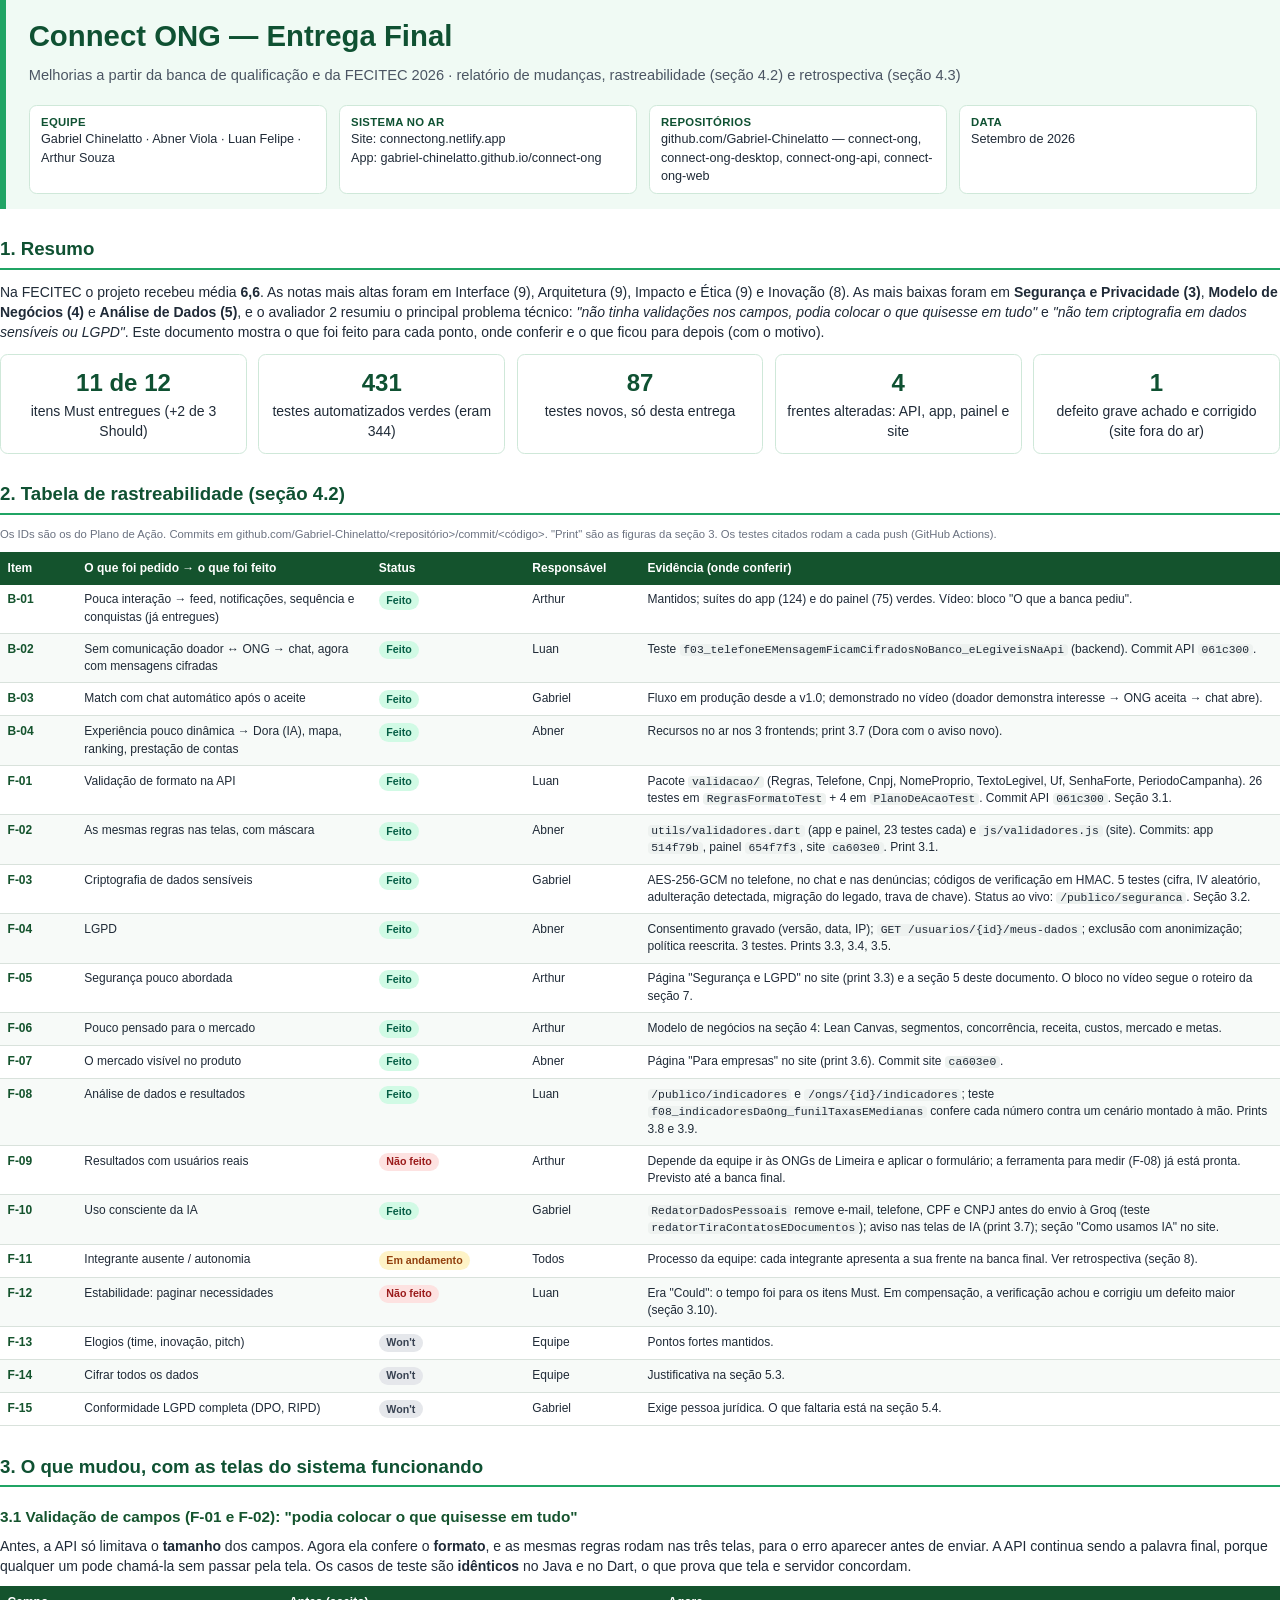
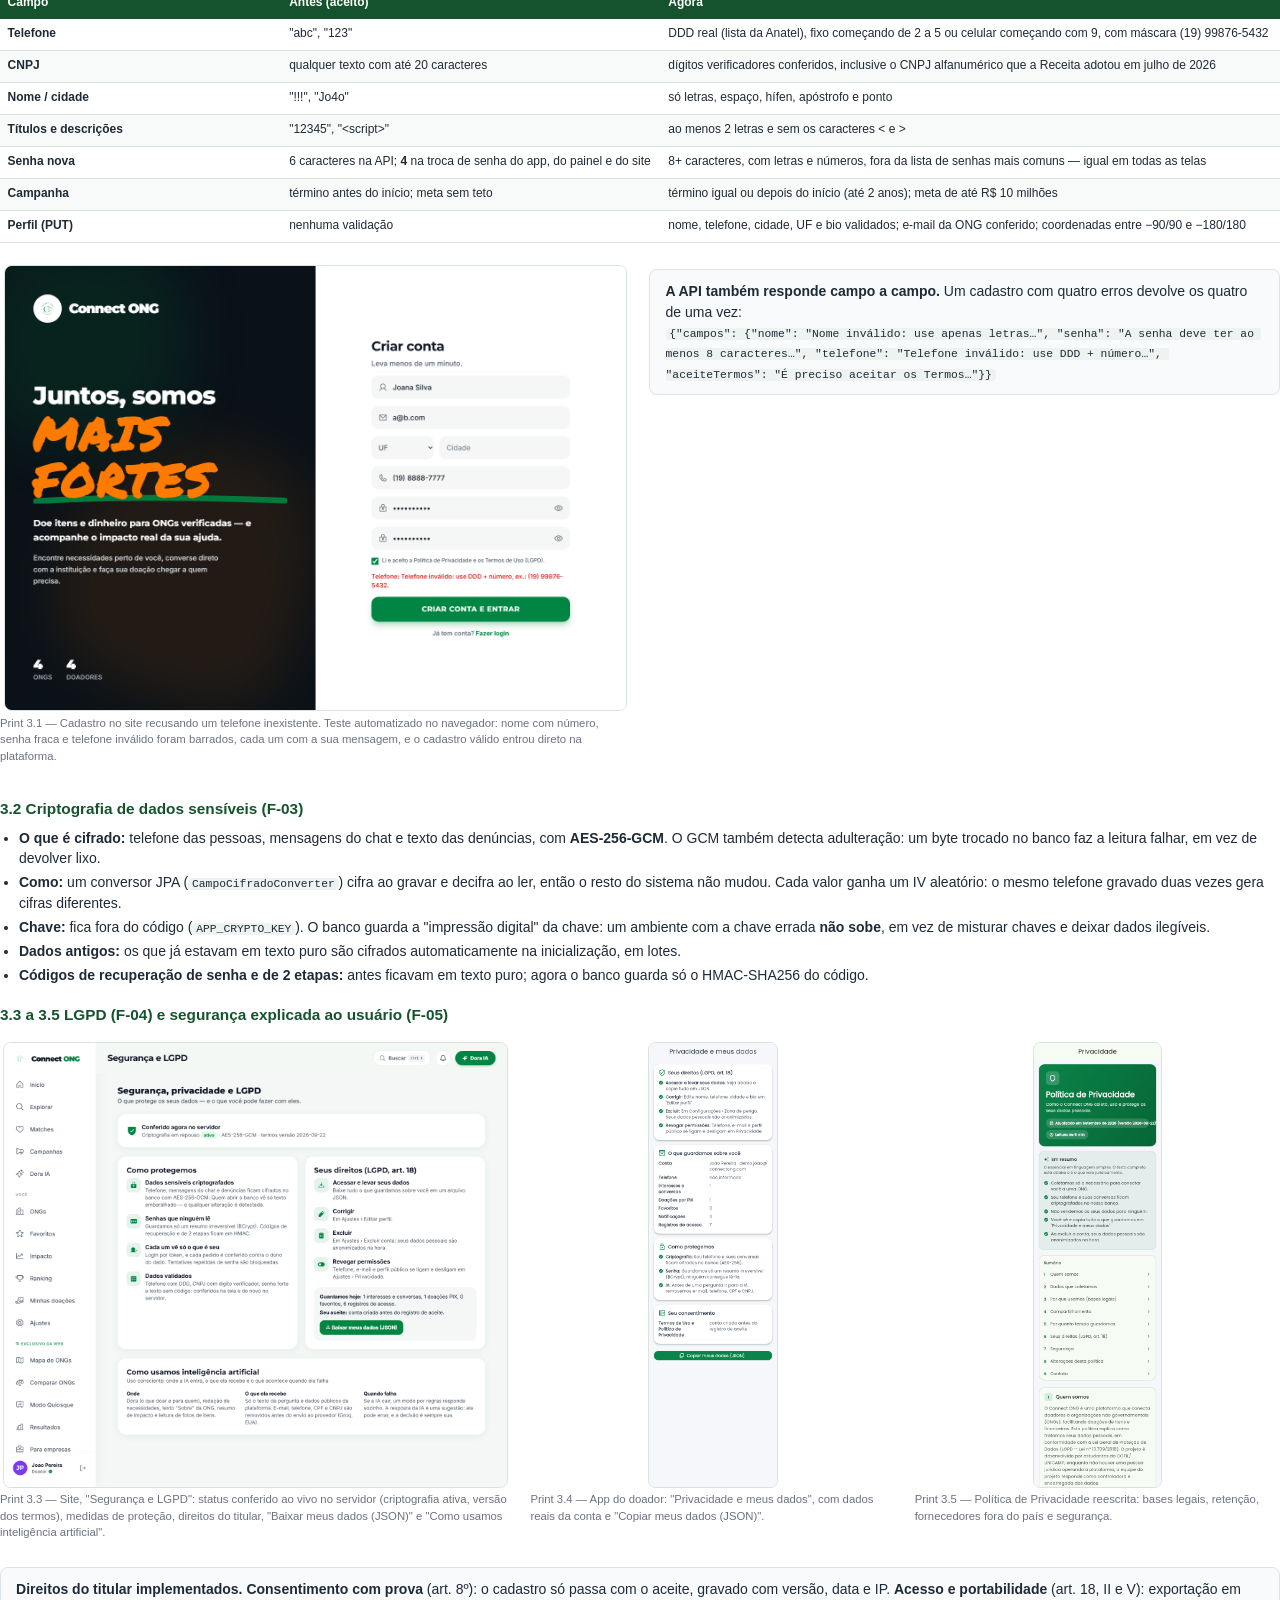
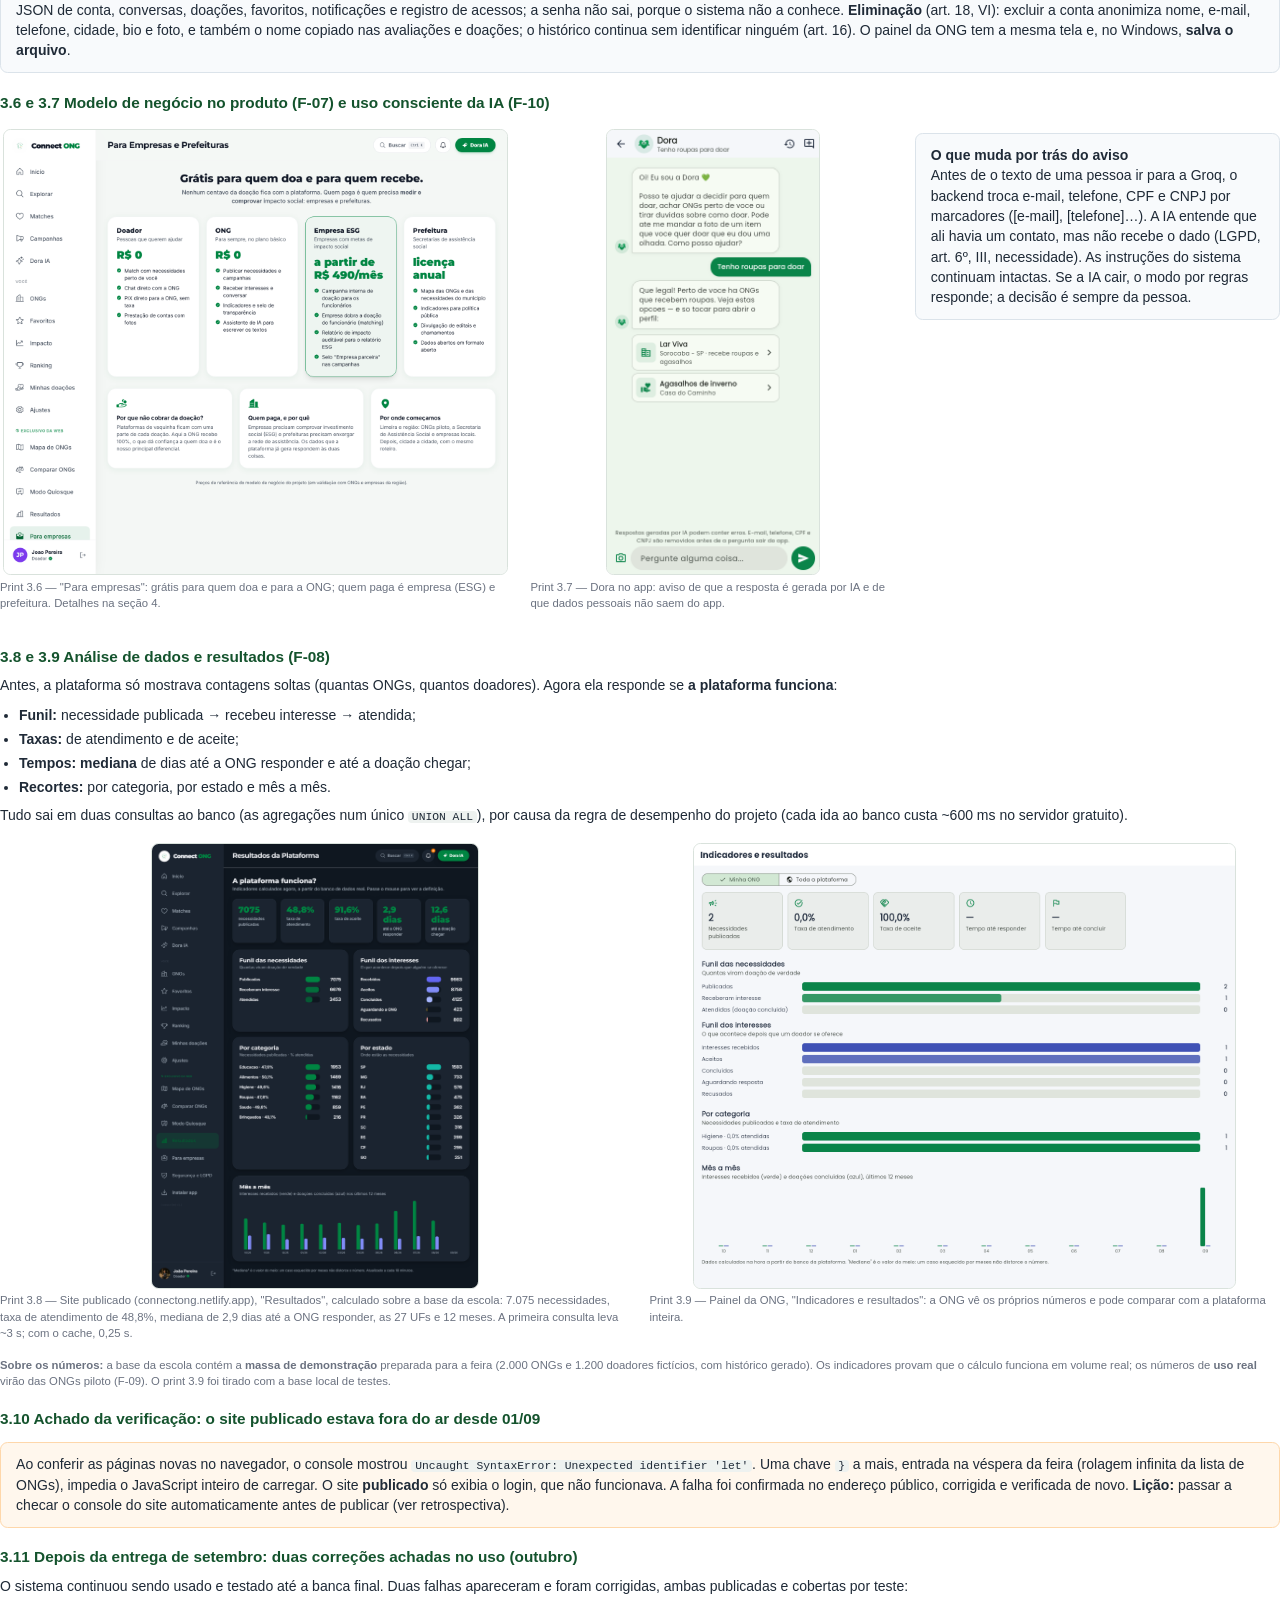
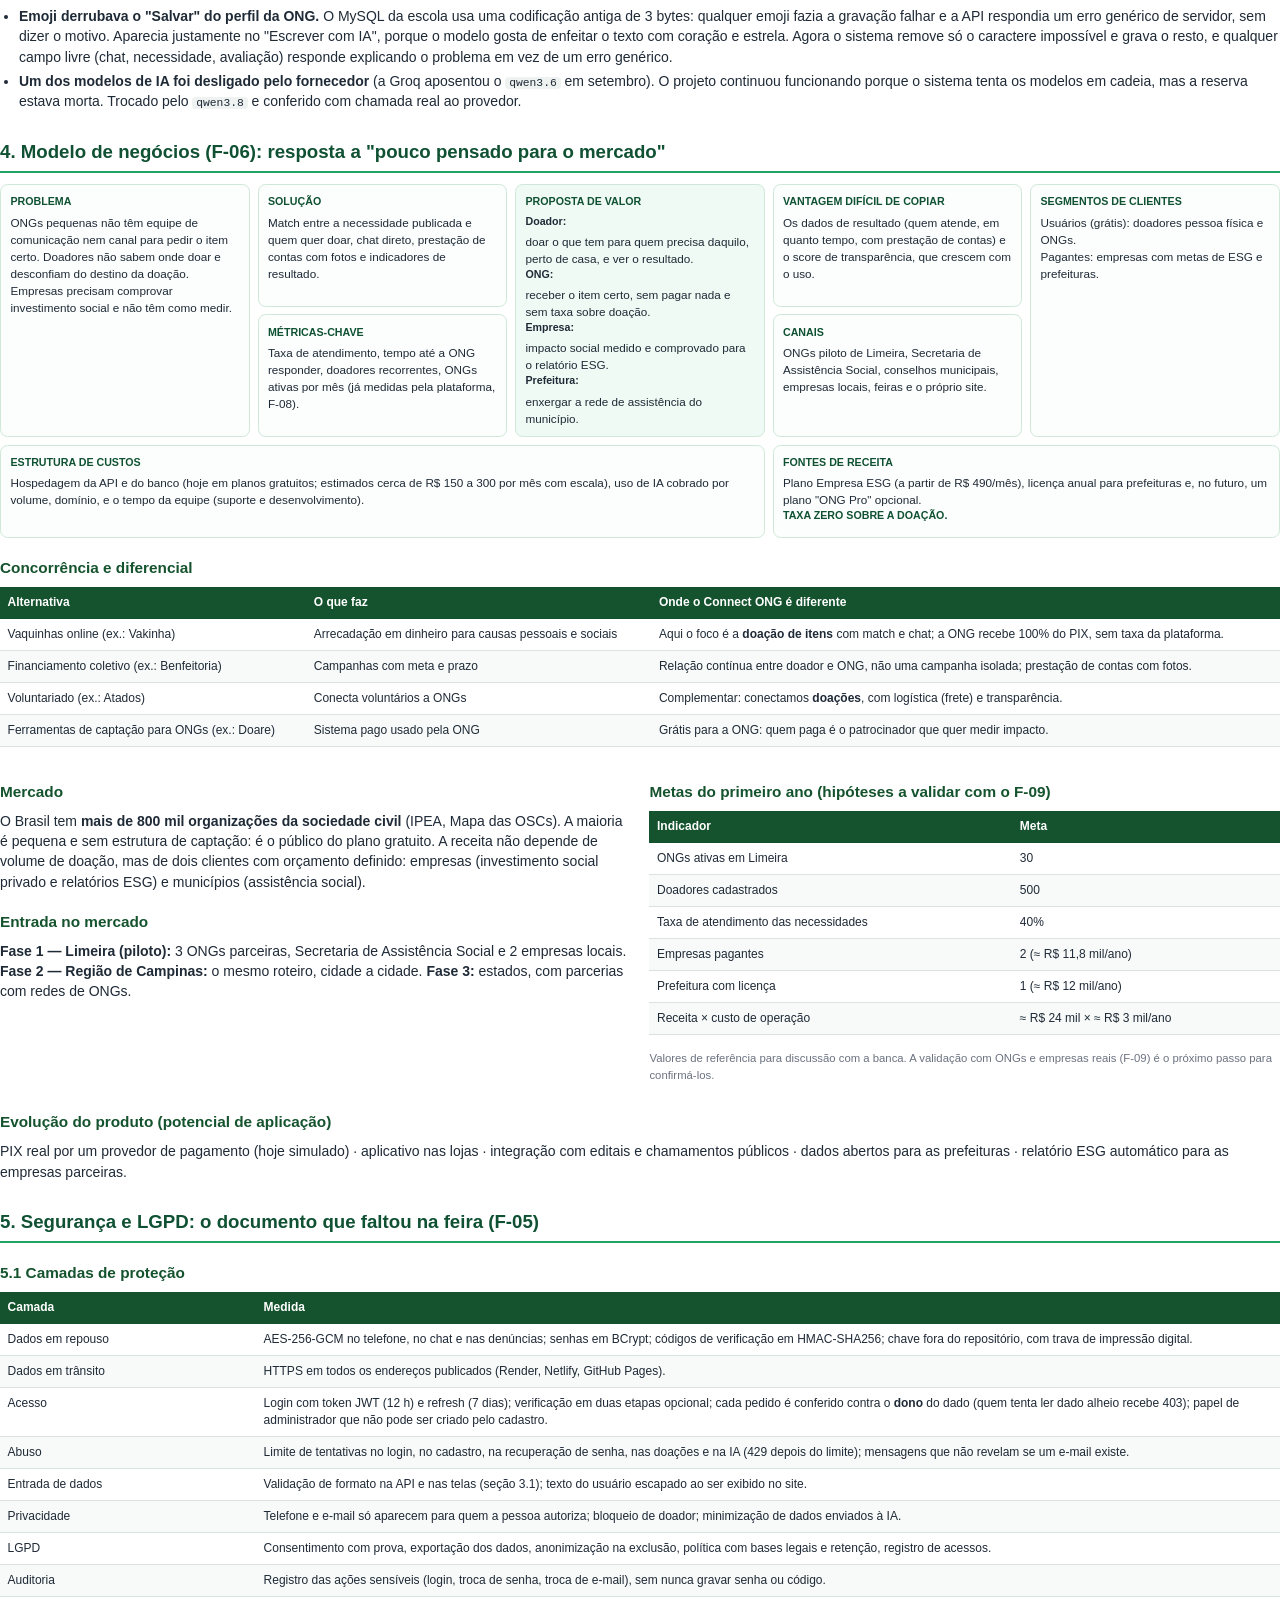
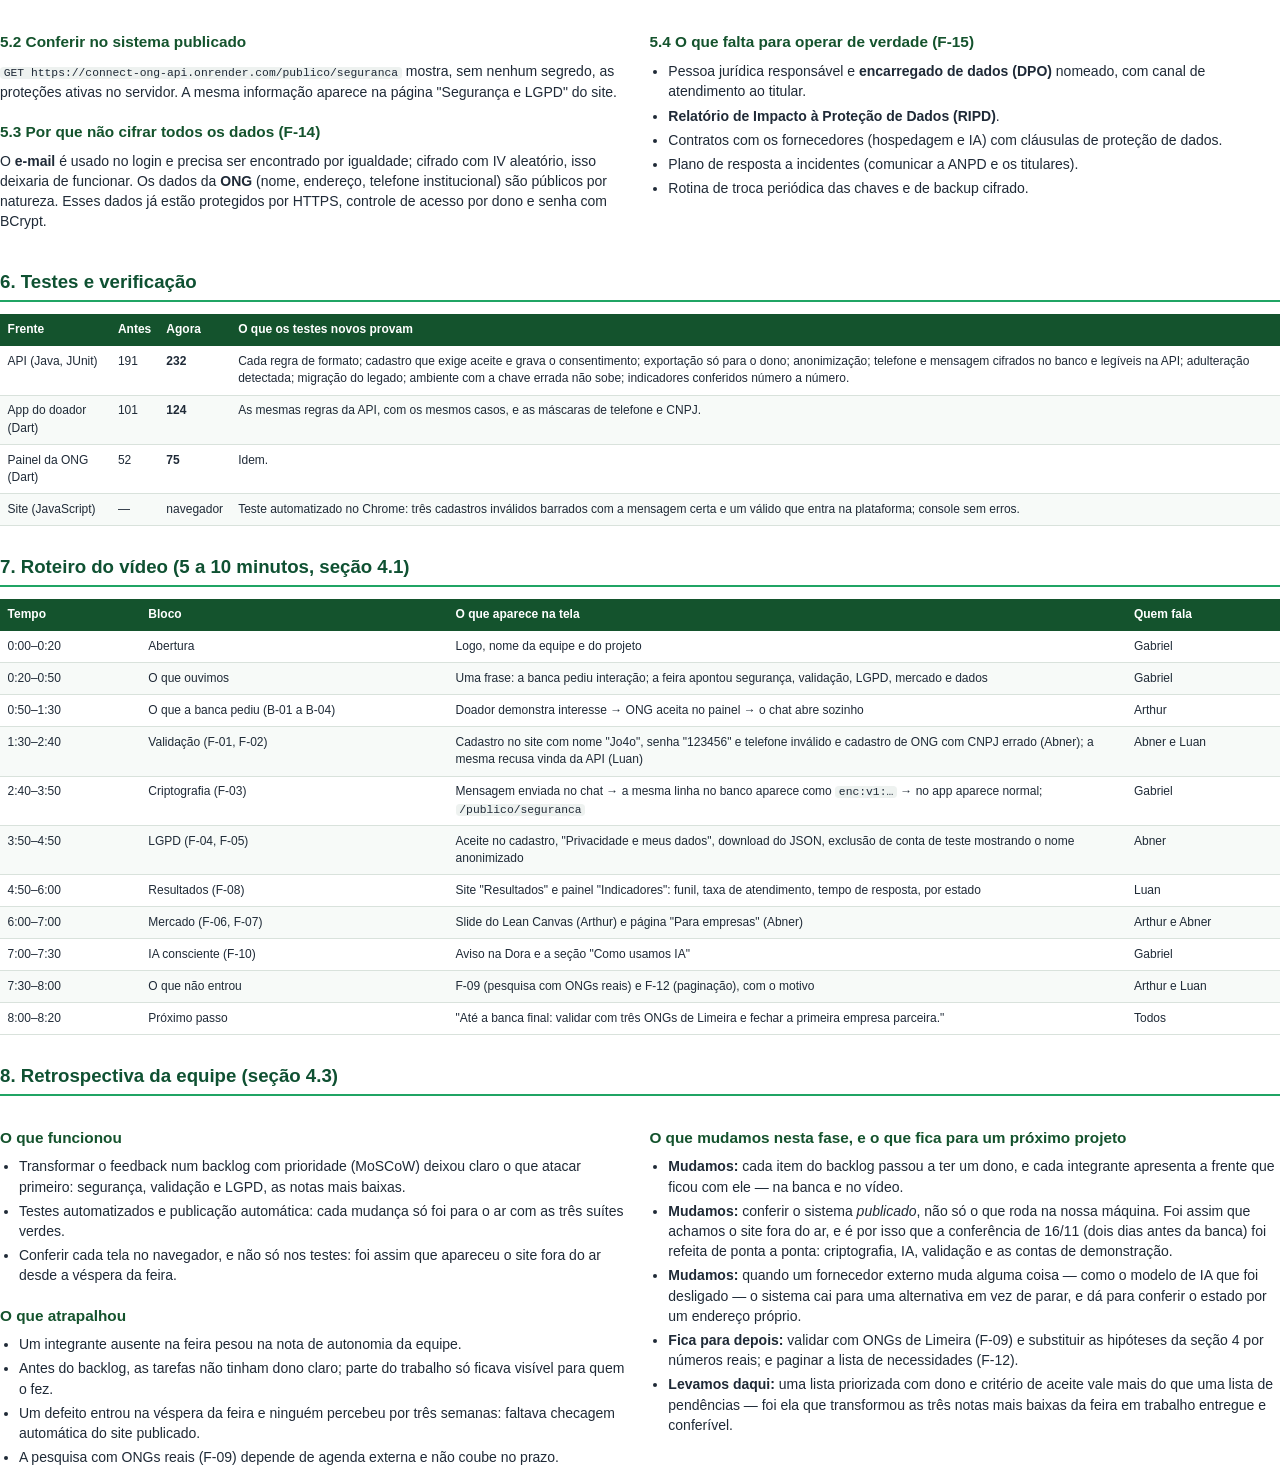
<file: docs/entregas/entrega-final.html>
<!doctype html>
<html lang="pt-BR"><head><meta charset="utf-8">
<title>Connect ONG — Entrega Final: mudanças e rastreabilidade</title>
<link rel="stylesheet" href="estilo.css">
<style>
  .print { display: block; width: auto; max-width: 100%; max-height: 118mm; border: 1px solid #d9e2dc; border-radius: 2mm; margin: 2mm auto 1mm; }
  .fig { break-inside: avoid; }
  .fig2, .fig3 { break-inside: avoid; }
  .legenda { font-size: 8.5pt; color: #6b7280; margin-bottom: 4mm; }
  .fig2 { display: grid; grid-template-columns: 1fr 1fr; gap: 5mm; align-items: start; }
  .fig3 { display: grid; grid-template-columns: 1.4fr 1fr 1fr; gap: 5mm; align-items: start; }
  .antesdepois td:first-child { width: 22%; font-weight: 600; }
  .canvas { display: grid; grid-template-columns: repeat(5, 1fr); grid-template-rows: auto auto auto; gap: 2mm; font-size: 8.8pt; }
  .canvas div { border: 1px solid #cfe8d9; border-radius: 2mm; padding: 2.5mm; background: #fbfefc; }
  .canvas b { display: block; color: #0f5132; font-size: 8pt; text-transform: uppercase; margin-bottom: 1mm; }
  .c-prob { grid-column: 1; grid-row: 1 / span 2; } .c-sol { grid-column: 2; grid-row: 1; } .c-met { grid-column: 2; grid-row: 2; }
  .c-prop { grid-column: 3; grid-row: 1 / span 2; background: #f0faf4 !important; } .c-vant { grid-column: 4; grid-row: 1; }
  .c-can { grid-column: 4; grid-row: 2; } .c-seg { grid-column: 5; grid-row: 1 / span 2; }
  .c-cus { grid-column: 1 / span 3; grid-row: 3; } .c-rec { grid-column: 4 / span 2; grid-row: 3; }
  .numeros { display: grid; grid-template-columns: repeat(5, 1fr); gap: 3mm; margin: 3mm 0; }
  .numeros div { border: 1px solid #cfe8d9; border-radius: 2mm; padding: 3mm; text-align: center; background: #fff; }
  .numeros b { display: block; font-size: 18pt; color: #0f5132; }
  .alerta { background: #fff7ed; border: 1px solid #fed7aa; border-radius: 2mm; padding: 3mm 4mm; margin: 3mm 0; break-inside: avoid; }
</style></head><body>

<div class="capa">
  <h1>Connect ONG — Entrega Final</h1>
  <div class="sub">Melhorias a partir da banca de qualificação e da FECITEC 2026 · relatório de mudanças, rastreabilidade (seção 4.2) e retrospectiva (seção 4.3)</div>
  <div class="meta">
    <div><b>Equipe</b>Gabriel Chinelatto · Abner Viola · Luan Felipe · Arthur Souza</div>
    <div><b>Sistema no ar</b>Site: connectong.netlify.app<br>App: gabriel-chinelatto.github.io/connect-ong</div>
    <div><b>Repositórios</b>github.com/Gabriel-Chinelatto — connect-ong, connect-ong-desktop, connect-ong-api, connect-ong-web</div>
    <div><b>Data</b>Setembro de 2026</div>
  </div>
</div>

<h2>1. Resumo</h2>
<p>Na FECITEC o projeto recebeu média <b>6,6</b>. As notas mais altas foram em Interface (9), Arquitetura (9), Impacto e Ética (9) e Inovação (8). As mais baixas foram em <b>Segurança e Privacidade (3)</b>, <b>Modelo de Negócios (4)</b> e <b>Análise de Dados (5)</b>, e o avaliador 2 resumiu o principal problema técnico: <i>"não tinha validações nos campos, podia colocar o que quisesse em tudo"</i> e <i>"não tem criptografia em dados sensíveis ou LGPD"</i>. Este documento mostra o que foi feito para cada ponto, onde conferir e o que ficou para depois (com o motivo).</p>
<div class="numeros">
  <div><b>11 de 12</b>itens Must entregues (+2 de 3 Should)</div>
  <div><b>431</b>testes automatizados verdes (eram 344)</div>
  <div><b>87</b>testes novos, só desta entrega</div>
  <div><b>4</b>frentes alteradas: API, app, painel e site</div>
  <div><b>1</b>defeito grave achado e corrigido (site fora do ar)</div>
</div>

<h2>2. Tabela de rastreabilidade (seção 4.2)</h2>
<p class="nota">Os IDs são os do Plano de Ação. Commits em github.com/Gabriel-Chinelatto/&lt;repositório&gt;/commit/&lt;código&gt;. "Print" são as figuras da seção 3. Os testes citados rodam a cada push (GitHub Actions).</p>
<table>
<thead><tr><th style="width:6%">Item</th><th style="width:23%">O que foi pedido → o que foi feito</th><th style="width:12%">Status</th><th style="width:9%">Responsável</th><th style="width:50%">Evidência (onde conferir)</th></tr></thead>
<tbody>
<tr><td class="id">B-01</td><td>Pouca interação → feed, notificações, sequência e conquistas (já entregues)</td><td><span class="tag feito">Feito</span></td><td>Arthur</td><td>Mantidos; suítes do app (124) e do painel (75) verdes. Vídeo: bloco "O que a banca pediu".</td></tr>
<tr><td class="id">B-02</td><td>Sem comunicação doador ↔ ONG → chat, agora com mensagens cifradas</td><td><span class="tag feito">Feito</span></td><td>Luan</td><td>Teste <code>f03_telefoneEMensagemFicamCifradosNoBanco_eLegiveisNaApi</code> (backend). Commit API <code>061c300</code>.</td></tr>
<tr><td class="id">B-03</td><td>Match com chat automático após o aceite</td><td><span class="tag feito">Feito</span></td><td>Gabriel</td><td>Fluxo em produção desde a v1.0; demonstrado no vídeo (doador demonstra interesse → ONG aceita → chat abre).</td></tr>
<tr><td class="id">B-04</td><td>Experiência pouco dinâmica → Dora (IA), mapa, ranking, prestação de contas</td><td><span class="tag feito">Feito</span></td><td>Abner</td><td>Recursos no ar nos 3 frontends; print 3.7 (Dora com o aviso novo).</td></tr>
<tr><td class="id">F-01</td><td>Validação de formato na API</td><td><span class="tag feito">Feito</span></td><td>Luan</td><td>Pacote <code>validacao/</code> (Regras, Telefone, Cnpj, NomeProprio, TextoLegivel, Uf, SenhaForte, PeriodoCampanha). 26 testes em <code>RegrasFormatoTest</code> + 4 em <code>PlanoDeAcaoTest</code>. Commit API <code>061c300</code>. Seção 3.1.</td></tr>
<tr><td class="id">F-02</td><td>As mesmas regras nas telas, com máscara</td><td><span class="tag feito">Feito</span></td><td>Abner</td><td><code>utils/validadores.dart</code> (app e painel, 23 testes cada) e <code>js/validadores.js</code> (site). Commits: app <code>514f79b</code>, painel <code>654f7f3</code>, site <code>ca603e0</code>. Print 3.1.</td></tr>
<tr><td class="id">F-03</td><td>Criptografia de dados sensíveis</td><td><span class="tag feito">Feito</span></td><td>Gabriel</td><td>AES-256-GCM no telefone, no chat e nas denúncias; códigos de verificação em HMAC. 5 testes (cifra, IV aleatório, adulteração detectada, migração do legado, trava de chave). Status ao vivo: <code>/publico/seguranca</code>. Seção 3.2.</td></tr>
<tr><td class="id">F-04</td><td>LGPD</td><td><span class="tag feito">Feito</span></td><td>Abner</td><td>Consentimento gravado (versão, data, IP); <code>GET /usuarios/{id}/meus-dados</code>; exclusão com anonimização; política reescrita. 3 testes. Prints 3.3, 3.4, 3.5.</td></tr>
<tr><td class="id">F-05</td><td>Segurança pouco abordada</td><td><span class="tag feito">Feito</span></td><td>Arthur</td><td>Página "Segurança e LGPD" no site (print 3.3) e a seção 5 deste documento. O bloco no vídeo segue o roteiro da seção 7.</td></tr>
<tr><td class="id">F-06</td><td>Pouco pensado para o mercado</td><td><span class="tag feito">Feito</span></td><td>Arthur</td><td>Modelo de negócios na seção 4: Lean Canvas, segmentos, concorrência, receita, custos, mercado e metas.</td></tr>
<tr><td class="id">F-07</td><td>O mercado visível no produto</td><td><span class="tag feito">Feito</span></td><td>Abner</td><td>Página "Para empresas" no site (print 3.6). Commit site <code>ca603e0</code>.</td></tr>
<tr><td class="id">F-08</td><td>Análise de dados e resultados</td><td><span class="tag feito">Feito</span></td><td>Luan</td><td><code>/publico/indicadores</code> e <code>/ongs/{id}/indicadores</code>; teste <code>f08_indicadoresDaOng_funilTaxasEMedianas</code> confere cada número contra um cenário montado à mão. Prints 3.8 e 3.9.</td></tr>
<tr><td class="id">F-09</td><td>Resultados com usuários reais</td><td><span class="tag nao">Não feito</span></td><td>Arthur</td><td>Depende da equipe ir às ONGs de Limeira e aplicar o formulário; a ferramenta para medir (F-08) já está pronta. Previsto até a banca final.</td></tr>
<tr><td class="id">F-10</td><td>Uso consciente da IA</td><td><span class="tag feito">Feito</span></td><td>Gabriel</td><td><code>RedatorDadosPessoais</code> remove e-mail, telefone, CPF e CNPJ antes do envio à Groq (teste <code>redatorTiraContatosEDocumentos</code>); aviso nas telas de IA (print 3.7); seção "Como usamos IA" no site.</td></tr>
<tr><td class="id">F-11</td><td>Integrante ausente / autonomia</td><td><span class="tag parcial">Em andamento</span></td><td>Todos</td><td>Processo da equipe: cada integrante apresenta a sua frente na banca final. Ver retrospectiva (seção 8).</td></tr>
<tr><td class="id">F-12</td><td>Estabilidade: paginar necessidades</td><td><span class="tag nao">Não feito</span></td><td>Luan</td><td>Era "Could": o tempo foi para os itens Must. Em compensação, a verificação achou e corrigiu um defeito maior (seção 3.10).</td></tr>
<tr><td class="id">F-13</td><td>Elogios (time, inovação, pitch)</td><td><span class="tag wont">Won't</span></td><td>Equipe</td><td>Pontos fortes mantidos.</td></tr>
<tr><td class="id">F-14</td><td>Cifrar todos os dados</td><td><span class="tag wont">Won't</span></td><td>Equipe</td><td>Justificativa na seção 5.3.</td></tr>
<tr><td class="id">F-15</td><td>Conformidade LGPD completa (DPO, RIPD)</td><td><span class="tag wont">Won't</span></td><td>Gabriel</td><td>Exige pessoa jurídica. O que faltaria está na seção 5.4.</td></tr>
</tbody></table>

<h2>3. O que mudou, com as telas do sistema funcionando</h2>

<h3>3.1 Validação de campos (F-01 e F-02): "podia colocar o que quisesse em tudo"</h3>
<p>Antes, a API só limitava o <b>tamanho</b> dos campos. Agora ela confere o <b>formato</b>, e as mesmas regras rodam nas três telas, para o erro aparecer antes de enviar. A API continua sendo a palavra final, porque qualquer um pode chamá-la sem passar pela tela. Os casos de teste são <b>idênticos</b> no Java e no Dart, o que prova que tela e servidor concordam.</p>
<table class="antesdepois">
<thead><tr><th>Campo</th><th>Antes (aceito)</th><th>Agora</th></tr></thead>
<tbody>
<tr><td>Telefone</td><td>"abc", "123"</td><td>DDD real (lista da Anatel), fixo começando de 2 a 5 ou celular começando com 9, com máscara (19) 99876-5432</td></tr>
<tr><td>CNPJ</td><td>qualquer texto com até 20 caracteres</td><td>dígitos verificadores conferidos, inclusive o CNPJ alfanumérico que a Receita adotou em julho de 2026</td></tr>
<tr><td>Nome / cidade</td><td>"!!!", "Jo4o"</td><td>só letras, espaço, hífen, apóstrofo e ponto</td></tr>
<tr><td>Títulos e descrições</td><td>"12345", "&lt;script&gt;"</td><td>ao menos 2 letras e sem os caracteres &lt; e &gt;</td></tr>
<tr><td>Senha nova</td><td>6 caracteres na API; <b>4</b> na troca de senha do app, do painel e do site</td><td>8+ caracteres, com letras e números, fora da lista de senhas mais comuns — igual em todas as telas</td></tr>
<tr><td>Campanha</td><td>término antes do início; meta sem teto</td><td>término igual ou depois do início (até 2 anos); meta de até R$ 10 milhões</td></tr>
<tr><td>Perfil (PUT)</td><td>nenhuma validação</td><td>nome, telefone, cidade, UF e bio validados; e-mail da ONG conferido; coordenadas entre −90/90 e −180/180</td></tr>
</tbody></table>
<div class="fig2">
  <div class="fig"><img class="print" src="prints/site-cadastro-validacao.png"><div class="legenda">Print 3.1 — Cadastro no site recusando um telefone inexistente. Teste automatizado no navegador: nome com número, senha fraca e telefone inválido foram barrados, cada um com a sua mensagem, e o cadastro válido entrou direto na plataforma.</div></div>
  <div class="caixa"><b>A API também responde campo a campo.</b> Um cadastro com quatro erros devolve os quatro de uma vez:<br><code style="white-space:pre-wrap">{"campos": {"nome": "Nome inválido: use apenas letras…", "senha": "A senha deve ter ao menos 8 caracteres…", "telefone": "Telefone inválido: use DDD + número…", "aceiteTermos": "É preciso aceitar os Termos…"}}</code></div>
</div>

<h3>3.2 Criptografia de dados sensíveis (F-03)</h3>
<ul>
<li><b>O que é cifrado:</b> telefone das pessoas, mensagens do chat e texto das denúncias, com <b>AES-256-GCM</b>. O GCM também detecta adulteração: um byte trocado no banco faz a leitura falhar, em vez de devolver lixo.</li>
<li><b>Como:</b> um conversor JPA (<code>CampoCifradoConverter</code>) cifra ao gravar e decifra ao ler, então o resto do sistema não mudou. Cada valor ganha um IV aleatório: o mesmo telefone gravado duas vezes gera cifras diferentes.</li>
<li><b>Chave:</b> fica fora do código (<code>APP_CRYPTO_KEY</code>). O banco guarda a "impressão digital" da chave: um ambiente com a chave errada <b>não sobe</b>, em vez de misturar chaves e deixar dados ilegíveis.</li>
<li><b>Dados antigos:</b> os que já estavam em texto puro são cifrados automaticamente na inicialização, em lotes.</li>
<li><b>Códigos de recuperação de senha e de 2 etapas:</b> antes ficavam em texto puro; agora o banco guarda só o HMAC-SHA256 do código.</li>
</ul>

<h3>3.3 a 3.5 LGPD (F-04) e segurança explicada ao usuário (F-05)</h3>
<div class="fig3">
  <div class="fig"><img class="print" src="prints/site-seguranca.png"><div class="legenda">Print 3.3 — Site, "Segurança e LGPD": status conferido ao vivo no servidor (criptografia ativa, versão dos termos), medidas de proteção, direitos do titular, "Baixar meus dados (JSON)" e "Como usamos inteligência artificial".</div></div>
  <div class="fig"><img class="print" src="prints/doador-meus-dados.png"><div class="legenda">Print 3.4 — App do doador: "Privacidade e meus dados", com dados reais da conta e "Copiar meus dados (JSON)".</div></div>
  <div class="fig"><img class="print" src="prints/doador-politica-privacidade.png"><div class="legenda">Print 3.5 — Política de Privacidade reescrita: bases legais, retenção, fornecedores fora do país e segurança.</div></div>
</div>
<div class="caixa"><b>Direitos do titular implementados.</b>
<b>Consentimento com prova</b> (art. 8º): o cadastro só passa com o aceite, gravado com versão, data e IP.
<b>Acesso e portabilidade</b> (art. 18, II e V): exportação em JSON de conta, conversas, doações, favoritos, notificações e registro de acessos; a senha não sai, porque o sistema não a conhece.
<b>Eliminação</b> (art. 18, VI): excluir a conta anonimiza nome, e-mail, telefone, cidade, bio e foto, e também o nome copiado nas avaliações e doações; o histórico continua sem identificar ninguém (art. 16).
O painel da ONG tem a mesma tela e, no Windows, <b>salva o arquivo</b>.</div>

<h3>3.6 e 3.7 Modelo de negócio no produto (F-07) e uso consciente da IA (F-10)</h3>
<div class="fig3">
  <div class="fig"><img class="print" src="prints/site-planos.png"><div class="legenda">Print 3.6 — "Para empresas": grátis para quem doa e para a ONG; quem paga é empresa (ESG) e prefeitura. Detalhes na seção 4.</div></div>
  <div class="fig"><img class="print" src="prints/doador-assistente-aviso-ia.png"><div class="legenda">Print 3.7 — Dora no app: aviso de que a resposta é gerada por IA e de que dados pessoais não saem do app.</div></div>
  <div class="caixa"><b>O que muda por trás do aviso</b><br>Antes de o texto de uma pessoa ir para a Groq, o backend troca e-mail, telefone, CPF e CNPJ por marcadores ([e-mail], [telefone]…). A IA entende que ali havia um contato, mas não recebe o dado (LGPD, art. 6º, III, necessidade). As instruções do sistema continuam intactas. Se a IA cair, o modo por regras responde; a decisão é sempre da pessoa.</div>
</div>

<h3>3.8 e 3.9 Análise de dados e resultados (F-08)</h3>
<p>Antes, a plataforma só mostrava contagens soltas (quantas ONGs, quantos doadores). Agora ela responde se <b>a plataforma funciona</b>:</p>
<ul>
<li><b>Funil:</b> necessidade publicada → recebeu interesse → atendida;</li>
<li><b>Taxas:</b> de atendimento e de aceite;</li>
<li><b>Tempos:</b> <b>mediana</b> de dias até a ONG responder e até a doação chegar;</li>
<li><b>Recortes:</b> por categoria, por estado e mês a mês.</li>
</ul>
<p>Tudo sai em duas consultas ao banco (as agregações num único <code>UNION ALL</code>), por causa da regra de desempenho do projeto (cada ida ao banco custa ~600 ms no servidor gratuito).</p>
<div class="fig2">
  <div class="fig"><img class="print" src="prints/site-resultados-producao.png"><div class="legenda">Print 3.8 — Site publicado (connectong.netlify.app), "Resultados", calculado sobre a base da escola: 7.075 necessidades, taxa de atendimento de 48,8%, mediana de 2,9 dias até a ONG responder, as 27 UFs e 12 meses. A primeira consulta leva ~3 s; com o cache, 0,25 s.</div></div>
  <div class="fig"><img class="print" src="prints/painel-indicadores.png"><div class="legenda">Print 3.9 — Painel da ONG, "Indicadores e resultados": a ONG vê os próprios números e pode comparar com a plataforma inteira.</div></div>
</div>
<p class="nota"><b>Sobre os números:</b> a base da escola contém a <b>massa de demonstração</b> preparada para a feira (2.000 ONGs e 1.200 doadores fictícios, com histórico gerado). Os indicadores provam que o cálculo funciona em volume real; os números de <b>uso real</b> virão das ONGs piloto (F-09). O print 3.9 foi tirado com a base local de testes.</p>

<h3>3.10 Achado da verificação: o site publicado estava fora do ar desde 01/09</h3>
<div class="alerta">Ao conferir as páginas novas no navegador, o console mostrou <code>Uncaught SyntaxError: Unexpected identifier 'let'</code>. Uma chave <code>}</code> a mais, entrada na véspera da feira (rolagem infinita da lista de ONGs), impedia o JavaScript inteiro de carregar. O site <b>publicado</b> só exibia o login, que não funcionava. A falha foi confirmada no endereço público, corrigida e verificada de novo. <b>Lição:</b> passar a checar o console do site automaticamente antes de publicar (ver retrospectiva).</div>

<h3>3.11 Depois da entrega de setembro: duas correções achadas no uso (outubro)</h3>
<p>O sistema continuou sendo usado e testado até a banca final. Duas falhas apareceram e foram corrigidas, ambas publicadas e cobertas por teste:</p>
<ul>
<li><b>Emoji derrubava o "Salvar" do perfil da ONG.</b> O MySQL da escola usa uma codificação antiga de 3 bytes: qualquer emoji fazia a gravação falhar e a API respondia um erro genérico de servidor, sem dizer o motivo. Aparecia justamente no "Escrever com IA", porque o modelo gosta de enfeitar o texto com coração e estrela. Agora o sistema remove só o caractere impossível e grava o resto, e qualquer campo livre (chat, necessidade, avaliação) responde explicando o problema em vez de um erro genérico.</li>
<li><b>Um dos modelos de IA foi desligado pelo fornecedor</b> (a Groq aposentou o <code>qwen3.6</code> em setembro). O projeto continuou funcionando porque o sistema tenta os modelos em cadeia, mas a reserva estava morta. Trocado pelo <code>qwen3.8</code> e conferido com chamada real ao provedor.</li>
</ul>

<h2 class="quebra">4. Modelo de negócios (F-06): resposta a "pouco pensado para o mercado"</h2>
<div class="canvas">
  <div class="c-prob"><b>Problema</b>ONGs pequenas não têm equipe de comunicação nem canal para pedir o item certo. Doadores não sabem onde doar e desconfiam do destino da doação. Empresas precisam comprovar investimento social e não têm como medir.</div>
  <div class="c-sol"><b>Solução</b>Match entre a necessidade publicada e quem quer doar, chat direto, prestação de contas com fotos e indicadores de resultado.</div>
  <div class="c-met"><b>Métricas-chave</b>Taxa de atendimento, tempo até a ONG responder, doadores recorrentes, ONGs ativas por mês (já medidas pela plataforma, F-08).</div>
  <div class="c-prop"><b>Proposta de valor</b><b style="text-transform:none;color:#1f2a37">Doador:</b> doar o que tem para quem precisa daquilo, perto de casa, e ver o resultado.<br><b style="text-transform:none;color:#1f2a37">ONG:</b> receber o item certo, sem pagar nada e sem taxa sobre doação.<br><b style="text-transform:none;color:#1f2a37">Empresa:</b> impacto social medido e comprovado para o relatório ESG.<br><b style="text-transform:none;color:#1f2a37">Prefeitura:</b> enxergar a rede de assistência do município.</div>
  <div class="c-vant"><b>Vantagem difícil de copiar</b>Os dados de resultado (quem atende, em quanto tempo, com prestação de contas) e o score de transparência, que crescem com o uso.</div>
  <div class="c-can"><b>Canais</b>ONGs piloto de Limeira, Secretaria de Assistência Social, conselhos municipais, empresas locais, feiras e o próprio site.</div>
  <div class="c-seg"><b>Segmentos de clientes</b>Usuários (grátis): doadores pessoa física e ONGs.<br>Pagantes: empresas com metas de ESG e prefeituras.</div>
  <div class="c-cus"><b>Estrutura de custos</b>Hospedagem da API e do banco (hoje em planos gratuitos; estimados cerca de R$ 150 a 300 por mês com escala), uso de IA cobrado por volume, domínio, e o tempo da equipe (suporte e desenvolvimento).</div>
  <div class="c-rec"><b>Fontes de receita</b>Plano Empresa ESG (a partir de R$ 490/mês), licença anual para prefeituras e, no futuro, um plano "ONG Pro" opcional. <b>Taxa zero sobre a doação.</b></div>
</div>

<h3>Concorrência e diferencial</h3>
<table>
<thead><tr><th>Alternativa</th><th>O que faz</th><th>Onde o Connect ONG é diferente</th></tr></thead>
<tbody>
<tr><td>Vaquinhas online (ex.: Vakinha)</td><td>Arrecadação em dinheiro para causas pessoais e sociais</td><td>Aqui o foco é a <b>doação de itens</b> com match e chat; a ONG recebe 100% do PIX, sem taxa da plataforma.</td></tr>
<tr><td>Financiamento coletivo (ex.: Benfeitoria)</td><td>Campanhas com meta e prazo</td><td>Relação contínua entre doador e ONG, não uma campanha isolada; prestação de contas com fotos.</td></tr>
<tr><td>Voluntariado (ex.: Atados)</td><td>Conecta voluntários a ONGs</td><td>Complementar: conectamos <b>doações</b>, com logística (frete) e transparência.</td></tr>
<tr><td>Ferramentas de captação para ONGs (ex.: Doare)</td><td>Sistema pago usado pela ONG</td><td>Grátis para a ONG: quem paga é o patrocinador que quer medir impacto.</td></tr>
</tbody></table>

<div class="dois">
<div>
<h3>Mercado</h3>
<p>O Brasil tem <b>mais de 800 mil organizações da sociedade civil</b> (IPEA, Mapa das OSCs). A maioria é pequena e sem estrutura de captação: é o público do plano gratuito. A receita não depende de volume de doação, mas de dois clientes com orçamento definido: empresas (investimento social privado e relatórios ESG) e municípios (assistência social).</p>
<h3>Entrada no mercado</h3>
<p><b>Fase 1 — Limeira (piloto):</b> 3 ONGs parceiras, Secretaria de Assistência Social e 2 empresas locais. <b>Fase 2 — Região de Campinas:</b> o mesmo roteiro, cidade a cidade. <b>Fase 3:</b> estados, com parcerias com redes de ONGs.</p>
</div>
<div>
<h3>Metas do primeiro ano (hipóteses a validar com o F-09)</h3>
<table>
<thead><tr><th>Indicador</th><th>Meta</th></tr></thead>
<tbody>
<tr><td>ONGs ativas em Limeira</td><td>30</td></tr>
<tr><td>Doadores cadastrados</td><td>500</td></tr>
<tr><td>Taxa de atendimento das necessidades</td><td>40%</td></tr>
<tr><td>Empresas pagantes</td><td>2 (≈ R$ 11,8 mil/ano)</td></tr>
<tr><td>Prefeitura com licença</td><td>1 (≈ R$ 12 mil/ano)</td></tr>
<tr><td>Receita × custo de operação</td><td>≈ R$ 24 mil × ≈ R$ 3 mil/ano</td></tr>
</tbody></table>
<p class="nota">Valores de referência para discussão com a banca. A validação com ONGs e empresas reais (F-09) é o próximo passo para confirmá-los.</p>
</div>
</div>
<h3>Evolução do produto (potencial de aplicação)</h3>
<p>PIX real por um provedor de pagamento (hoje simulado) · aplicativo nas lojas · integração com editais e chamamentos públicos · dados abertos para as prefeituras · relatório ESG automático para as empresas parceiras.</p>

<h2>5. Segurança e LGPD: o documento que faltou na feira (F-05)</h2>
<h3>5.1 Camadas de proteção</h3>
<table>
<thead><tr><th style="width:20%">Camada</th><th>Medida</th></tr></thead>
<tbody>
<tr><td>Dados em repouso</td><td>AES-256-GCM no telefone, no chat e nas denúncias; senhas em BCrypt; códigos de verificação em HMAC-SHA256; chave fora do repositório, com trava de impressão digital.</td></tr>
<tr><td>Dados em trânsito</td><td>HTTPS em todos os endereços publicados (Render, Netlify, GitHub Pages).</td></tr>
<tr><td>Acesso</td><td>Login com token JWT (12 h) e refresh (7 dias); verificação em duas etapas opcional; cada pedido é conferido contra o <b>dono</b> do dado (quem tenta ler dado alheio recebe 403); papel de administrador que não pode ser criado pelo cadastro.</td></tr>
<tr><td>Abuso</td><td>Limite de tentativas no login, no cadastro, na recuperação de senha, nas doações e na IA (429 depois do limite); mensagens que não revelam se um e-mail existe.</td></tr>
<tr><td>Entrada de dados</td><td>Validação de formato na API e nas telas (seção 3.1); texto do usuário escapado ao ser exibido no site.</td></tr>
<tr><td>Privacidade</td><td>Telefone e e-mail só aparecem para quem a pessoa autoriza; bloqueio de doador; minimização de dados enviados à IA.</td></tr>
<tr><td>LGPD</td><td>Consentimento com prova, exportação dos dados, anonimização na exclusão, política com bases legais e retenção, registro de acessos.</td></tr>
<tr><td>Auditoria</td><td>Registro das ações sensíveis (login, troca de senha, troca de e-mail), sem nunca gravar senha ou código.</td></tr>
</tbody></table>
<div class="dois">
<div>
<h3>5.2 Conferir no sistema publicado</h3>
<p><code>GET https://connect-ong-api.onrender.com/publico/seguranca</code> mostra, sem nenhum segredo, as proteções ativas no servidor. A mesma informação aparece na página "Segurança e LGPD" do site.</p>
<h3>5.3 Por que não cifrar todos os dados (F-14)</h3>
<p>O <b>e-mail</b> é usado no login e precisa ser encontrado por igualdade; cifrado com IV aleatório, isso deixaria de funcionar. Os dados da <b>ONG</b> (nome, endereço, telefone institucional) são públicos por natureza. Esses dados já estão protegidos por HTTPS, controle de acesso por dono e senha com BCrypt.</p>
</div>
<div>
<h3>5.4 O que falta para operar de verdade (F-15)</h3>
<ul>
<li>Pessoa jurídica responsável e <b>encarregado de dados (DPO)</b> nomeado, com canal de atendimento ao titular.</li>
<li><b>Relatório de Impacto à Proteção de Dados (RIPD)</b>.</li>
<li>Contratos com os fornecedores (hospedagem e IA) com cláusulas de proteção de dados.</li>
<li>Plano de resposta a incidentes (comunicar a ANPD e os titulares).</li>
<li>Rotina de troca periódica das chaves e de backup cifrado.</li>
</ul>
</div>
</div>

<h2>6. Testes e verificação</h2>
<table>
<thead><tr><th>Frente</th><th>Antes</th><th>Agora</th><th>O que os testes novos provam</th></tr></thead>
<tbody>
<tr><td>API (Java, JUnit)</td><td>191</td><td><b>232</b></td><td>Cada regra de formato; cadastro que exige aceite e grava o consentimento; exportação só para o dono; anonimização; telefone e mensagem cifrados no banco e legíveis na API; adulteração detectada; migração do legado; ambiente com a chave errada não sobe; indicadores conferidos número a número.</td></tr>
<tr><td>App do doador (Dart)</td><td>101</td><td><b>124</b></td><td>As mesmas regras da API, com os mesmos casos, e as máscaras de telefone e CNPJ.</td></tr>
<tr><td>Painel da ONG (Dart)</td><td>52</td><td><b>75</b></td><td>Idem.</td></tr>
<tr><td>Site (JavaScript)</td><td>—</td><td>navegador</td><td>Teste automatizado no Chrome: três cadastros inválidos barrados com a mensagem certa e um válido que entra na plataforma; console sem erros.</td></tr>
</tbody></table>

<h2>7. Roteiro do vídeo (5 a 10 minutos, seção 4.1)</h2>
<table>
<thead><tr><th style="width:11%">Tempo</th><th style="width:24%">Bloco</th><th>O que aparece na tela</th><th style="width:12%">Quem fala</th></tr></thead>
<tbody>
<tr><td>0:00–0:20</td><td>Abertura</td><td>Logo, nome da equipe e do projeto</td><td>Gabriel</td></tr>
<tr><td>0:20–0:50</td><td>O que ouvimos</td><td>Uma frase: a banca pediu interação; a feira apontou segurança, validação, LGPD, mercado e dados</td><td>Gabriel</td></tr>
<tr><td>0:50–1:30</td><td>O que a banca pediu (B-01 a B-04)</td><td>Doador demonstra interesse → ONG aceita no painel → o chat abre sozinho</td><td>Arthur</td></tr>
<tr><td>1:30–2:40</td><td>Validação (F-01, F-02)</td><td>Cadastro no site com nome "Jo4o", senha "123456" e telefone inválido e cadastro de ONG com CNPJ errado (Abner); a mesma recusa vinda da API (Luan)</td><td>Abner e Luan</td></tr>
<tr><td>2:40–3:50</td><td>Criptografia (F-03)</td><td>Mensagem enviada no chat → a mesma linha no banco aparece como <code>enc:v1:…</code> → no app aparece normal; <code>/publico/seguranca</code></td><td>Gabriel</td></tr>
<tr><td>3:50–4:50</td><td>LGPD (F-04, F-05)</td><td>Aceite no cadastro, "Privacidade e meus dados", download do JSON, exclusão de conta de teste mostrando o nome anonimizado</td><td>Abner</td></tr>
<tr><td>4:50–6:00</td><td>Resultados (F-08)</td><td>Site "Resultados" e painel "Indicadores": funil, taxa de atendimento, tempo de resposta, por estado</td><td>Luan</td></tr>
<tr><td>6:00–7:00</td><td>Mercado (F-06, F-07)</td><td>Slide do Lean Canvas (Arthur) e página "Para empresas" (Abner)</td><td>Arthur e Abner</td></tr>
<tr><td>7:00–7:30</td><td>IA consciente (F-10)</td><td>Aviso na Dora e a seção "Como usamos IA"</td><td>Gabriel</td></tr>
<tr><td>7:30–8:00</td><td>O que não entrou</td><td>F-09 (pesquisa com ONGs reais) e F-12 (paginação), com o motivo</td><td>Arthur e Luan</td></tr>
<tr><td>8:00–8:20</td><td>Próximo passo</td><td>"Até a banca final: validar com três ONGs de Limeira e fechar a primeira empresa parceira."</td><td>Todos</td></tr>
</tbody></table>

<h2>8. Retrospectiva da equipe (seção 4.3)</h2>
<div class="dois">
<div>
<h3>O que funcionou</h3>
<ul>
<li>Transformar o feedback num backlog com prioridade (MoSCoW) deixou claro o que atacar primeiro: segurança, validação e LGPD, as notas mais baixas.</li>
<li>Testes automatizados e publicação automática: cada mudança só foi para o ar com as três suítes verdes.</li>
<li>Conferir cada tela no navegador, e não só nos testes: foi assim que apareceu o site fora do ar desde a véspera da feira.</li>
</ul>
<h3>O que atrapalhou</h3>
<ul>
<li>Um integrante ausente na feira pesou na nota de autonomia da equipe.</li>
<li>Antes do backlog, as tarefas não tinham dono claro; parte do trabalho só ficava visível para quem o fez.</li>
<li>Um defeito entrou na véspera da feira e ninguém percebeu por três semanas: faltava checagem automática do site publicado.</li>
<li>A pesquisa com ONGs reais (F-09) depende de agenda externa e não coube no prazo.</li>
</ul>
</div>
<div>
<h3>O que mudamos nesta fase, e o que fica para um próximo projeto</h3>
<ul>
<li><b>Mudamos:</b> cada item do backlog passou a ter um dono, e cada integrante apresenta a frente que ficou com ele — na banca e no vídeo.</li>
<li><b>Mudamos:</b> conferir o sistema <i>publicado</i>, não só o que roda na nossa máquina. Foi assim que achamos o site fora do ar, e é por isso que a conferência de 16/11 (dois dias antes da banca) foi refeita de ponta a ponta: criptografia, IA, validação e as contas de demonstração.</li>
<li><b>Mudamos:</b> quando um fornecedor externo muda alguma coisa — como o modelo de IA que foi desligado — o sistema cai para uma alternativa em vez de parar, e dá para conferir o estado por um endereço próprio.</li>
<li><b>Fica para depois:</b> validar com ONGs de Limeira (F-09) e substituir as hipóteses da seção 4 por números reais; e paginar a lista de necessidades (F-12).</li>
<li><b>Levamos daqui:</b> uma lista priorizada com dono e critério de aceite vale mais do que uma lista de pendências — foi ela que transformou as três notas mais baixas da feira em trabalho entregue e conferível.</li>
</ul>
</div>
</div>

</body></html>
</file>
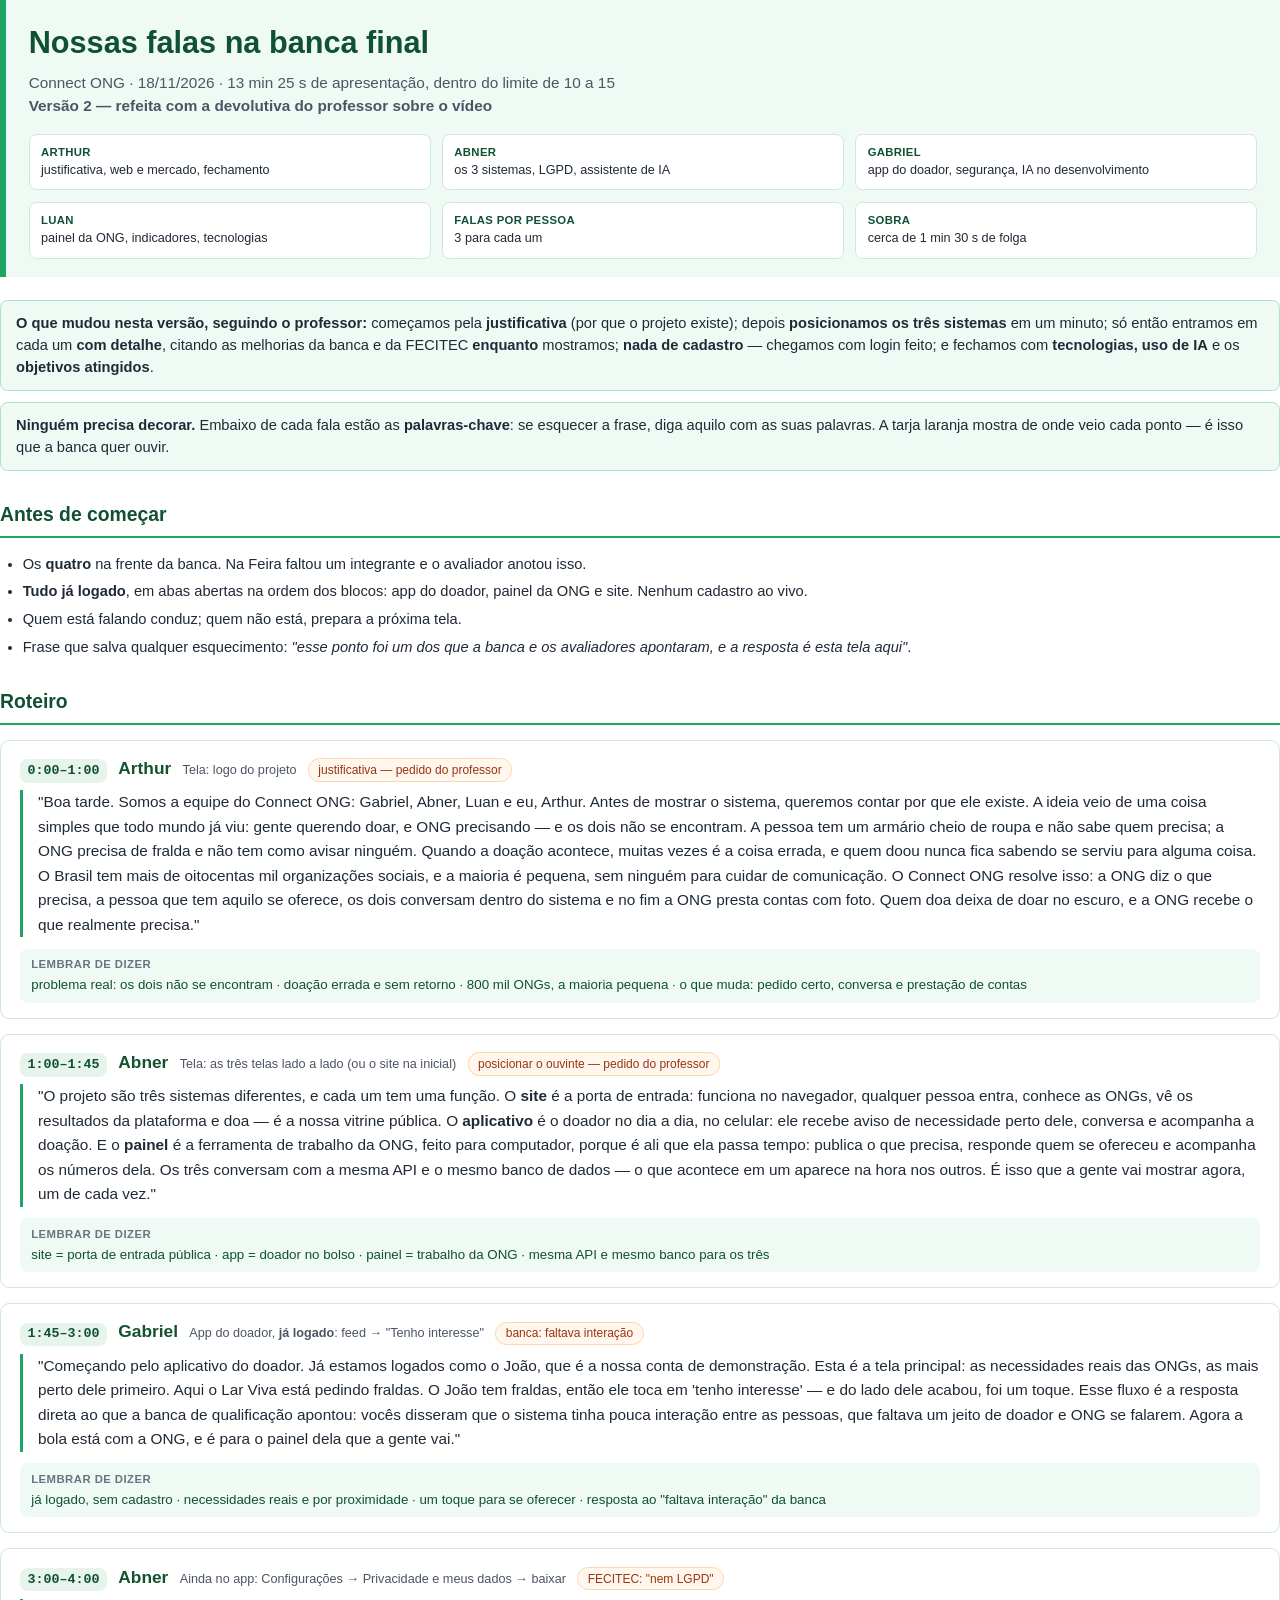
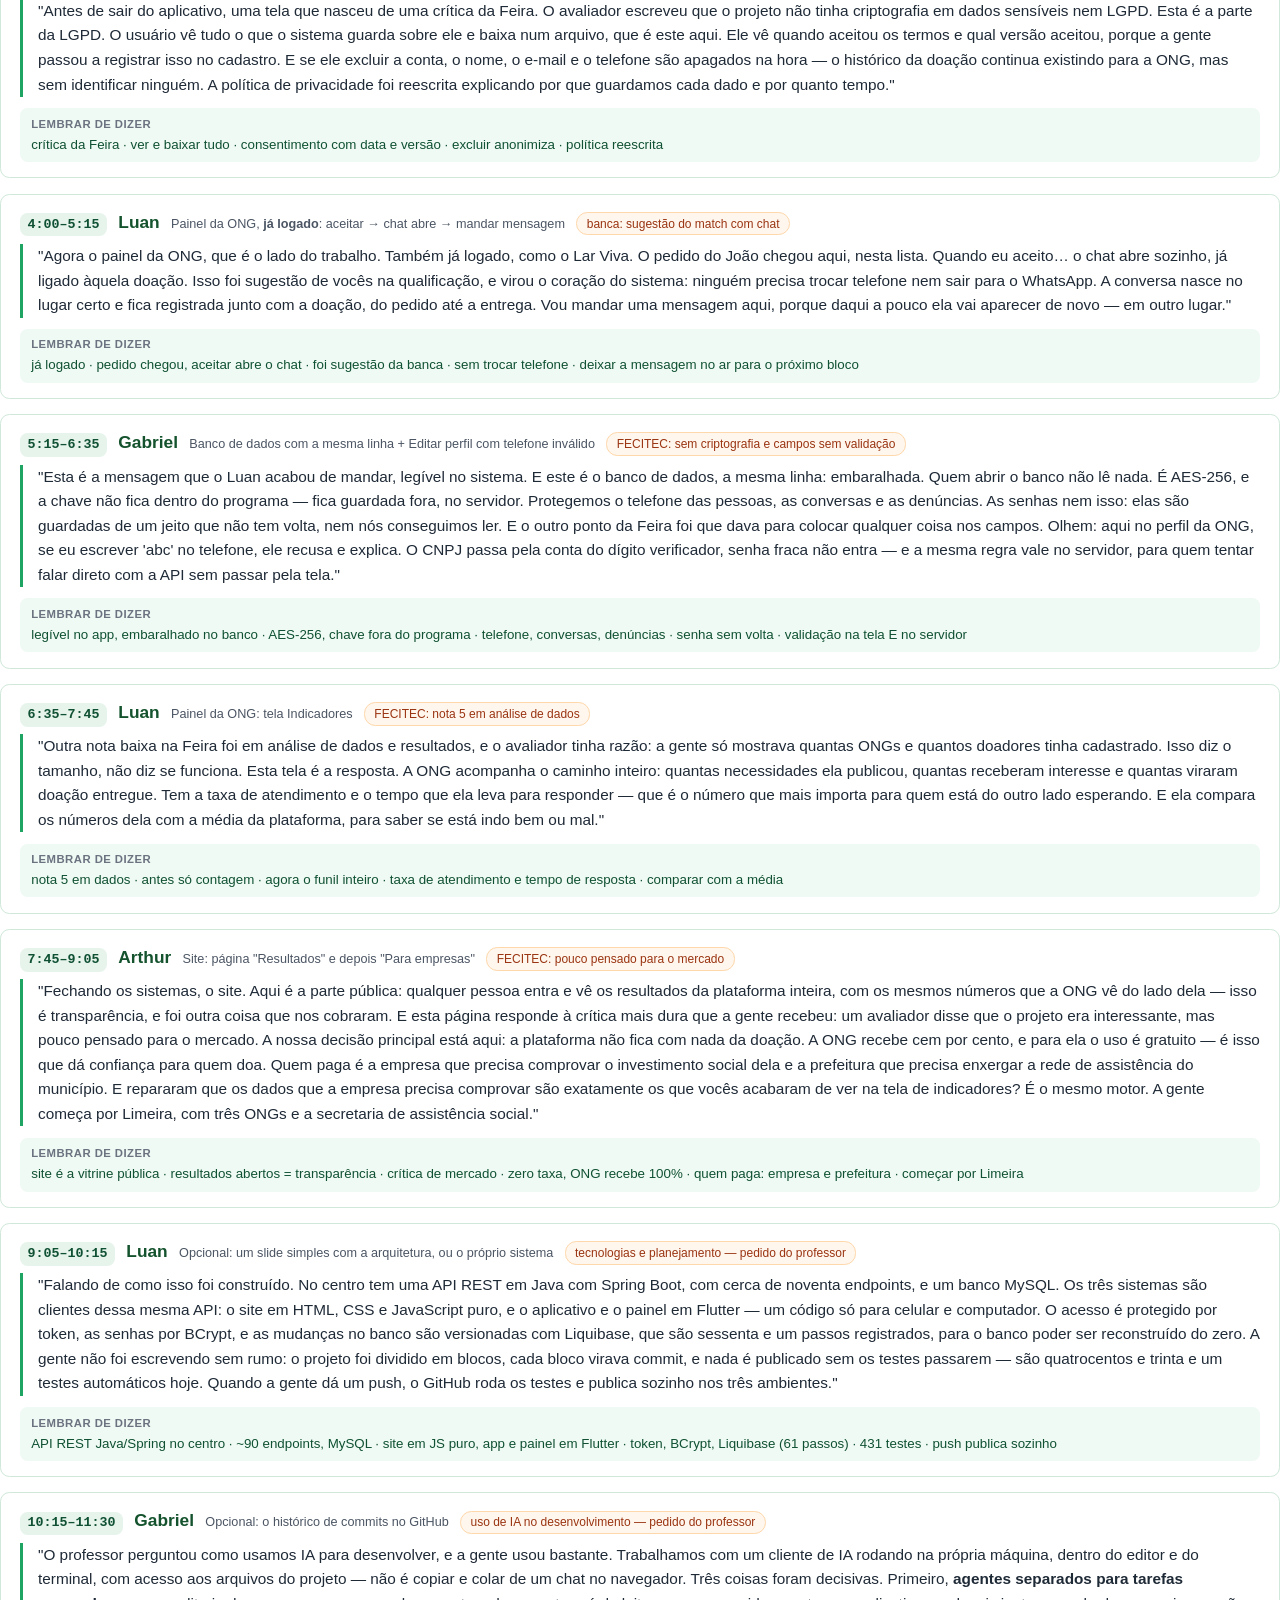
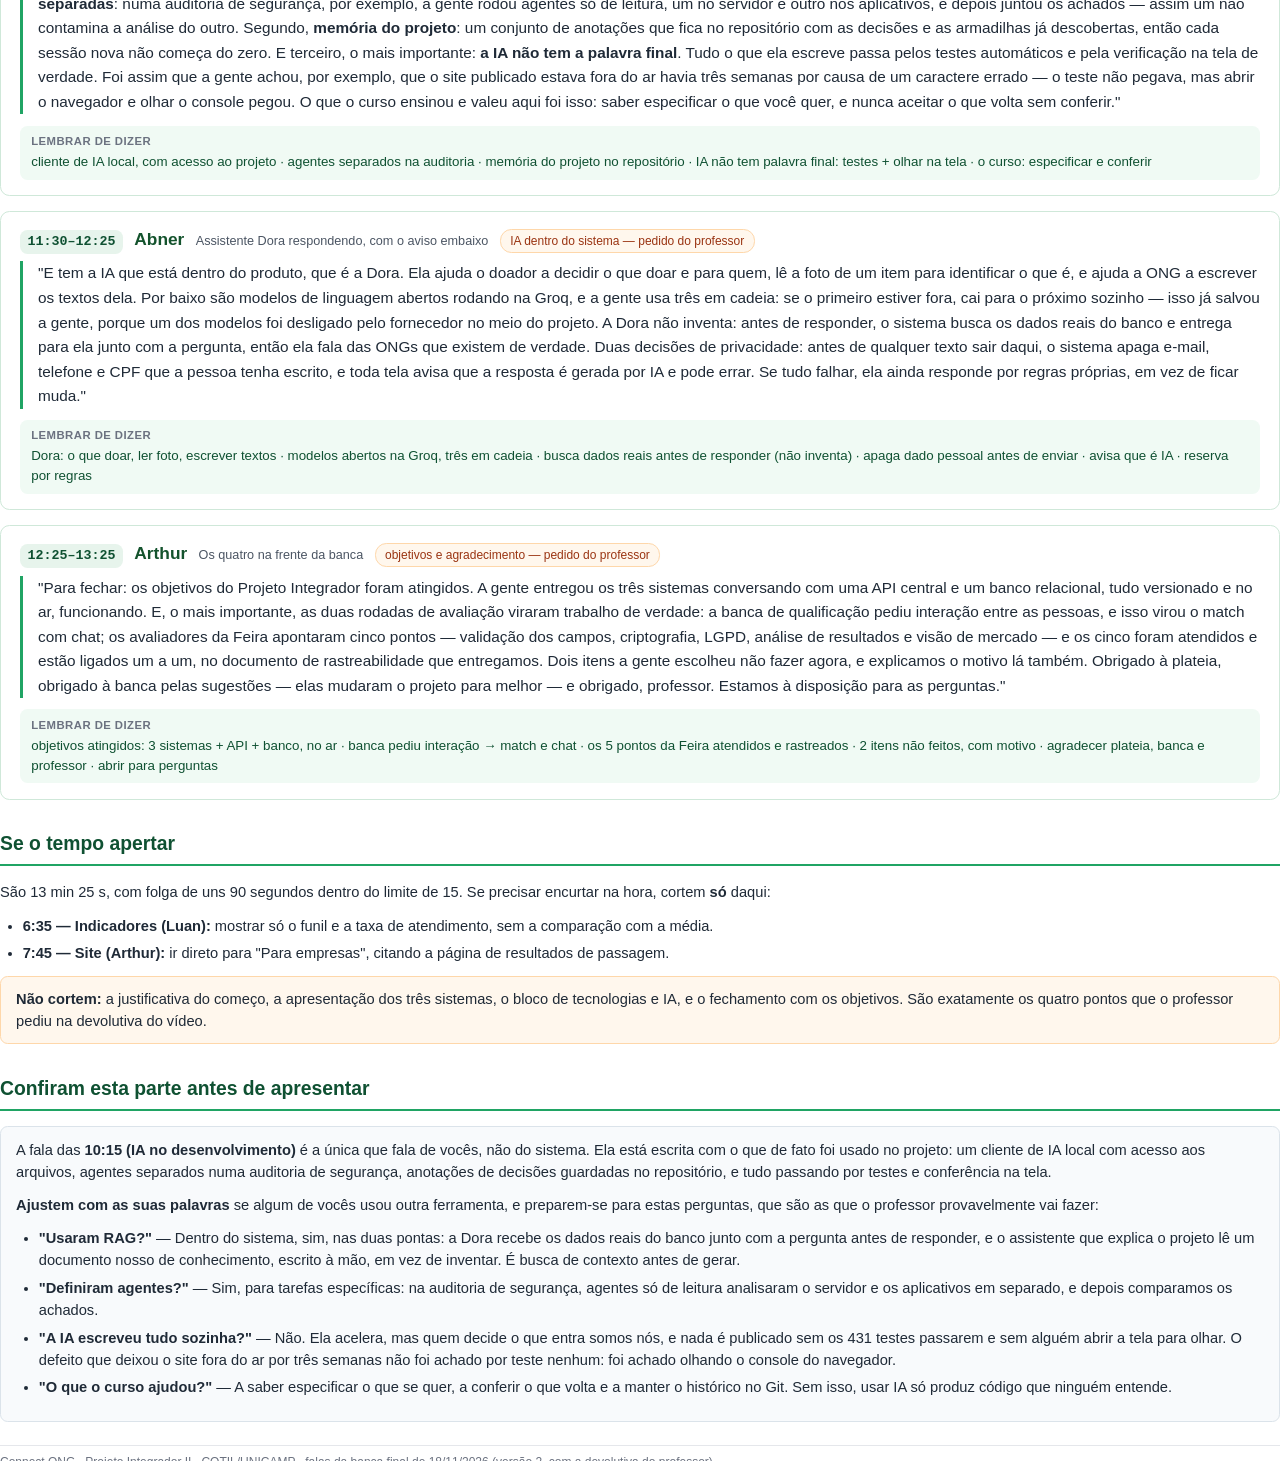
<file: docs/entregas/falas-apresentacao.html>
<!doctype html>
<html lang="pt-BR"><head><meta charset="utf-8">
<title>Connect ONG — Falas da apresentação final</title>
<link rel="stylesheet" href="estilo-apresentacao.css"></head><body>

<div class="capa">
  <h1>Nossas falas na banca final</h1>
  <div class="sub">Connect ONG · 18/11/2026 · 13 min 25 s de apresentação, dentro do limite de 10 a 15<br>
  <b>Versão 2 — refeita com a devolutiva do professor sobre o vídeo</b></div>
  <div class="meta">
    <div><b>Arthur</b>justificativa, web e mercado, fechamento</div>
    <div><b>Abner</b>os 3 sistemas, LGPD, assistente de IA</div>
    <div><b>Gabriel</b>app do doador, segurança, IA no desenvolvimento</div>
    <div><b>Luan</b>painel da ONG, indicadores, tecnologias</div>
    <div><b>Falas por pessoa</b>3 para cada um</div>
    <div><b>Sobra</b>cerca de 1 min 30 s de folga</div>
  </div>
</div>

<div class="ok"><b>O que mudou nesta versão, seguindo o professor:</b> começamos pela <b>justificativa</b> (por que o projeto existe); depois <b>posicionamos os três sistemas</b> em um minuto; só então entramos em cada um <b>com detalhe</b>, citando as melhorias da banca e da FECITEC <b>enquanto</b> mostramos; <b>nada de cadastro</b> — chegamos com login feito; e fechamos com <b>tecnologias, uso de IA</b> e os <b>objetivos atingidos</b>.</div>

<div class="ok"><b>Ninguém precisa decorar.</b> Embaixo de cada fala estão as <b>palavras-chave</b>: se esquecer a frase, diga aquilo com as suas palavras. A tarja laranja mostra de onde veio cada ponto — é isso que a banca quer ouvir.</div>

<h2>Antes de começar</h2>
<ul>
<li>Os <b>quatro</b> na frente da banca. Na Feira faltou um integrante e o avaliador anotou isso.</li>
<li><b>Tudo já logado</b>, em abas abertas na ordem dos blocos: app do doador, painel da ONG e site. Nenhum cadastro ao vivo.</li>
<li>Quem está falando conduz; quem não está, prepara a próxima tela.</li>
<li>Frase que salva qualquer esquecimento: <i>"esse ponto foi um dos que a banca e os avaliadores apontaram, e a resposta é esta tela aqui"</i>.</li>
</ul>

<h2>Roteiro</h2>

<div class="bloco">
  <div class="cab"><span class="tempo">0:00–1:00</span><span class="quem">Arthur</span><span class="tela">Tela: logo do projeto</span><span class="origem">justificativa — pedido do professor</span></div>
  <div class="fala">"Boa tarde. Somos a equipe do Connect ONG: Gabriel, Abner, Luan e eu, Arthur. Antes de mostrar o sistema, queremos contar por que ele existe. A ideia veio de uma coisa simples que todo mundo já viu: gente querendo doar, e ONG precisando — e os dois não se encontram. A pessoa tem um armário cheio de roupa e não sabe quem precisa; a ONG precisa de fralda e não tem como avisar ninguém. Quando a doação acontece, muitas vezes é a coisa errada, e quem doou nunca fica sabendo se serviu para alguma coisa. O Brasil tem mais de oitocentas mil organizações sociais, e a maioria é pequena, sem ninguém para cuidar de comunicação. O Connect ONG resolve isso: a ONG diz o que precisa, a pessoa que tem aquilo se oferece, os dois conversam dentro do sistema e no fim a ONG presta contas com foto. Quem doa deixa de doar no escuro, e a ONG recebe o que realmente precisa."</div>
  <div class="chaves"><b>Lembrar de dizer</b>problema real: os dois não se encontram · doação errada e sem retorno · 800 mil ONGs, a maioria pequena · o que muda: pedido certo, conversa e prestação de contas</div>
</div>

<div class="bloco">
  <div class="cab"><span class="tempo">1:00–1:45</span><span class="quem">Abner</span><span class="tela">Tela: as três telas lado a lado (ou o site na inicial)</span><span class="origem">posicionar o ouvinte — pedido do professor</span></div>
  <div class="fala">"O projeto são três sistemas diferentes, e cada um tem uma função. O <b>site</b> é a porta de entrada: funciona no navegador, qualquer pessoa entra, conhece as ONGs, vê os resultados da plataforma e doa — é a nossa vitrine pública. O <b>aplicativo</b> é o doador no dia a dia, no celular: ele recebe aviso de necessidade perto dele, conversa e acompanha a doação. E o <b>painel</b> é a ferramenta de trabalho da ONG, feito para computador, porque é ali que ela passa tempo: publica o que precisa, responde quem se ofereceu e acompanha os números dela. Os três conversam com a mesma API e o mesmo banco de dados — o que acontece em um aparece na hora nos outros. É isso que a gente vai mostrar agora, um de cada vez."</div>
  <div class="chaves"><b>Lembrar de dizer</b>site = porta de entrada pública · app = doador no bolso · painel = trabalho da ONG · mesma API e mesmo banco para os três</div>
</div>

<div class="bloco">
  <div class="cab"><span class="tempo">1:45–3:00</span><span class="quem">Gabriel</span><span class="tela">App do doador, <b>já logado</b>: feed → "Tenho interesse"</span><span class="origem">banca: faltava interação</span></div>
  <div class="fala">"Começando pelo aplicativo do doador. Já estamos logados como o João, que é a nossa conta de demonstração. Esta é a tela principal: as necessidades reais das ONGs, as mais perto dele primeiro. Aqui o Lar Viva está pedindo fraldas. O João tem fraldas, então ele toca em 'tenho interesse' — e do lado dele acabou, foi um toque. Esse fluxo é a resposta direta ao que a banca de qualificação apontou: vocês disseram que o sistema tinha pouca interação entre as pessoas, que faltava um jeito de doador e ONG se falarem. Agora a bola está com a ONG, e é para o painel dela que a gente vai."</div>
  <div class="chaves"><b>Lembrar de dizer</b>já logado, sem cadastro · necessidades reais e por proximidade · um toque para se oferecer · resposta ao "faltava interação" da banca</div>
</div>

<div class="bloco">
  <div class="cab"><span class="tempo">3:00–4:00</span><span class="quem">Abner</span><span class="tela">Ainda no app: Configurações → Privacidade e meus dados → baixar</span><span class="origem">FECITEC: "nem LGPD"</span></div>
  <div class="fala">"Antes de sair do aplicativo, uma tela que nasceu de uma crítica da Feira. O avaliador escreveu que o projeto não tinha criptografia em dados sensíveis nem LGPD. Esta é a parte da LGPD. O usuário vê tudo o que o sistema guarda sobre ele e baixa num arquivo, que é este aqui. Ele vê quando aceitou os termos e qual versão aceitou, porque a gente passou a registrar isso no cadastro. E se ele excluir a conta, o nome, o e-mail e o telefone são apagados na hora — o histórico da doação continua existindo para a ONG, mas sem identificar ninguém. A política de privacidade foi reescrita explicando por que guardamos cada dado e por quanto tempo."</div>
  <div class="chaves"><b>Lembrar de dizer</b>crítica da Feira · ver e baixar tudo · consentimento com data e versão · excluir anonimiza · política reescrita</div>
</div>

<div class="bloco">
  <div class="cab"><span class="tempo">4:00–5:15</span><span class="quem">Luan</span><span class="tela">Painel da ONG, <b>já logado</b>: aceitar → chat abre → mandar mensagem</span><span class="origem">banca: sugestão do match com chat</span></div>
  <div class="fala">"Agora o painel da ONG, que é o lado do trabalho. Também já logado, como o Lar Viva. O pedido do João chegou aqui, nesta lista. Quando eu aceito… o chat abre sozinho, já ligado àquela doação. Isso foi sugestão de vocês na qualificação, e virou o coração do sistema: ninguém precisa trocar telefone nem sair para o WhatsApp. A conversa nasce no lugar certo e fica registrada junto com a doação, do pedido até a entrega. Vou mandar uma mensagem aqui, porque daqui a pouco ela vai aparecer de novo — em outro lugar."</div>
  <div class="chaves"><b>Lembrar de dizer</b>já logado · pedido chegou, aceitar abre o chat · foi sugestão da banca · sem trocar telefone · deixar a mensagem no ar para o próximo bloco</div>
</div>

<div class="bloco">
  <div class="cab"><span class="tempo">5:15–6:35</span><span class="quem">Gabriel</span><span class="tela">Banco de dados com a mesma linha + Editar perfil com telefone inválido</span><span class="origem">FECITEC: sem criptografia e campos sem validação</span></div>
  <div class="fala">"Esta é a mensagem que o Luan acabou de mandar, legível no sistema. E este é o banco de dados, a mesma linha: embaralhada. Quem abrir o banco não lê nada. É AES-256, e a chave não fica dentro do programa — fica guardada fora, no servidor. Protegemos o telefone das pessoas, as conversas e as denúncias. As senhas nem isso: elas são guardadas de um jeito que não tem volta, nem nós conseguimos ler. E o outro ponto da Feira foi que dava para colocar qualquer coisa nos campos. Olhem: aqui no perfil da ONG, se eu escrever 'abc' no telefone, ele recusa e explica. O CNPJ passa pela conta do dígito verificador, senha fraca não entra — e a mesma regra vale no servidor, para quem tentar falar direto com a API sem passar pela tela."</div>
  <div class="chaves"><b>Lembrar de dizer</b>legível no app, embaralhado no banco · AES-256, chave fora do programa · telefone, conversas, denúncias · senha sem volta · validação na tela E no servidor</div>
</div>

<div class="bloco">
  <div class="cab"><span class="tempo">6:35–7:45</span><span class="quem">Luan</span><span class="tela">Painel da ONG: tela Indicadores</span><span class="origem">FECITEC: nota 5 em análise de dados</span></div>
  <div class="fala">"Outra nota baixa na Feira foi em análise de dados e resultados, e o avaliador tinha razão: a gente só mostrava quantas ONGs e quantos doadores tinha cadastrado. Isso diz o tamanho, não diz se funciona. Esta tela é a resposta. A ONG acompanha o caminho inteiro: quantas necessidades ela publicou, quantas receberam interesse e quantas viraram doação entregue. Tem a taxa de atendimento e o tempo que ela leva para responder — que é o número que mais importa para quem está do outro lado esperando. E ela compara os números dela com a média da plataforma, para saber se está indo bem ou mal."</div>
  <div class="chaves"><b>Lembrar de dizer</b>nota 5 em dados · antes só contagem · agora o funil inteiro · taxa de atendimento e tempo de resposta · comparar com a média</div>
</div>

<div class="bloco">
  <div class="cab"><span class="tempo">7:45–9:05</span><span class="quem">Arthur</span><span class="tela">Site: página "Resultados" e depois "Para empresas"</span><span class="origem">FECITEC: pouco pensado para o mercado</span></div>
  <div class="fala">"Fechando os sistemas, o site. Aqui é a parte pública: qualquer pessoa entra e vê os resultados da plataforma inteira, com os mesmos números que a ONG vê do lado dela — isso é transparência, e foi outra coisa que nos cobraram. E esta página responde à crítica mais dura que a gente recebeu: um avaliador disse que o projeto era interessante, mas pouco pensado para o mercado. A nossa decisão principal está aqui: a plataforma não fica com nada da doação. A ONG recebe cem por cento, e para ela o uso é gratuito — é isso que dá confiança para quem doa. Quem paga é a empresa que precisa comprovar o investimento social dela e a prefeitura que precisa enxergar a rede de assistência do município. E repararam que os dados que a empresa precisa comprovar são exatamente os que vocês acabaram de ver na tela de indicadores? É o mesmo motor. A gente começa por Limeira, com três ONGs e a secretaria de assistência social."</div>
  <div class="chaves"><b>Lembrar de dizer</b>site é a vitrine pública · resultados abertos = transparência · crítica de mercado · zero taxa, ONG recebe 100% · quem paga: empresa e prefeitura · começar por Limeira</div>
</div>

<div class="bloco">
  <div class="cab"><span class="tempo">9:05–10:15</span><span class="quem">Luan</span><span class="tela">Opcional: um slide simples com a arquitetura, ou o próprio sistema</span><span class="origem">tecnologias e planejamento — pedido do professor</span></div>
  <div class="fala">"Falando de como isso foi construído. No centro tem uma API REST em Java com Spring Boot, com cerca de noventa endpoints, e um banco MySQL. Os três sistemas são clientes dessa mesma API: o site em HTML, CSS e JavaScript puro, e o aplicativo e o painel em Flutter — um código só para celular e computador. O acesso é protegido por token, as senhas por BCrypt, e as mudanças no banco são versionadas com Liquibase, que são sessenta e um passos registrados, para o banco poder ser reconstruído do zero. A gente não foi escrevendo sem rumo: o projeto foi dividido em blocos, cada bloco virava commit, e nada é publicado sem os testes passarem — são quatrocentos e trinta e um testes automáticos hoje. Quando a gente dá um push, o GitHub roda os testes e publica sozinho nos três ambientes."</div>
  <div class="chaves"><b>Lembrar de dizer</b>API REST Java/Spring no centro · ~90 endpoints, MySQL · site em JS puro, app e painel em Flutter · token, BCrypt, Liquibase (61 passos) · 431 testes · push publica sozinho</div>
</div>

<div class="bloco">
  <div class="cab"><span class="tempo">10:15–11:30</span><span class="quem">Gabriel</span><span class="tela">Opcional: o histórico de commits no GitHub</span><span class="origem">uso de IA no desenvolvimento — pedido do professor</span></div>
  <div class="fala">"O professor perguntou como usamos IA para desenvolver, e a gente usou bastante. Trabalhamos com um cliente de IA rodando na própria máquina, dentro do editor e do terminal, com acesso aos arquivos do projeto — não é copiar e colar de um chat no navegador. Três coisas foram decisivas. Primeiro, <b>agentes separados para tarefas separadas</b>: numa auditoria de segurança, por exemplo, a gente rodou agentes só de leitura, um no servidor e outro nos aplicativos, e depois juntou os achados — assim um não contamina a análise do outro. Segundo, <b>memória do projeto</b>: um conjunto de anotações que fica no repositório com as decisões e as armadilhas já descobertas, então cada sessão nova não começa do zero. E terceiro, o mais importante: <b>a IA não tem a palavra final</b>. Tudo o que ela escreve passa pelos testes automáticos e pela verificação na tela de verdade. Foi assim que a gente achou, por exemplo, que o site publicado estava fora do ar havia três semanas por causa de um caractere errado — o teste não pegava, mas abrir o navegador e olhar o console pegou. O que o curso ensinou e valeu aqui foi isso: saber especificar o que você quer, e nunca aceitar o que volta sem conferir."</div>
  <div class="chaves"><b>Lembrar de dizer</b>cliente de IA local, com acesso ao projeto · agentes separados na auditoria · memória do projeto no repositório · IA não tem palavra final: testes + olhar na tela · o curso: especificar e conferir</div>
</div>

<div class="bloco">
  <div class="cab"><span class="tempo">11:30–12:25</span><span class="quem">Abner</span><span class="tela">Assistente Dora respondendo, com o aviso embaixo</span><span class="origem">IA dentro do sistema — pedido do professor</span></div>
  <div class="fala">"E tem a IA que está dentro do produto, que é a Dora. Ela ajuda o doador a decidir o que doar e para quem, lê a foto de um item para identificar o que é, e ajuda a ONG a escrever os textos dela. Por baixo são modelos de linguagem abertos rodando na Groq, e a gente usa três em cadeia: se o primeiro estiver fora, cai para o próximo sozinho — isso já salvou a gente, porque um dos modelos foi desligado pelo fornecedor no meio do projeto. A Dora não inventa: antes de responder, o sistema busca os dados reais do banco e entrega para ela junto com a pergunta, então ela fala das ONGs que existem de verdade. Duas decisões de privacidade: antes de qualquer texto sair daqui, o sistema apaga e-mail, telefone e CPF que a pessoa tenha escrito, e toda tela avisa que a resposta é gerada por IA e pode errar. Se tudo falhar, ela ainda responde por regras próprias, em vez de ficar muda."</div>
  <div class="chaves"><b>Lembrar de dizer</b>Dora: o que doar, ler foto, escrever textos · modelos abertos na Groq, três em cadeia · busca dados reais antes de responder (não inventa) · apaga dado pessoal antes de enviar · avisa que é IA · reserva por regras</div>
</div>

<div class="bloco">
  <div class="cab"><span class="tempo">12:25–13:25</span><span class="quem">Arthur</span><span class="tela">Os quatro na frente da banca</span><span class="origem">objetivos e agradecimento — pedido do professor</span></div>
  <div class="fala">"Para fechar: os objetivos do Projeto Integrador foram atingidos. A gente entregou os três sistemas conversando com uma API central e um banco relacional, tudo versionado e no ar, funcionando. E, o mais importante, as duas rodadas de avaliação viraram trabalho de verdade: a banca de qualificação pediu interação entre as pessoas, e isso virou o match com chat; os avaliadores da Feira apontaram cinco pontos — validação dos campos, criptografia, LGPD, análise de resultados e visão de mercado — e os cinco foram atendidos e estão ligados um a um, no documento de rastreabilidade que entregamos. Dois itens a gente escolheu não fazer agora, e explicamos o motivo lá também. Obrigado à plateia, obrigado à banca pelas sugestões — elas mudaram o projeto para melhor — e obrigado, professor. Estamos à disposição para as perguntas."</div>
  <div class="chaves"><b>Lembrar de dizer</b>objetivos atingidos: 3 sistemas + API + banco, no ar · banca pediu interação → match e chat · os 5 pontos da Feira atendidos e rastreados · 2 itens não feitos, com motivo · agradecer plateia, banca e professor · abrir para perguntas</div>
</div>

<h2>Se o tempo apertar</h2>
<p>São 13 min 25 s, com folga de uns 90 segundos dentro do limite de 15. Se precisar encurtar na hora, cortem <b>só</b> daqui:</p>
<ul>
<li><b>6:35 — Indicadores (Luan):</b> mostrar só o funil e a taxa de atendimento, sem a comparação com a média.</li>
<li><b>7:45 — Site (Arthur):</b> ir direto para "Para empresas", citando a página de resultados de passagem.</li>
</ul>
<div class="alerta"><b>Não cortem:</b> a justificativa do começo, a apresentação dos três sistemas, o bloco de tecnologias e IA, e o fechamento com os objetivos. São exatamente os quatro pontos que o professor pediu na devolutiva do vídeo.</div>

<h2 class="quebra">Confiram esta parte antes de apresentar</h2>
<div class="caixa">
<p>A fala das <b>10:15 (IA no desenvolvimento)</b> é a única que fala de vocês, não do sistema. Ela está escrita com o que de fato foi usado no projeto: um cliente de IA local com acesso aos arquivos, agentes separados numa auditoria de segurança, anotações de decisões guardadas no repositório, e tudo passando por testes e conferência na tela.</p>
<p><b>Ajustem com as suas palavras</b> se algum de vocês usou outra ferramenta, e preparem-se para estas perguntas, que são as que o professor provavelmente vai fazer:</p>
<ul>
<li><b>"Usaram RAG?"</b> — Dentro do sistema, sim, nas duas pontas: a Dora recebe os dados reais do banco junto com a pergunta antes de responder, e o assistente que explica o projeto lê um documento nosso de conhecimento, escrito à mão, em vez de inventar. É busca de contexto antes de gerar.</li>
<li><b>"Definiram agentes?"</b> — Sim, para tarefas específicas: na auditoria de segurança, agentes só de leitura analisaram o servidor e os aplicativos em separado, e depois comparamos os achados.</li>
<li><b>"A IA escreveu tudo sozinha?"</b> — Não. Ela acelera, mas quem decide o que entra somos nós, e nada é publicado sem os 431 testes passarem e sem alguém abrir a tela para olhar. O defeito que deixou o site fora do ar por três semanas não foi achado por teste nenhum: foi achado olhando o console do navegador.</li>
<li><b>"O que o curso ajudou?"</b> — A saber especificar o que se quer, a conferir o que volta e a manter o histórico no Git. Sem isso, usar IA só produz código que ninguém entende.</li>
</ul>
</div>

<div class="rodape">Connect ONG · Projeto Integrador II · COTIL/UNICAMP · falas da banca final de 18/11/2026 (versão 2, com a devolutiva do professor)</div>
</body></html>
</file>
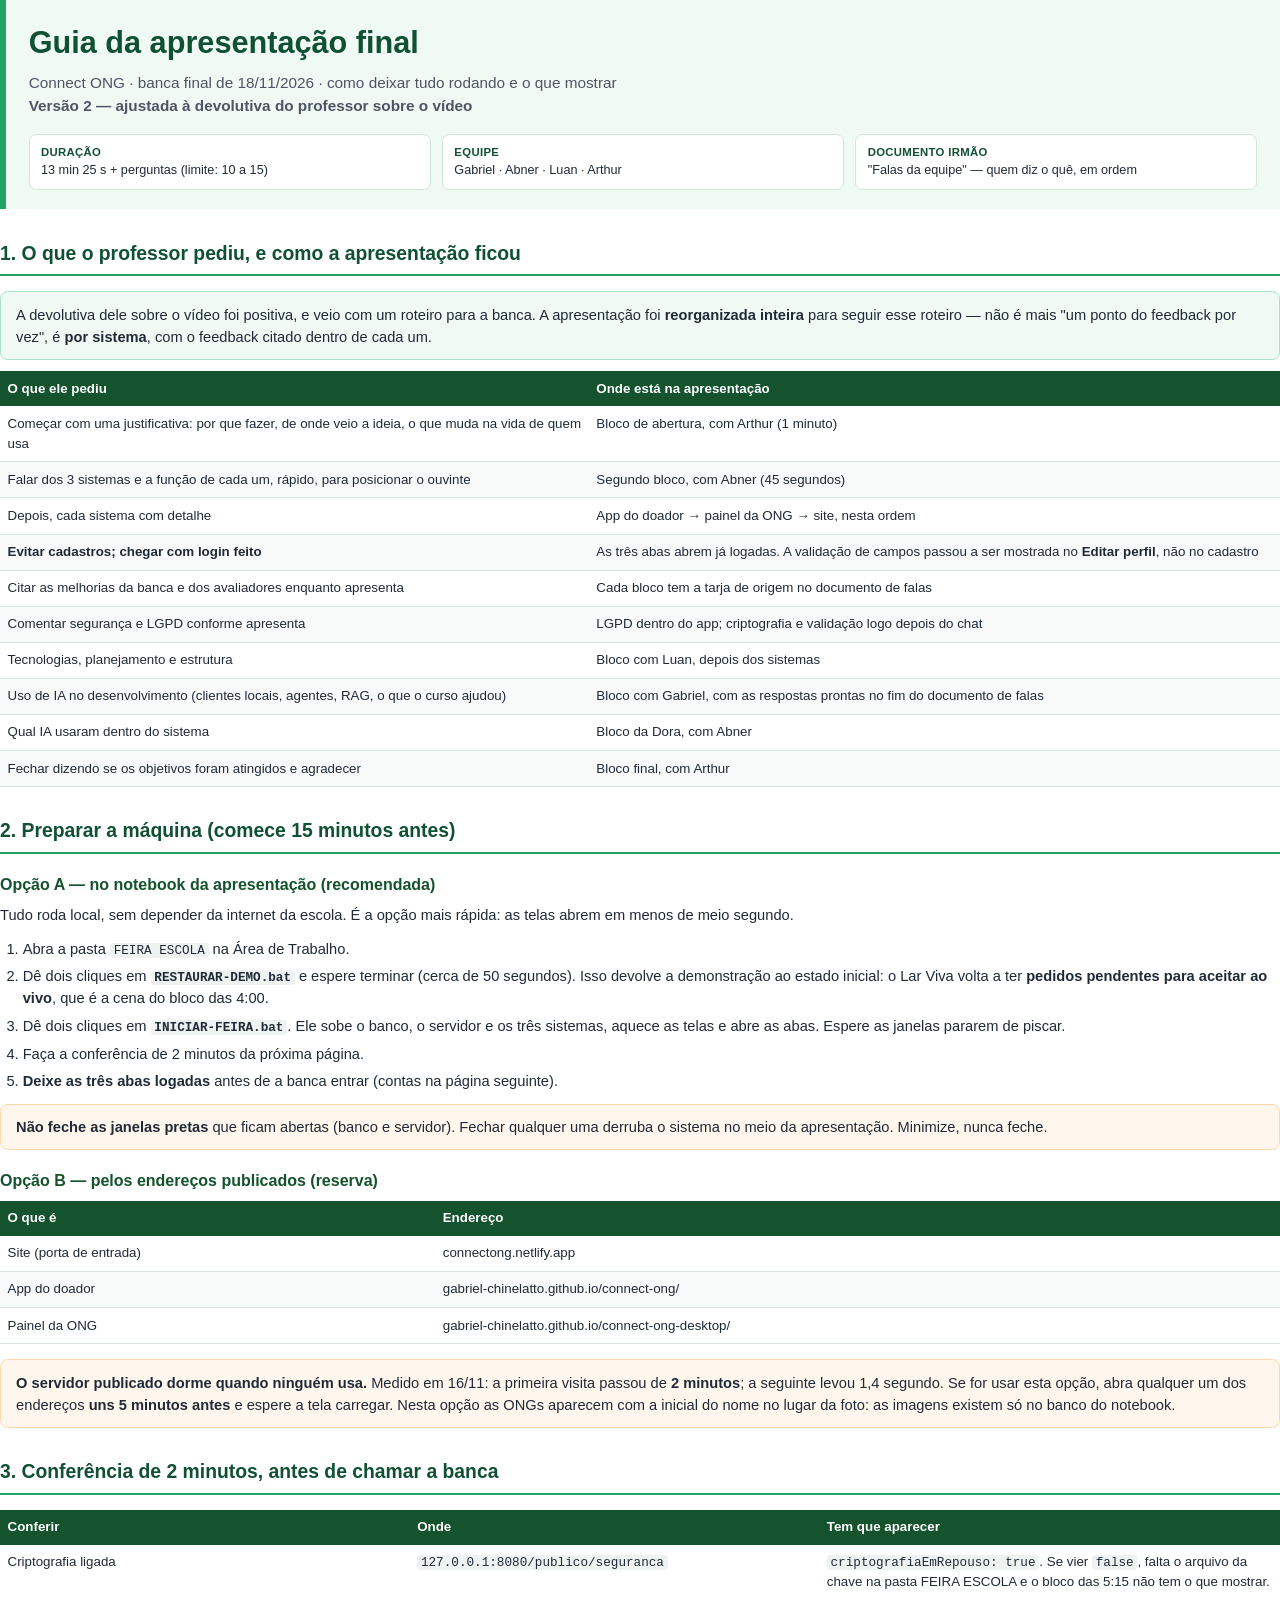
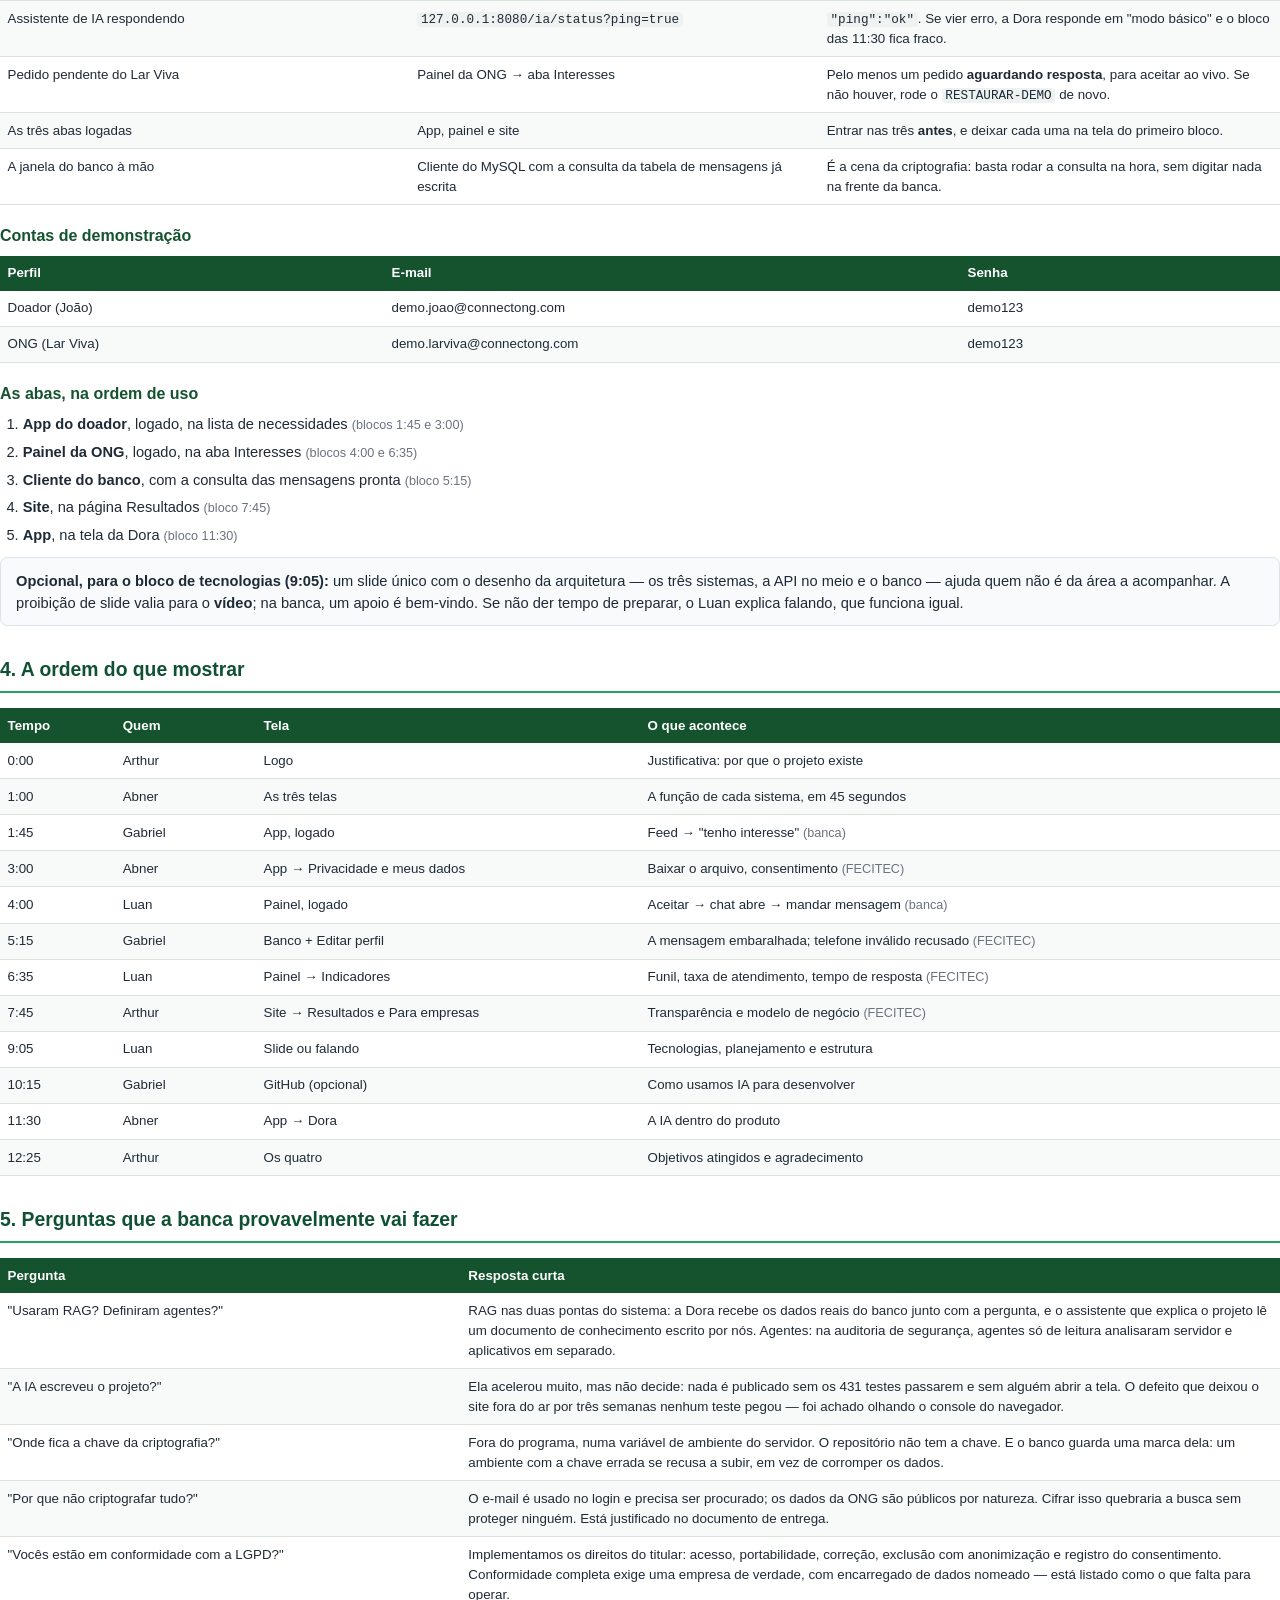
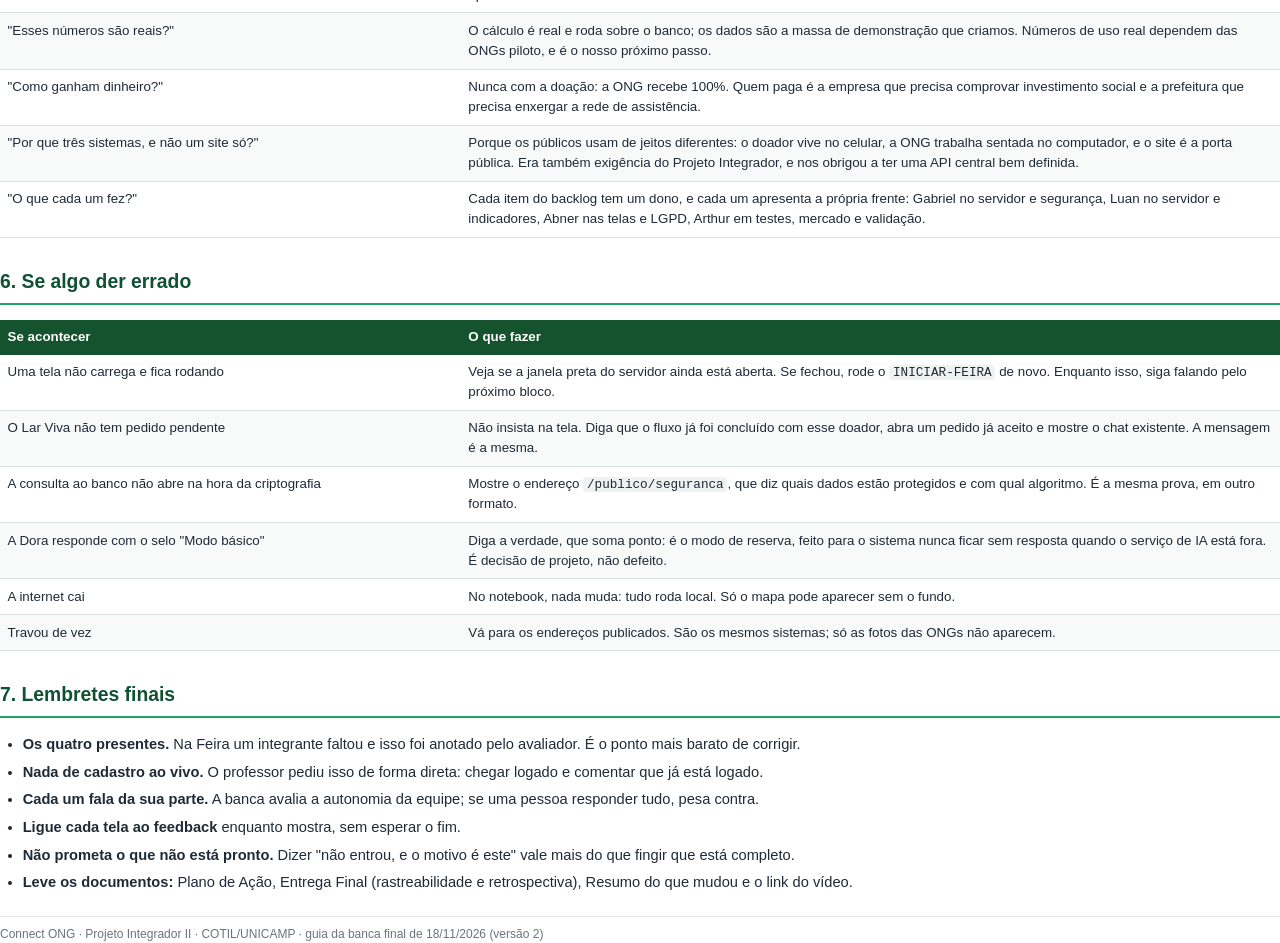
<file: docs/entregas/guia-apresentacao.html>
<!doctype html>
<html lang="pt-BR"><head><meta charset="utf-8">
<title>Connect ONG — Guia da apresentação final</title>
<link rel="stylesheet" href="estilo-apresentacao.css"></head><body>

<div class="capa">
  <h1>Guia da apresentação final</h1>
  <div class="sub">Connect ONG · banca final de 18/11/2026 · como deixar tudo rodando e o que mostrar<br>
  <b>Versão 2 — ajustada à devolutiva do professor sobre o vídeo</b></div>
  <div class="meta">
    <div><b>Duração</b>13 min 25 s + perguntas (limite: 10 a 15)</div>
    <div><b>Equipe</b>Gabriel · Abner · Luan · Arthur</div>
    <div><b>Documento irmão</b>"Falas da equipe" — quem diz o quê, em ordem</div>
  </div>
</div>

<h2>1. O que o professor pediu, e como a apresentação ficou</h2>
<div class="ok">A devolutiva dele sobre o vídeo foi positiva, e veio com um roteiro para a banca. A apresentação foi <b>reorganizada inteira</b> para seguir esse roteiro — não é mais "um ponto do feedback por vez", é <b>por sistema</b>, com o feedback citado dentro de cada um.</div>
<table>
<thead><tr><th style="width:46%">O que ele pediu</th><th>Onde está na apresentação</th></tr></thead>
<tbody>
<tr><td>Começar com uma justificativa: por que fazer, de onde veio a ideia, o que muda na vida de quem usa</td><td>Bloco de abertura, com Arthur (1 minuto)</td></tr>
<tr><td>Falar dos 3 sistemas e a função de cada um, rápido, para posicionar o ouvinte</td><td>Segundo bloco, com Abner (45 segundos)</td></tr>
<tr><td>Depois, cada sistema com detalhe</td><td>App do doador → painel da ONG → site, nesta ordem</td></tr>
<tr><td><b>Evitar cadastros; chegar com login feito</b></td><td>As três abas abrem já logadas. A validação de campos passou a ser mostrada no <b>Editar perfil</b>, não no cadastro</td></tr>
<tr><td>Citar as melhorias da banca e dos avaliadores enquanto apresenta</td><td>Cada bloco tem a tarja de origem no documento de falas</td></tr>
<tr><td>Comentar segurança e LGPD conforme apresenta</td><td>LGPD dentro do app; criptografia e validação logo depois do chat</td></tr>
<tr><td>Tecnologias, planejamento e estrutura</td><td>Bloco com Luan, depois dos sistemas</td></tr>
<tr><td>Uso de IA no desenvolvimento (clientes locais, agentes, RAG, o que o curso ajudou)</td><td>Bloco com Gabriel, com as respostas prontas no fim do documento de falas</td></tr>
<tr><td>Qual IA usaram dentro do sistema</td><td>Bloco da Dora, com Abner</td></tr>
<tr><td>Fechar dizendo se os objetivos foram atingidos e agradecer</td><td>Bloco final, com Arthur</td></tr>
</tbody></table>

<h2>2. Preparar a máquina (comece 15 minutos antes)</h2>

<h3>Opção A — no notebook da apresentação (recomendada)</h3>
<p>Tudo roda local, sem depender da internet da escola. É a opção mais rápida: as telas abrem em menos de meio segundo.</p>
<ol>
<li>Abra a pasta <code>FEIRA ESCOLA</code> na Área de Trabalho.</li>
<li>Dê dois cliques em <b><code>RESTAURAR-DEMO.bat</code></b> e espere terminar (cerca de 50 segundos). Isso devolve a demonstração ao estado inicial: o Lar Viva volta a ter <b>pedidos pendentes para aceitar ao vivo</b>, que é a cena do bloco das 4:00.</li>
<li>Dê dois cliques em <b><code>INICIAR-FEIRA.bat</code></b>. Ele sobe o banco, o servidor e os três sistemas, aquece as telas e abre as abas. Espere as janelas pararem de piscar.</li>
<li>Faça a conferência de 2 minutos da próxima página.</li>
<li><b>Deixe as três abas logadas</b> antes de a banca entrar (contas na página seguinte).</li>
</ol>
<div class="alerta"><b>Não feche as janelas pretas</b> que ficam abertas (banco e servidor). Fechar qualquer uma derruba o sistema no meio da apresentação. Minimize, nunca feche.</div>

<h3>Opção B — pelos endereços publicados (reserva)</h3>
<table>
<thead><tr><th style="width:34%">O que é</th><th>Endereço</th></tr></thead>
<tbody>
<tr><td>Site (porta de entrada)</td><td>connectong.netlify.app</td></tr>
<tr><td>App do doador</td><td>gabriel-chinelatto.github.io/connect-ong/</td></tr>
<tr><td>Painel da ONG</td><td>gabriel-chinelatto.github.io/connect-ong-desktop/</td></tr>
</tbody></table>
<div class="alerta"><b>O servidor publicado dorme quando ninguém usa.</b> Medido em 16/11: a primeira visita passou de <b>2 minutos</b>; a seguinte levou 1,4 segundo. Se for usar esta opção, abra qualquer um dos endereços <b>uns 5 minutos antes</b> e espere a tela carregar. Nesta opção as ONGs aparecem com a inicial do nome no lugar da foto: as imagens existem só no banco do notebook.</div>

<h2 class="quebra">3. Conferência de 2 minutos, antes de chamar a banca</h2>
<table>
<thead><tr><th style="width:32%">Conferir</th><th style="width:32%">Onde</th><th>Tem que aparecer</th></tr></thead>
<tbody>
<tr><td>Criptografia ligada</td><td><code>127.0.0.1:8080/publico/seguranca</code></td><td><code>criptografiaEmRepouso: true</code>. Se vier <code>false</code>, falta o arquivo da chave na pasta FEIRA ESCOLA e o bloco das 5:15 não tem o que mostrar.</td></tr>
<tr><td>Assistente de IA respondendo</td><td><code>127.0.0.1:8080/ia/status?ping=true</code></td><td><code>"ping":"ok"</code>. Se vier erro, a Dora responde em "modo básico" e o bloco das 11:30 fica fraco.</td></tr>
<tr><td>Pedido pendente do Lar Viva</td><td>Painel da ONG → aba Interesses</td><td>Pelo menos um pedido <b>aguardando resposta</b>, para aceitar ao vivo. Se não houver, rode o <code>RESTAURAR-DEMO</code> de novo.</td></tr>
<tr><td>As três abas logadas</td><td>App, painel e site</td><td>Entrar nas três <b>antes</b>, e deixar cada uma na tela do primeiro bloco.</td></tr>
<tr><td>A janela do banco à mão</td><td>Cliente do MySQL com a consulta da tabela de mensagens já escrita</td><td>É a cena da criptografia: basta rodar a consulta na hora, sem digitar nada na frente da banca.</td></tr>
</tbody></table>

<h3>Contas de demonstração</h3>
<table>
<thead><tr><th style="width:30%">Perfil</th><th style="width:45%">E-mail</th><th>Senha</th></tr></thead>
<tbody>
<tr><td>Doador (João)</td><td>demo.joao@connectong.com</td><td>demo123</td></tr>
<tr><td>ONG (Lar Viva)</td><td>demo.larviva@connectong.com</td><td>demo123</td></tr>
</tbody></table>

<h3>As abas, na ordem de uso</h3>
<ol>
<li><b>App do doador</b>, logado, na lista de necessidades <span class="nota">(blocos 1:45 e 3:00)</span></li>
<li><b>Painel da ONG</b>, logado, na aba Interesses <span class="nota">(blocos 4:00 e 6:35)</span></li>
<li><b>Cliente do banco</b>, com a consulta das mensagens pronta <span class="nota">(bloco 5:15)</span></li>
<li><b>Site</b>, na página Resultados <span class="nota">(bloco 7:45)</span></li>
<li><b>App</b>, na tela da Dora <span class="nota">(bloco 11:30)</span></li>
</ol>
<div class="caixa"><b>Opcional, para o bloco de tecnologias (9:05):</b> um slide único com o desenho da arquitetura — os três sistemas, a API no meio e o banco — ajuda quem não é da área a acompanhar. A proibição de slide valia para o <b>vídeo</b>; na banca, um apoio é bem-vindo. Se não der tempo de preparar, o Luan explica falando, que funciona igual.</div>

<h2>4. A ordem do que mostrar</h2>
<table>
<thead><tr><th style="width:9%">Tempo</th><th style="width:11%">Quem</th><th style="width:30%">Tela</th><th>O que acontece</th></tr></thead>
<tbody>
<tr><td>0:00</td><td>Arthur</td><td>Logo</td><td>Justificativa: por que o projeto existe</td></tr>
<tr><td>1:00</td><td>Abner</td><td>As três telas</td><td>A função de cada sistema, em 45 segundos</td></tr>
<tr><td>1:45</td><td>Gabriel</td><td>App, logado</td><td>Feed → "tenho interesse" <span class="nota">(banca)</span></td></tr>
<tr><td>3:00</td><td>Abner</td><td>App → Privacidade e meus dados</td><td>Baixar o arquivo, consentimento <span class="nota">(FECITEC)</span></td></tr>
<tr><td>4:00</td><td>Luan</td><td>Painel, logado</td><td>Aceitar → chat abre → mandar mensagem <span class="nota">(banca)</span></td></tr>
<tr><td>5:15</td><td>Gabriel</td><td>Banco + Editar perfil</td><td>A mensagem embaralhada; telefone inválido recusado <span class="nota">(FECITEC)</span></td></tr>
<tr><td>6:35</td><td>Luan</td><td>Painel → Indicadores</td><td>Funil, taxa de atendimento, tempo de resposta <span class="nota">(FECITEC)</span></td></tr>
<tr><td>7:45</td><td>Arthur</td><td>Site → Resultados e Para empresas</td><td>Transparência e modelo de negócio <span class="nota">(FECITEC)</span></td></tr>
<tr><td>9:05</td><td>Luan</td><td>Slide ou falando</td><td>Tecnologias, planejamento e estrutura</td></tr>
<tr><td>10:15</td><td>Gabriel</td><td>GitHub (opcional)</td><td>Como usamos IA para desenvolver</td></tr>
<tr><td>11:30</td><td>Abner</td><td>App → Dora</td><td>A IA dentro do produto</td></tr>
<tr><td>12:25</td><td>Arthur</td><td>Os quatro</td><td>Objetivos atingidos e agradecimento</td></tr>
</tbody></table>

<h2 class="quebra">5. Perguntas que a banca provavelmente vai fazer</h2>
<table>
<thead><tr><th style="width:36%">Pergunta</th><th>Resposta curta</th></tr></thead>
<tbody>
<tr><td>"Usaram RAG? Definiram agentes?"</td><td>RAG nas duas pontas do sistema: a Dora recebe os dados reais do banco junto com a pergunta, e o assistente que explica o projeto lê um documento de conhecimento escrito por nós. Agentes: na auditoria de segurança, agentes só de leitura analisaram servidor e aplicativos em separado.</td></tr>
<tr><td>"A IA escreveu o projeto?"</td><td>Ela acelerou muito, mas não decide: nada é publicado sem os 431 testes passarem e sem alguém abrir a tela. O defeito que deixou o site fora do ar por três semanas nenhum teste pegou — foi achado olhando o console do navegador.</td></tr>
<tr><td>"Onde fica a chave da criptografia?"</td><td>Fora do programa, numa variável de ambiente do servidor. O repositório não tem a chave. E o banco guarda uma marca dela: um ambiente com a chave errada se recusa a subir, em vez de corromper os dados.</td></tr>
<tr><td>"Por que não criptografar tudo?"</td><td>O e-mail é usado no login e precisa ser procurado; os dados da ONG são públicos por natureza. Cifrar isso quebraria a busca sem proteger ninguém. Está justificado no documento de entrega.</td></tr>
<tr><td>"Vocês estão em conformidade com a LGPD?"</td><td>Implementamos os direitos do titular: acesso, portabilidade, correção, exclusão com anonimização e registro do consentimento. Conformidade completa exige uma empresa de verdade, com encarregado de dados nomeado — está listado como o que falta para operar.</td></tr>
<tr><td>"Esses números são reais?"</td><td>O cálculo é real e roda sobre o banco; os dados são a massa de demonstração que criamos. Números de uso real dependem das ONGs piloto, e é o nosso próximo passo.</td></tr>
<tr><td>"Como ganham dinheiro?"</td><td>Nunca com a doação: a ONG recebe 100%. Quem paga é a empresa que precisa comprovar investimento social e a prefeitura que precisa enxergar a rede de assistência.</td></tr>
<tr><td>"Por que três sistemas, e não um site só?"</td><td>Porque os públicos usam de jeitos diferentes: o doador vive no celular, a ONG trabalha sentada no computador, e o site é a porta pública. Era também exigência do Projeto Integrador, e nos obrigou a ter uma API central bem definida.</td></tr>
<tr><td>"O que cada um fez?"</td><td>Cada item do backlog tem um dono, e cada um apresenta a própria frente: Gabriel no servidor e segurança, Luan no servidor e indicadores, Abner nas telas e LGPD, Arthur em testes, mercado e validação.</td></tr>
</tbody></table>

<h2>6. Se algo der errado</h2>
<table>
<thead><tr><th style="width:36%">Se acontecer</th><th>O que fazer</th></tr></thead>
<tbody>
<tr><td>Uma tela não carrega e fica rodando</td><td>Veja se a janela preta do servidor ainda está aberta. Se fechou, rode o <code>INICIAR-FEIRA</code> de novo. Enquanto isso, siga falando pelo próximo bloco.</td></tr>
<tr><td>O Lar Viva não tem pedido pendente</td><td>Não insista na tela. Diga que o fluxo já foi concluído com esse doador, abra um pedido já aceito e mostre o chat existente. A mensagem é a mesma.</td></tr>
<tr><td>A consulta ao banco não abre na hora da criptografia</td><td>Mostre o endereço <code>/publico/seguranca</code>, que diz quais dados estão protegidos e com qual algoritmo. É a mesma prova, em outro formato.</td></tr>
<tr><td>A Dora responde com o selo "Modo básico"</td><td>Diga a verdade, que soma ponto: é o modo de reserva, feito para o sistema nunca ficar sem resposta quando o serviço de IA está fora. É decisão de projeto, não defeito.</td></tr>
<tr><td>A internet cai</td><td>No notebook, nada muda: tudo roda local. Só o mapa pode aparecer sem o fundo.</td></tr>
<tr><td>Travou de vez</td><td>Vá para os endereços publicados. São os mesmos sistemas; só as fotos das ONGs não aparecem.</td></tr>
</tbody></table>

<h2>7. Lembretes finais</h2>
<ul>
<li><b>Os quatro presentes.</b> Na Feira um integrante faltou e isso foi anotado pelo avaliador. É o ponto mais barato de corrigir.</li>
<li><b>Nada de cadastro ao vivo.</b> O professor pediu isso de forma direta: chegar logado e comentar que já está logado.</li>
<li><b>Cada um fala da sua parte.</b> A banca avalia a autonomia da equipe; se uma pessoa responder tudo, pesa contra.</li>
<li><b>Ligue cada tela ao feedback</b> enquanto mostra, sem esperar o fim.</li>
<li><b>Não prometa o que não está pronto.</b> Dizer "não entrou, e o motivo é este" vale mais do que fingir que está completo.</li>
<li><b>Leve os documentos:</b> Plano de Ação, Entrega Final (rastreabilidade e retrospectiva), Resumo do que mudou e o link do vídeo.</li>
</ul>

<div class="rodape">Connect ONG · Projeto Integrador II · COTIL/UNICAMP · guia da banca final de 18/11/2026 (versão 2)</div>
</body></html>
</file>
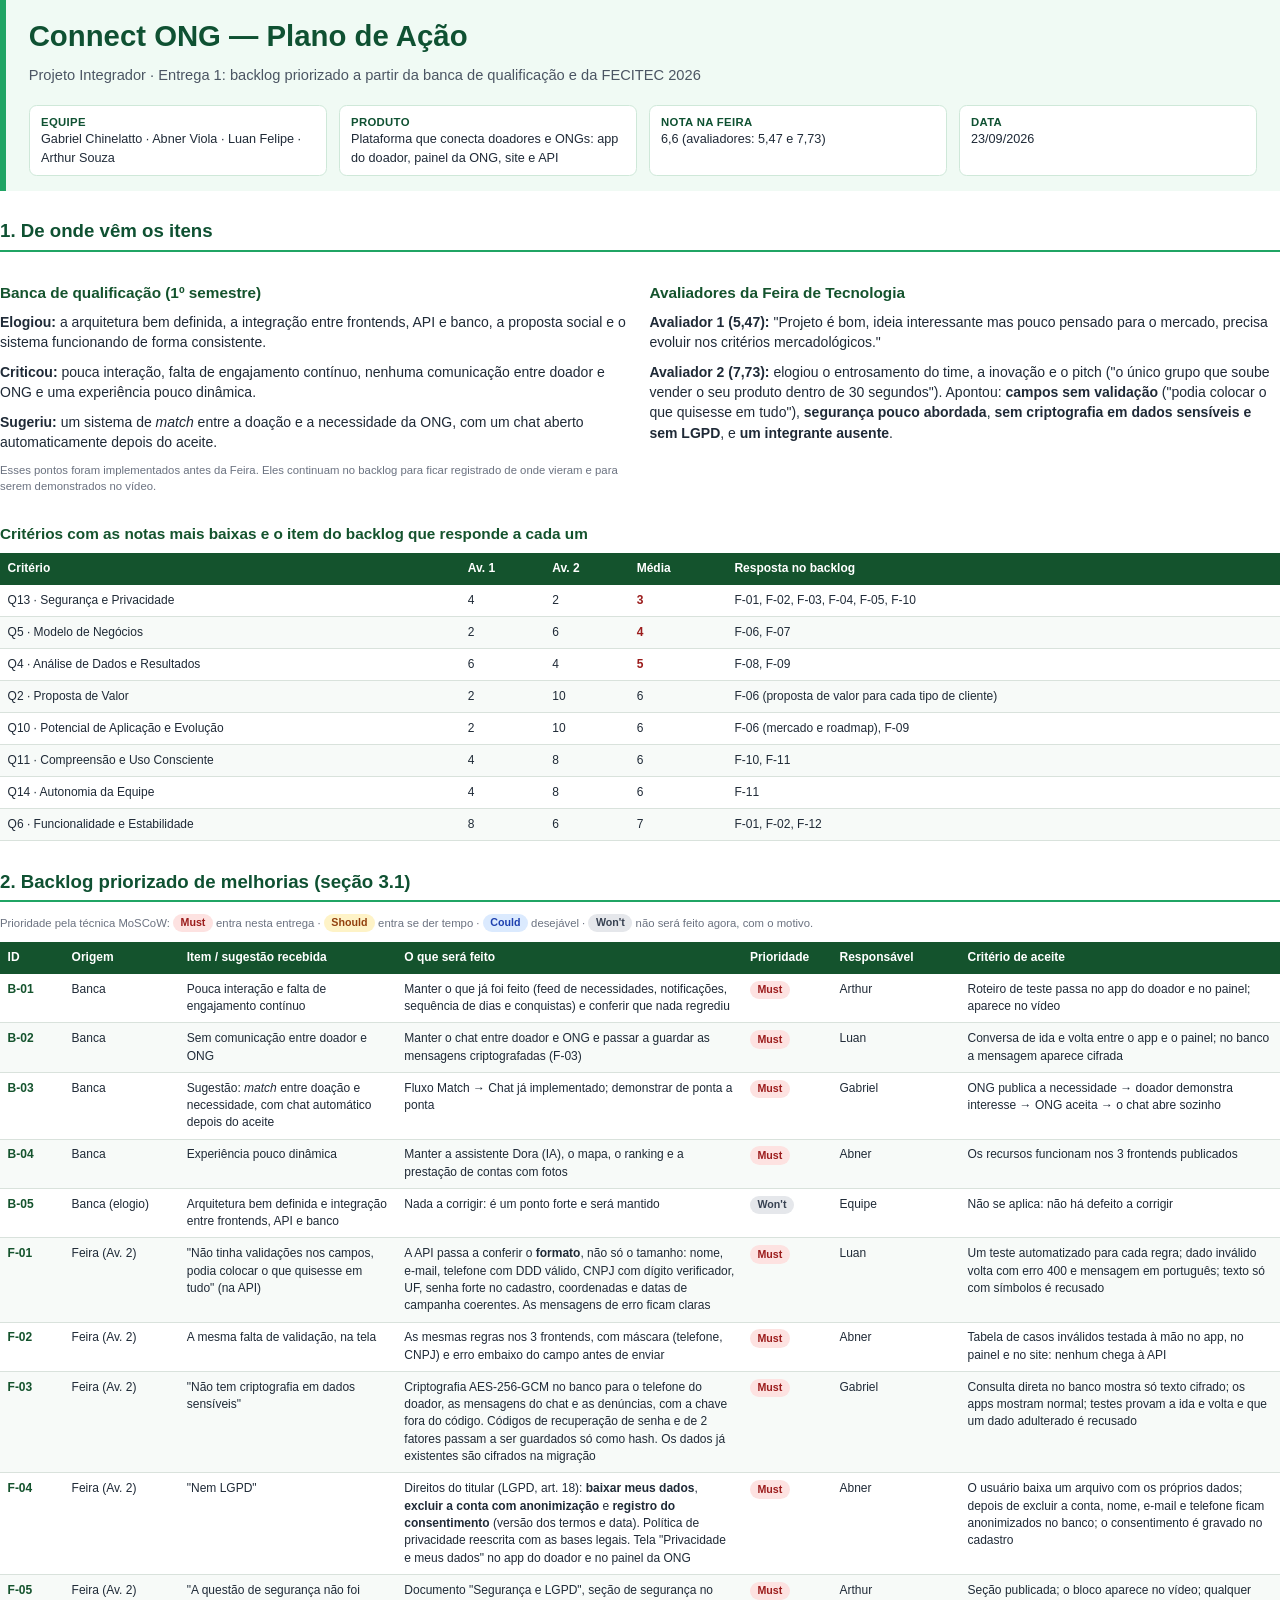
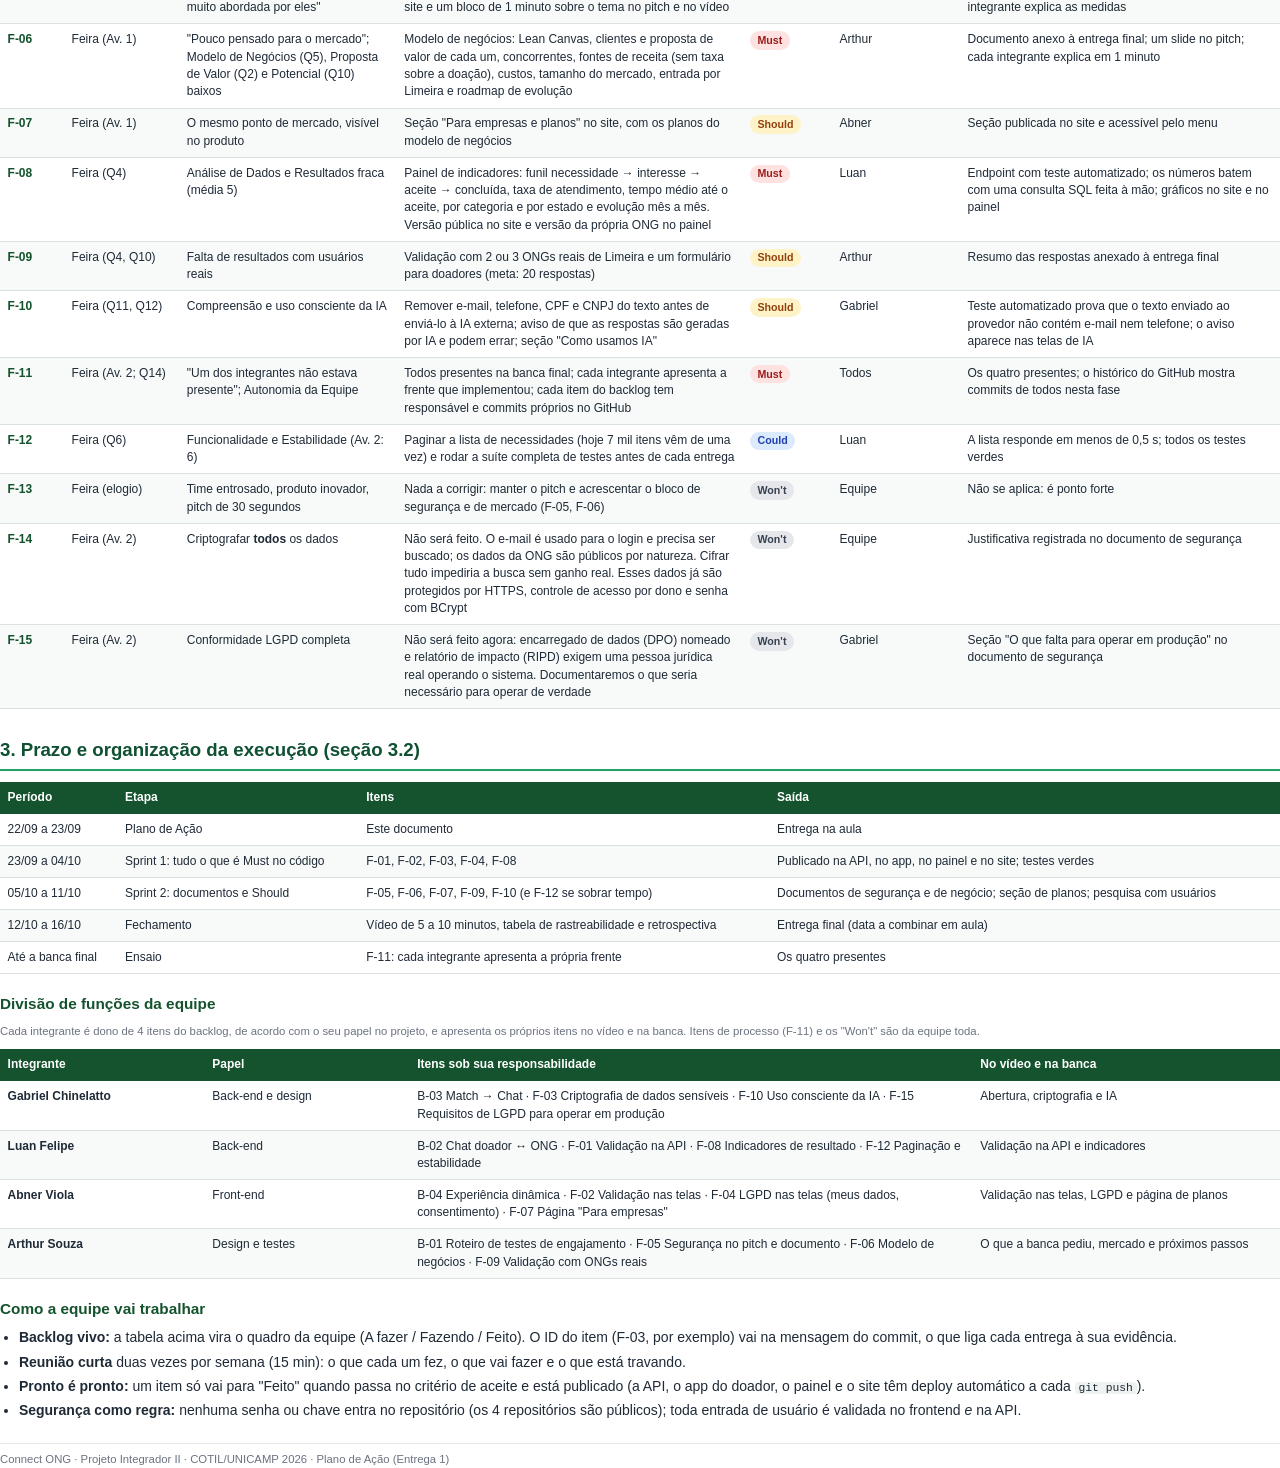
<file: docs/entregas/plano-de-acao.html>
<!doctype html>
<html lang="pt-BR"><head><meta charset="utf-8">
<title>Connect ONG — Plano de Ação</title>
<link rel="stylesheet" href="estilo.css"></head><body>

<div class="capa">
  <h1>Connect ONG — Plano de Ação</h1>
  <div class="sub">Projeto Integrador · Entrega 1: backlog priorizado a partir da banca de qualificação e da FECITEC 2026</div>
  <div class="meta">
    <div><b>Equipe</b>Gabriel Chinelatto · Abner Viola · Luan Felipe · Arthur Souza</div>
    <div><b>Produto</b>Plataforma que conecta doadores e ONGs: app do doador, painel da ONG, site e API</div>
    <div><b>Nota na Feira</b>6,6 (avaliadores: 5,47 e 7,73)</div>
    <div><b>Data</b>23/09/2026</div>
  </div>
</div>

<h2>1. De onde vêm os itens</h2>
<div class="dois">
<div>
<h3>Banca de qualificação (1º semestre)</h3>
<p><b>Elogiou:</b> a arquitetura bem definida, a integração entre frontends, API e banco, a proposta social e o sistema funcionando de forma consistente.</p>
<p><b>Criticou:</b> pouca interação, falta de engajamento contínuo, nenhuma comunicação entre doador e ONG e uma experiência pouco dinâmica.</p>
<p><b>Sugeriu:</b> um sistema de <i>match</i> entre a doação e a necessidade da ONG, com um chat aberto automaticamente depois do aceite.</p>
<p class="nota">Esses pontos foram implementados antes da Feira. Eles continuam no backlog para ficar registrado de onde vieram e para serem demonstrados no vídeo.</p>
</div>
<div>
<h3>Avaliadores da Feira de Tecnologia</h3>
<p><b>Avaliador 1 (5,47):</b> "Projeto é bom, ideia interessante mas pouco pensado para o mercado, precisa evoluir nos critérios mercadológicos."</p>
<p><b>Avaliador 2 (7,73):</b> elogiou o entrosamento do time, a inovação e o pitch ("o único grupo que soube vender o seu produto dentro de 30 segundos"). Apontou: <b>campos sem validação</b> ("podia colocar o que quisesse em tudo"), <b>segurança pouco abordada</b>, <b>sem criptografia em dados sensíveis e sem LGPD</b>, e <b>um integrante ausente</b>.</p>
</div>
</div>

<h3>Critérios com as notas mais baixas e o item do backlog que responde a cada um</h3>
<table>
<thead><tr><th>Critério</th><th>Av. 1</th><th>Av. 2</th><th>Média</th><th>Resposta no backlog</th></tr></thead>
<tbody>
<tr><td>Q13 · Segurança e Privacidade</td><td>4</td><td>2</td><td class="baixa">3</td><td>F-01, F-02, F-03, F-04, F-05, F-10</td></tr>
<tr><td>Q5 · Modelo de Negócios</td><td>2</td><td>6</td><td class="baixa">4</td><td>F-06, F-07</td></tr>
<tr><td>Q4 · Análise de Dados e Resultados</td><td>6</td><td>4</td><td class="baixa">5</td><td>F-08, F-09</td></tr>
<tr><td>Q2 · Proposta de Valor</td><td>2</td><td>10</td><td>6</td><td>F-06 (proposta de valor para cada tipo de cliente)</td></tr>
<tr><td>Q10 · Potencial de Aplicação e Evolução</td><td>2</td><td>10</td><td>6</td><td>F-06 (mercado e roadmap), F-09</td></tr>
<tr><td>Q11 · Compreensão e Uso Consciente</td><td>4</td><td>8</td><td>6</td><td>F-10, F-11</td></tr>
<tr><td>Q14 · Autonomia da Equipe</td><td>4</td><td>8</td><td>6</td><td>F-11</td></tr>
<tr><td>Q6 · Funcionalidade e Estabilidade</td><td>8</td><td>6</td><td>7</td><td>F-01, F-02, F-12</td></tr>
</tbody></table>

<h2>2. Backlog priorizado de melhorias (seção 3.1)</h2>
<p class="nota">Prioridade pela técnica MoSCoW: <span class="tag must">Must</span> entra nesta entrega · <span class="tag should">Should</span> entra se der tempo · <span class="tag could">Could</span> desejável · <span class="tag wont">Won't</span> não será feito agora, com o motivo.</p>
<table>
<thead><tr><th style="width:5%">ID</th><th style="width:9%">Origem</th><th style="width:17%">Item / sugestão recebida</th><th style="width:27%">O que será feito</th><th style="width:7%">Prioridade</th><th style="width:10%">Responsável</th><th style="width:25%">Critério de aceite</th></tr></thead>
<tbody>
<tr><td class="id">B-01</td><td>Banca</td><td>Pouca interação e falta de engajamento contínuo</td><td>Manter o que já foi feito (feed de necessidades, notificações, sequência de dias e conquistas) e conferir que nada regrediu</td><td><span class="tag must">Must</span></td><td>Arthur</td><td>Roteiro de teste passa no app do doador e no painel; aparece no vídeo</td></tr>
<tr><td class="id">B-02</td><td>Banca</td><td>Sem comunicação entre doador e ONG</td><td>Manter o chat entre doador e ONG e passar a guardar as mensagens criptografadas (F-03)</td><td><span class="tag must">Must</span></td><td>Luan</td><td>Conversa de ida e volta entre o app e o painel; no banco a mensagem aparece cifrada</td></tr>
<tr><td class="id">B-03</td><td>Banca</td><td>Sugestão: <i>match</i> entre doação e necessidade, com chat automático depois do aceite</td><td>Fluxo Match → Chat já implementado; demonstrar de ponta a ponta</td><td><span class="tag must">Must</span></td><td>Gabriel</td><td>ONG publica a necessidade → doador demonstra interesse → ONG aceita → o chat abre sozinho</td></tr>
<tr><td class="id">B-04</td><td>Banca</td><td>Experiência pouco dinâmica</td><td>Manter a assistente Dora (IA), o mapa, o ranking e a prestação de contas com fotos</td><td><span class="tag must">Must</span></td><td>Abner</td><td>Os recursos funcionam nos 3 frontends publicados</td></tr>
<tr><td class="id">B-05</td><td>Banca (elogio)</td><td>Arquitetura bem definida e integração entre frontends, API e banco</td><td>Nada a corrigir: é um ponto forte e será mantido</td><td><span class="tag wont">Won't</span></td><td>Equipe</td><td>Não se aplica: não há defeito a corrigir</td></tr>

<tr><td class="id">F-01</td><td>Feira (Av. 2)</td><td>"Não tinha validações nos campos, podia colocar o que quisesse em tudo" (na API)</td><td>A API passa a conferir o <b>formato</b>, não só o tamanho: nome, e-mail, telefone com DDD válido, CNPJ com dígito verificador, UF, senha forte no cadastro, coordenadas e datas de campanha coerentes. As mensagens de erro ficam claras</td><td><span class="tag must">Must</span></td><td>Luan</td><td>Um teste automatizado para cada regra; dado inválido volta com erro 400 e mensagem em português; texto só com símbolos é recusado</td></tr>
<tr><td class="id">F-02</td><td>Feira (Av. 2)</td><td>A mesma falta de validação, na tela</td><td>As mesmas regras nos 3 frontends, com máscara (telefone, CNPJ) e erro embaixo do campo antes de enviar</td><td><span class="tag must">Must</span></td><td>Abner</td><td>Tabela de casos inválidos testada à mão no app, no painel e no site: nenhum chega à API</td></tr>
<tr><td class="id">F-03</td><td>Feira (Av. 2)</td><td>"Não tem criptografia em dados sensíveis"</td><td>Criptografia AES-256-GCM no banco para o telefone do doador, as mensagens do chat e as denúncias, com a chave fora do código. Códigos de recuperação de senha e de 2 fatores passam a ser guardados só como hash. Os dados já existentes são cifrados na migração</td><td><span class="tag must">Must</span></td><td>Gabriel</td><td>Consulta direta no banco mostra só texto cifrado; os apps mostram normal; testes provam a ida e volta e que um dado adulterado é recusado</td></tr>
<tr><td class="id">F-04</td><td>Feira (Av. 2)</td><td>"Nem LGPD"</td><td>Direitos do titular (LGPD, art. 18): <b>baixar meus dados</b>, <b>excluir a conta com anonimização</b> e <b>registro do consentimento</b> (versão dos termos e data). Política de privacidade reescrita com as bases legais. Tela "Privacidade e meus dados" no app do doador e no painel da ONG</td><td><span class="tag must">Must</span></td><td>Abner</td><td>O usuário baixa um arquivo com os próprios dados; depois de excluir a conta, nome, e-mail e telefone ficam anonimizados no banco; o consentimento é gravado no cadastro</td></tr>
<tr><td class="id">F-05</td><td>Feira (Av. 2)</td><td>"A questão de segurança não foi muito abordada por eles"</td><td>Documento "Segurança e LGPD", seção de segurança no site e um bloco de 1 minuto sobre o tema no pitch e no vídeo</td><td><span class="tag must">Must</span></td><td>Arthur</td><td>Seção publicada; o bloco aparece no vídeo; qualquer integrante explica as medidas</td></tr>
<tr><td class="id">F-06</td><td>Feira (Av. 1)</td><td>"Pouco pensado para o mercado"; Modelo de Negócios (Q5), Proposta de Valor (Q2) e Potencial (Q10) baixos</td><td>Modelo de negócios: Lean Canvas, clientes e proposta de valor de cada um, concorrentes, fontes de receita (sem taxa sobre a doação), custos, tamanho do mercado, entrada por Limeira e roadmap de evolução</td><td><span class="tag must">Must</span></td><td>Arthur</td><td>Documento anexo à entrega final; um slide no pitch; cada integrante explica em 1 minuto</td></tr>
<tr><td class="id">F-07</td><td>Feira (Av. 1)</td><td>O mesmo ponto de mercado, visível no produto</td><td>Seção "Para empresas e planos" no site, com os planos do modelo de negócios</td><td><span class="tag should">Should</span></td><td>Abner</td><td>Seção publicada no site e acessível pelo menu</td></tr>
<tr><td class="id">F-08</td><td>Feira (Q4)</td><td>Análise de Dados e Resultados fraca (média 5)</td><td>Painel de indicadores: funil necessidade → interesse → aceite → concluída, taxa de atendimento, tempo médio até o aceite, por categoria e por estado e evolução mês a mês. Versão pública no site e versão da própria ONG no painel</td><td><span class="tag must">Must</span></td><td>Luan</td><td>Endpoint com teste automatizado; os números batem com uma consulta SQL feita à mão; gráficos no site e no painel</td></tr>
<tr><td class="id">F-09</td><td>Feira (Q4, Q10)</td><td>Falta de resultados com usuários reais</td><td>Validação com 2 ou 3 ONGs reais de Limeira e um formulário para doadores (meta: 20 respostas)</td><td><span class="tag should">Should</span></td><td>Arthur</td><td>Resumo das respostas anexado à entrega final</td></tr>
<tr><td class="id">F-10</td><td>Feira (Q11, Q12)</td><td>Compreensão e uso consciente da IA</td><td>Remover e-mail, telefone, CPF e CNPJ do texto antes de enviá-lo à IA externa; aviso de que as respostas são geradas por IA e podem errar; seção "Como usamos IA"</td><td><span class="tag should">Should</span></td><td>Gabriel</td><td>Teste automatizado prova que o texto enviado ao provedor não contém e-mail nem telefone; o aviso aparece nas telas de IA</td></tr>
<tr><td class="id">F-11</td><td>Feira (Av. 2; Q14)</td><td>"Um dos integrantes não estava presente"; Autonomia da Equipe</td><td>Todos presentes na banca final; cada integrante apresenta a frente que implementou; cada item do backlog tem responsável e commits próprios no GitHub</td><td><span class="tag must">Must</span></td><td>Todos</td><td>Os quatro presentes; o histórico do GitHub mostra commits de todos nesta fase</td></tr>
<tr><td class="id">F-12</td><td>Feira (Q6)</td><td>Funcionalidade e Estabilidade (Av. 2: 6)</td><td>Paginar a lista de necessidades (hoje 7 mil itens vêm de uma vez) e rodar a suíte completa de testes antes de cada entrega</td><td><span class="tag could">Could</span></td><td>Luan</td><td>A lista responde em menos de 0,5 s; todos os testes verdes</td></tr>
<tr><td class="id">F-13</td><td>Feira (elogio)</td><td>Time entrosado, produto inovador, pitch de 30 segundos</td><td>Nada a corrigir: manter o pitch e acrescentar o bloco de segurança e de mercado (F-05, F-06)</td><td><span class="tag wont">Won't</span></td><td>Equipe</td><td>Não se aplica: é ponto forte</td></tr>
<tr><td class="id">F-14</td><td>Feira (Av. 2)</td><td>Criptografar <b>todos</b> os dados</td><td>Não será feito. O e-mail é usado para o login e precisa ser buscado; os dados da ONG são públicos por natureza. Cifrar tudo impediria a busca sem ganho real. Esses dados já são protegidos por HTTPS, controle de acesso por dono e senha com BCrypt</td><td><span class="tag wont">Won't</span></td><td>Equipe</td><td>Justificativa registrada no documento de segurança</td></tr>
<tr><td class="id">F-15</td><td>Feira (Av. 2)</td><td>Conformidade LGPD completa</td><td>Não será feito agora: encarregado de dados (DPO) nomeado e relatório de impacto (RIPD) exigem uma pessoa jurídica real operando o sistema. Documentaremos o que seria necessário para operar de verdade</td><td><span class="tag wont">Won't</span></td><td>Gabriel</td><td>Seção "O que falta para operar em produção" no documento de segurança</td></tr>
</tbody></table>

<h2>3. Prazo e organização da execução (seção 3.2)</h2>
<table>
<thead><tr><th>Período</th><th>Etapa</th><th>Itens</th><th>Saída</th></tr></thead>
<tbody>
<tr><td>22/09 a 23/09</td><td>Plano de Ação</td><td>Este documento</td><td>Entrega na aula</td></tr>
<tr><td>23/09 a 04/10</td><td>Sprint 1: tudo o que é Must no código</td><td>F-01, F-02, F-03, F-04, F-08</td><td>Publicado na API, no app, no painel e no site; testes verdes</td></tr>
<tr><td>05/10 a 11/10</td><td>Sprint 2: documentos e Should</td><td>F-05, F-06, F-07, F-09, F-10 (e F-12 se sobrar tempo)</td><td>Documentos de segurança e de negócio; seção de planos; pesquisa com usuários</td></tr>
<tr><td>12/10 a 16/10</td><td>Fechamento</td><td>Vídeo de 5 a 10 minutos, tabela de rastreabilidade e retrospectiva</td><td>Entrega final (data a combinar em aula)</td></tr>
<tr><td>Até a banca final</td><td>Ensaio</td><td>F-11: cada integrante apresenta a própria frente</td><td>Os quatro presentes</td></tr>
</tbody></table>


<h3>Divisão de funções da equipe</h3>
<p class="nota">Cada integrante é dono de 4 itens do backlog, de acordo com o seu papel no projeto, e apresenta os próprios itens no vídeo e na banca. Itens de processo (F-11) e os "Won't" são da equipe toda.</p>
<table>
<thead><tr><th style="width:16%">Integrante</th><th style="width:16%">Papel</th><th>Itens sob sua responsabilidade</th><th style="width:24%">No vídeo e na banca</th></tr></thead>
<tbody>
<tr><td><b>Gabriel Chinelatto</b></td><td>Back-end e design</td><td>B-03 Match → Chat · F-03 Criptografia de dados sensíveis · F-10 Uso consciente da IA · F-15 Requisitos de LGPD para operar em produção</td><td>Abertura, criptografia e IA</td></tr>
<tr><td><b>Luan Felipe</b></td><td>Back-end</td><td>B-02 Chat doador ↔ ONG · F-01 Validação na API · F-08 Indicadores de resultado · F-12 Paginação e estabilidade</td><td>Validação na API e indicadores</td></tr>
<tr><td><b>Abner Viola</b></td><td>Front-end</td><td>B-04 Experiência dinâmica · F-02 Validação nas telas · F-04 LGPD nas telas (meus dados, consentimento) · F-07 Página "Para empresas"</td><td>Validação nas telas, LGPD e página de planos</td></tr>
<tr><td><b>Arthur Souza</b></td><td>Design e testes</td><td>B-01 Roteiro de testes de engajamento · F-05 Segurança no pitch e documento · F-06 Modelo de negócios · F-09 Validação com ONGs reais</td><td>O que a banca pediu, mercado e próximos passos</td></tr>
</tbody></table>

<h3>Como a equipe vai trabalhar</h3>
<ul>
<li><b>Backlog vivo:</b> a tabela acima vira o quadro da equipe (A fazer / Fazendo / Feito). O ID do item (F-03, por exemplo) vai na mensagem do commit, o que liga cada entrega à sua evidência.</li>
<li><b>Reunião curta</b> duas vezes por semana (15 min): o que cada um fez, o que vai fazer e o que está travando.</li>
<li><b>Pronto é pronto:</b> um item só vai para "Feito" quando passa no critério de aceite e está publicado (a API, o app do doador, o painel e o site têm deploy automático a cada <code>git push</code>).</li>
<li><b>Segurança como regra:</b> nenhuma senha ou chave entra no repositório (os 4 repositórios são públicos); toda entrada de usuário é validada no frontend <i>e</i> na API.</li>
</ul>

<div class="rodape">Connect ONG · Projeto Integrador II · COTIL/UNICAMP 2026 · Plano de Ação (Entrega 1)</div>
</body></html>
</file>
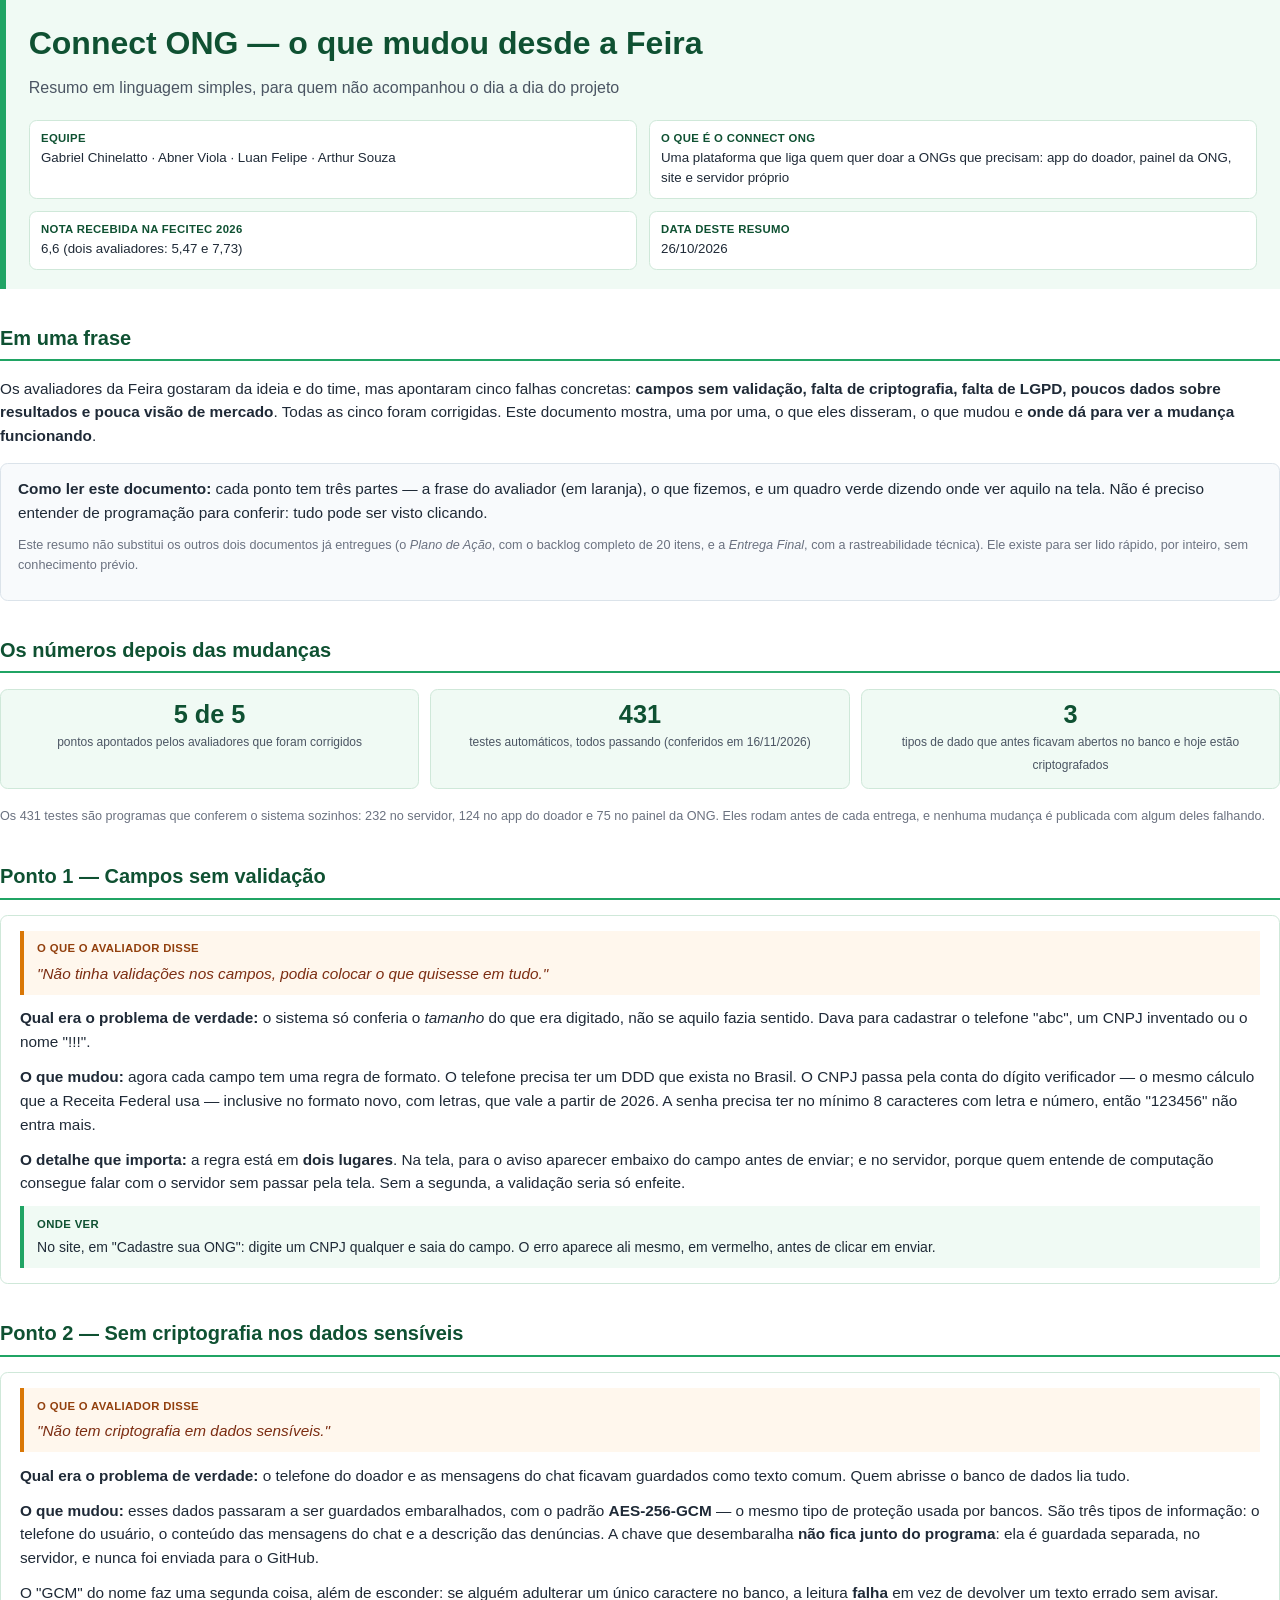
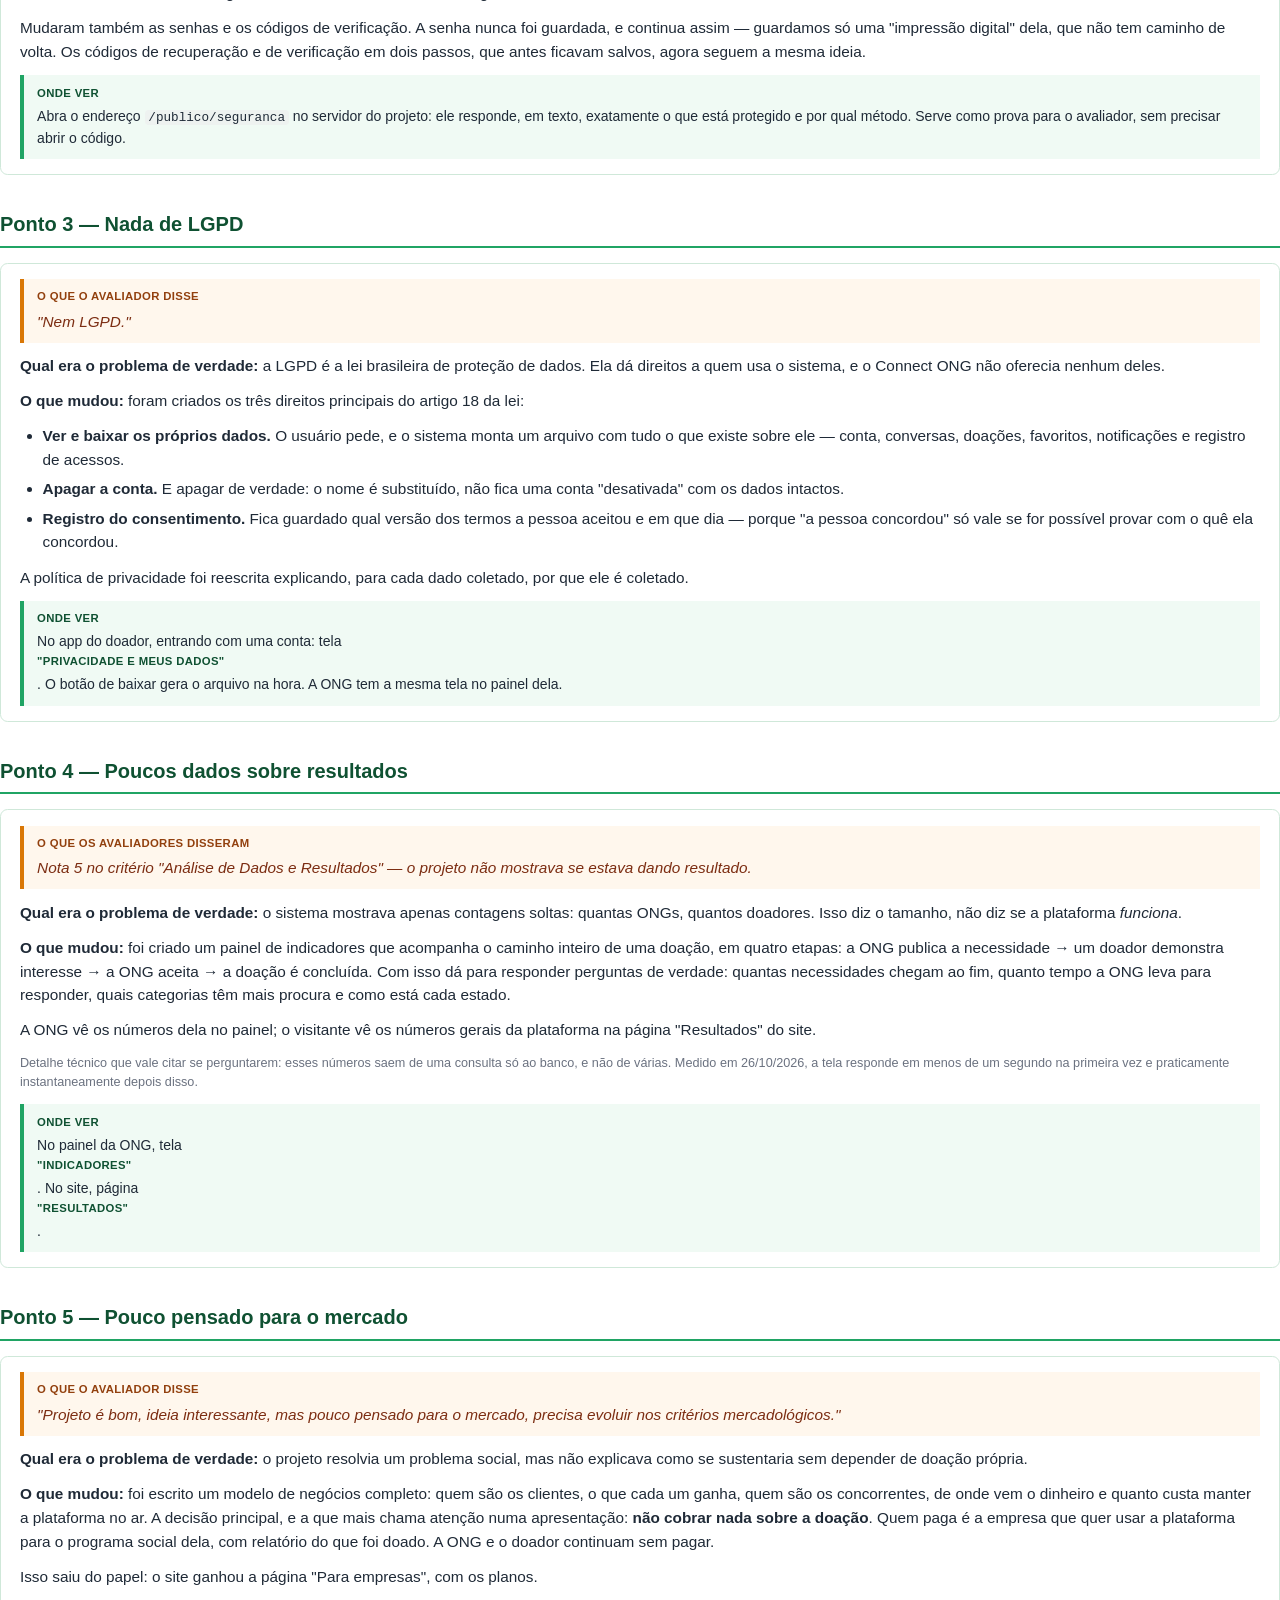
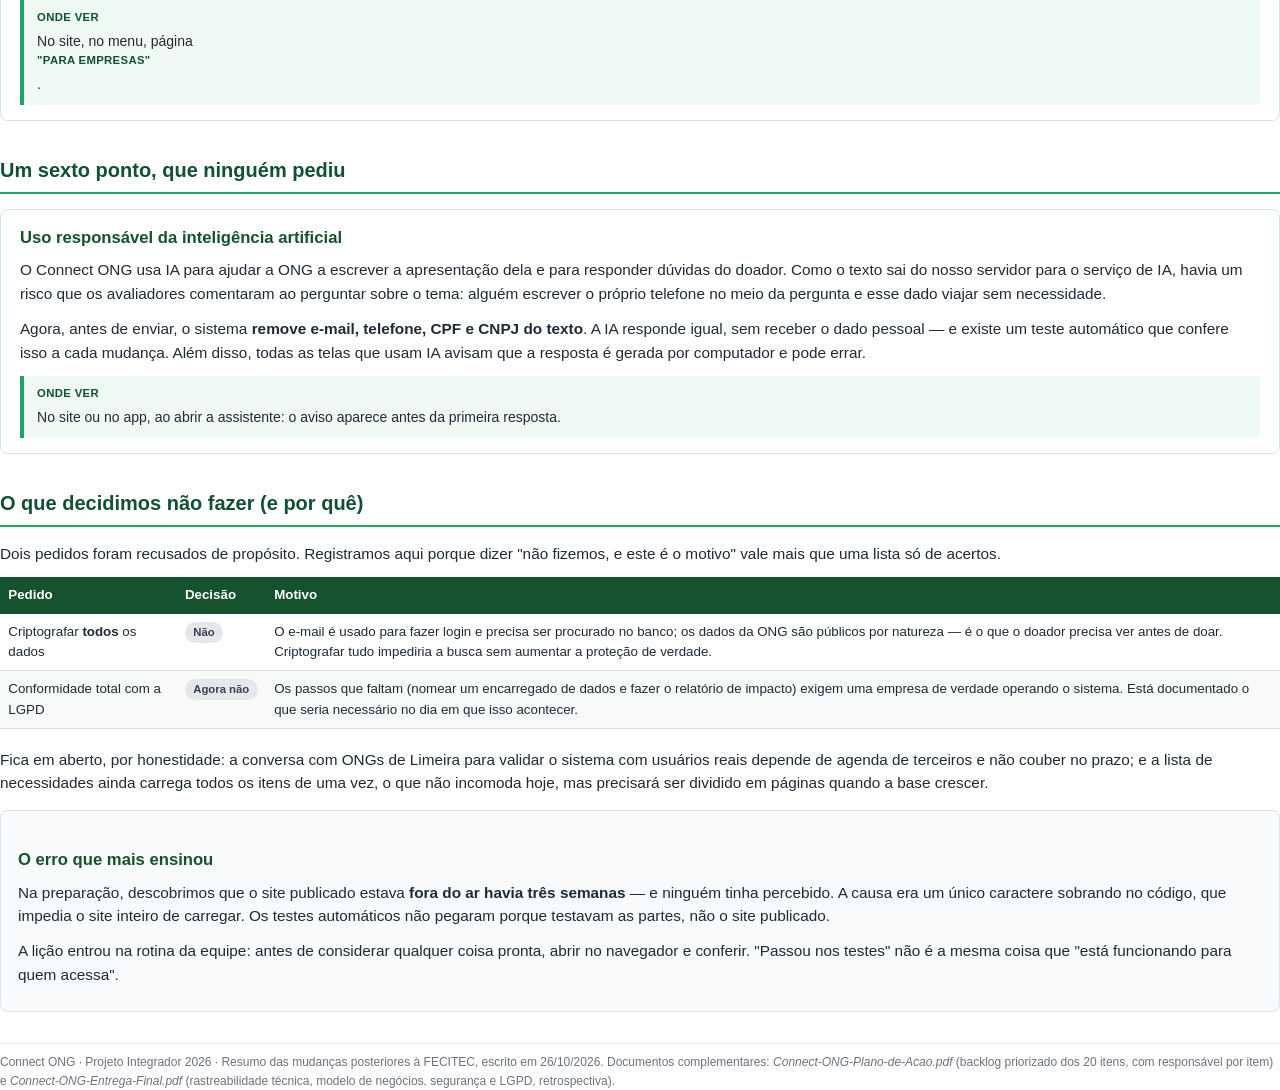
<file: docs/entregas/resumo-do-que-mudou.html>
<!doctype html>
<html lang="pt-BR"><head><meta charset="utf-8">
<title>Connect ONG — O que mudou desde a Feira</title>
<link rel="stylesheet" href="estilo-resumo.css"></head><body>

<div class="capa">
  <h1>Connect ONG — o que mudou desde a Feira</h1>
  <div class="sub">Resumo em linguagem simples, para quem não acompanhou o dia a dia do projeto</div>
  <div class="meta">
    <div><b>Equipe</b>Gabriel Chinelatto · Abner Viola · Luan Felipe · Arthur Souza</div>
    <div><b>O que é o Connect ONG</b>Uma plataforma que liga quem quer doar a ONGs que precisam: app do doador, painel da ONG, site e servidor próprio</div>
    <div><b>Nota recebida na FECITEC 2026</b>6,6 (dois avaliadores: 5,47 e 7,73)</div>
    <div><b>Data deste resumo</b>26/10/2026</div>
  </div>
</div>

<h2>Em uma frase</h2>
<p>Os avaliadores da Feira gostaram da ideia e do time, mas apontaram cinco
falhas concretas: <b>campos sem validação, falta de criptografia, falta de LGPD,
poucos dados sobre resultados e pouca visão de mercado</b>. Todas as cinco foram
corrigidas. Este documento mostra, uma por uma, o que eles disseram, o que
mudou e <b>onde dá para ver a mudança funcionando</b>.</p>

<div class="caixa">
<p><b>Como ler este documento:</b> cada ponto tem três partes — a frase do
avaliador (em laranja), o que fizemos, e um quadro verde dizendo onde ver
aquilo na tela. Não é preciso entender de programação para conferir: tudo pode
ser visto clicando.</p>
<p class="nota">Este resumo não substitui os outros dois documentos já
entregues (o <i>Plano de Ação</i>, com o backlog completo de 20 itens, e a
<i>Entrega Final</i>, com a rastreabilidade técnica). Ele existe para ser lido
rápido, por inteiro, sem conhecimento prévio.</p>
</div>

<h2>Os números depois das mudanças</h2>
<div class="numeros">
  <div><strong>5 de 5</strong><span>pontos apontados pelos avaliadores que foram corrigidos</span></div>
  <div><strong>431</strong><span>testes automáticos, todos passando (conferidos em 16/11/2026)</span></div>
  <div><strong>3</strong><span>tipos de dado que antes ficavam abertos no banco e hoje estão criptografados</span></div>
</div>
<p class="nota">Os 431 testes são programas que conferem o sistema sozinhos:
232 no servidor, 124 no app do doador e 75 no painel da ONG. Eles rodam antes
de cada entrega, e nenhuma mudança é publicada com algum deles falhando.</p>

<h2>Ponto 1 — Campos sem validação</h2>
<div class="ponto">
  <div class="critica"><b>O que o avaliador disse</b>
  "Não tinha validações nos campos, podia colocar o que quisesse em tudo."</div>
  <p><b>Qual era o problema de verdade:</b> o sistema só conferia o
  <i>tamanho</i> do que era digitado, não se aquilo fazia sentido. Dava para
  cadastrar o telefone "abc", um CNPJ inventado ou o nome "!!!".</p>
  <p><b>O que mudou:</b> agora cada campo tem uma regra de formato. O telefone
  precisa ter um DDD que exista no Brasil. O CNPJ passa pela conta do dígito
  verificador — o mesmo cálculo que a Receita Federal usa — inclusive no
  formato novo, com letras, que vale a partir de 2026. A senha precisa ter no
  mínimo 8 caracteres com letra e número, então "123456" não entra mais.</p>
  <p><b>O detalhe que importa:</b> a regra está em <b>dois lugares</b>. Na
  tela, para o aviso aparecer embaixo do campo antes de enviar; e no servidor,
  porque quem entende de computação consegue falar com o servidor sem passar
  pela tela. Sem a segunda, a validação seria só enfeite.</p>
  <div class="comover"><b>Onde ver</b> No site, em "Cadastre sua ONG": digite
  um CNPJ qualquer e saia do campo. O erro aparece ali mesmo, em vermelho,
  antes de clicar em enviar.</div>
</div>

<h2>Ponto 2 — Sem criptografia nos dados sensíveis</h2>
<div class="ponto">
  <div class="critica"><b>O que o avaliador disse</b>
  "Não tem criptografia em dados sensíveis."</div>
  <p><b>Qual era o problema de verdade:</b> o telefone do doador e as mensagens
  do chat ficavam guardados como texto comum. Quem abrisse o banco de dados
  lia tudo.</p>
  <p><b>O que mudou:</b> esses dados passaram a ser guardados embaralhados, com
  o padrão <b>AES-256-GCM</b> — o mesmo tipo de proteção usada por bancos. São
  três tipos de informação: o telefone do usuário, o conteúdo das mensagens do
  chat e a descrição das denúncias. A chave que desembaralha <b>não fica junto
  do programa</b>: ela é guardada separada, no servidor, e nunca foi enviada
  para o GitHub.</p>
  <p>O "GCM" do nome faz uma segunda coisa, além de esconder: se alguém
  adulterar um único caractere no banco, a leitura <b>falha</b> em vez de
  devolver um texto errado sem avisar.</p>
  <p>Mudaram também as senhas e os códigos de verificação. A senha nunca foi
  guardada, e continua assim — guardamos só uma "impressão digital" dela, que
  não tem caminho de volta. Os códigos de recuperação e de verificação em dois
  passos, que antes ficavam salvos, agora seguem a mesma ideia.</p>
  <div class="comover"><b>Onde ver</b> Abra o endereço
  <code>/publico/seguranca</code> no servidor do projeto: ele responde, em
  texto, exatamente o que está protegido e por qual método. Serve como prova
  para o avaliador, sem precisar abrir o código.</div>
</div>

<h2>Ponto 3 — Nada de LGPD</h2>
<div class="ponto">
  <div class="critica"><b>O que o avaliador disse</b> "Nem LGPD."</div>
  <p><b>Qual era o problema de verdade:</b> a LGPD é a lei brasileira de
  proteção de dados. Ela dá direitos a quem usa o sistema, e o Connect ONG não
  oferecia nenhum deles.</p>
  <p><b>O que mudou:</b> foram criados os três direitos principais do artigo 18
  da lei:</p>
  <ul>
    <li><b>Ver e baixar os próprios dados.</b> O usuário pede, e o sistema
    monta um arquivo com tudo o que existe sobre ele — conta, conversas,
    doações, favoritos, notificações e registro de acessos.</li>
    <li><b>Apagar a conta.</b> E apagar de verdade: o nome é substituído, não
    fica uma conta "desativada" com os dados intactos.</li>
    <li><b>Registro do consentimento.</b> Fica guardado qual versão dos termos
    a pessoa aceitou e em que dia — porque "a pessoa concordou" só vale se for
    possível provar com o quê ela concordou.</li>
  </ul>
  <p>A política de privacidade foi reescrita explicando, para cada dado
  coletado, por que ele é coletado.</p>
  <div class="comover"><b>Onde ver</b> No app do doador, entrando com uma
  conta: tela <b>"Privacidade e meus dados"</b>. O botão de baixar gera o
  arquivo na hora. A ONG tem a mesma tela no painel dela.</div>
</div>

<h2 class="quebra">Ponto 4 — Poucos dados sobre resultados</h2>
<div class="ponto">
  <div class="critica"><b>O que os avaliadores disseram</b>
  Nota 5 no critério "Análise de Dados e Resultados" — o projeto não mostrava
  se estava dando resultado.</div>
  <p><b>Qual era o problema de verdade:</b> o sistema mostrava apenas
  contagens soltas: quantas ONGs, quantos doadores. Isso diz o tamanho, não diz
  se a plataforma <i>funciona</i>.</p>
  <p><b>O que mudou:</b> foi criado um painel de indicadores que acompanha o
  caminho inteiro de uma doação, em quatro etapas: a ONG publica a necessidade
  → um doador demonstra interesse → a ONG aceita → a doação é concluída. Com
  isso dá para responder perguntas de verdade: quantas necessidades chegam ao
  fim, quanto tempo a ONG leva para responder, quais categorias têm mais
  procura e como está cada estado.</p>
  <p>A ONG vê os números dela no painel; o visitante vê os números gerais da
  plataforma na página "Resultados" do site.</p>
  <p class="nota">Detalhe técnico que vale citar se perguntarem: esses números
  saem de uma consulta só ao banco, e não de várias. Medido em 26/10/2026, a
  tela responde em menos de um segundo na primeira vez e praticamente
  instantaneamente depois disso.</p>
  <div class="comover"><b>Onde ver</b> No painel da ONG, tela
  <b>"Indicadores"</b>. No site, página <b>"Resultados"</b>.</div>
</div>

<h2>Ponto 5 — Pouco pensado para o mercado</h2>
<div class="ponto">
  <div class="critica"><b>O que o avaliador disse</b>
  "Projeto é bom, ideia interessante, mas pouco pensado para o mercado,
  precisa evoluir nos critérios mercadológicos."</div>
  <p><b>Qual era o problema de verdade:</b> o projeto resolvia um problema
  social, mas não explicava como se sustentaria sem depender de doação própria.</p>
  <p><b>O que mudou:</b> foi escrito um modelo de negócios completo: quem são
  os clientes, o que cada um ganha, quem são os concorrentes, de onde vem o
  dinheiro e quanto custa manter a plataforma no ar. A decisão principal, e a
  que mais chama atenção numa apresentação: <b>não cobrar nada sobre a
  doação</b>. Quem paga é a empresa que quer usar a plataforma para o programa
  social dela, com relatório do que foi doado. A ONG e o doador continuam sem
  pagar.</p>
  <p>Isso saiu do papel: o site ganhou a página "Para empresas", com os planos.</p>
  <div class="comover"><b>Onde ver</b> No site, no menu, página
  <b>"Para empresas"</b>.</div>
</div>

<h2>Um sexto ponto, que ninguém pediu</h2>
<div class="ponto">
  <h3>Uso responsável da inteligência artificial</h3>
  <p>O Connect ONG usa IA para ajudar a ONG a escrever a apresentação dela e
  para responder dúvidas do doador. Como o texto sai do nosso servidor para o
  serviço de IA, havia um risco que os avaliadores comentaram ao perguntar
  sobre o tema: alguém escrever o próprio telefone no meio da pergunta e esse
  dado viajar sem necessidade.</p>
  <p>Agora, antes de enviar, o sistema <b>remove e-mail, telefone, CPF e CNPJ
  do texto</b>. A IA responde igual, sem receber o dado pessoal — e existe um
  teste automático que confere isso a cada mudança. Além disso, todas as telas
  que usam IA avisam que a resposta é gerada por computador e pode errar.</p>
  <div class="comover"><b>Onde ver</b> No site ou no app, ao abrir a
  assistente: o aviso aparece antes da primeira resposta.</div>
</div>

<h2>O que decidimos não fazer (e por quê)</h2>
<p>Dois pedidos foram recusados de propósito. Registramos aqui porque dizer
"não fizemos, e este é o motivo" vale mais que uma lista só de acertos.</p>
<table>
<thead><tr><th>Pedido</th><th>Decisão</th><th>Motivo</th></tr></thead>
<tbody>
<tr><td>Criptografar <b>todos</b> os dados</td><td><span class="tag nao">Não</span></td>
<td>O e-mail é usado para fazer login e precisa ser procurado no banco; os dados da ONG são públicos por natureza — é o que o doador precisa ver antes de doar. Criptografar tudo impediria a busca sem aumentar a proteção de verdade.</td></tr>
<tr><td>Conformidade total com a LGPD</td><td><span class="tag nao">Agora não</span></td>
<td>Os passos que faltam (nomear um encarregado de dados e fazer o relatório de impacto) exigem uma empresa de verdade operando o sistema. Está documentado o que seria necessário no dia em que isso acontecer.</td></tr>
</tbody>
</table>
<p>Fica em aberto, por honestidade: a conversa com ONGs de Limeira para
validar o sistema com usuários reais depende de agenda de terceiros e não
couber no prazo; e a lista de necessidades ainda carrega todos os itens de uma
vez, o que não incomoda hoje, mas precisará ser dividido em páginas quando a
base crescer.</p>

<div class="caixa">
<h3>O erro que mais ensinou</h3>
<p>Na preparação, descobrimos que o site publicado estava <b>fora do ar havia
três semanas</b> — e ninguém tinha percebido. A causa era um único caractere
sobrando no código, que impedia o site inteiro de carregar. Os testes
automáticos não pegaram porque testavam as partes, não o site publicado.</p>
<p>A lição entrou na rotina da equipe: antes de considerar qualquer coisa
pronta, abrir no navegador e conferir. "Passou nos testes" não é a mesma coisa
que "está funcionando para quem acessa".</p>
</div>

<div class="rodape">
Connect ONG · Projeto Integrador 2026 · Resumo das mudanças posteriores à FECITEC,
escrito em 26/10/2026. Documentos complementares: <i>Connect-ONG-Plano-de-Acao.pdf</i>
(backlog priorizado dos 20 itens, com responsável por item) e
<i>Connect-ONG-Entrega-Final.pdf</i> (rastreabilidade técnica, modelo de
negócios, segurança e LGPD, retrospectiva).
</div>

</body></html>
</file>
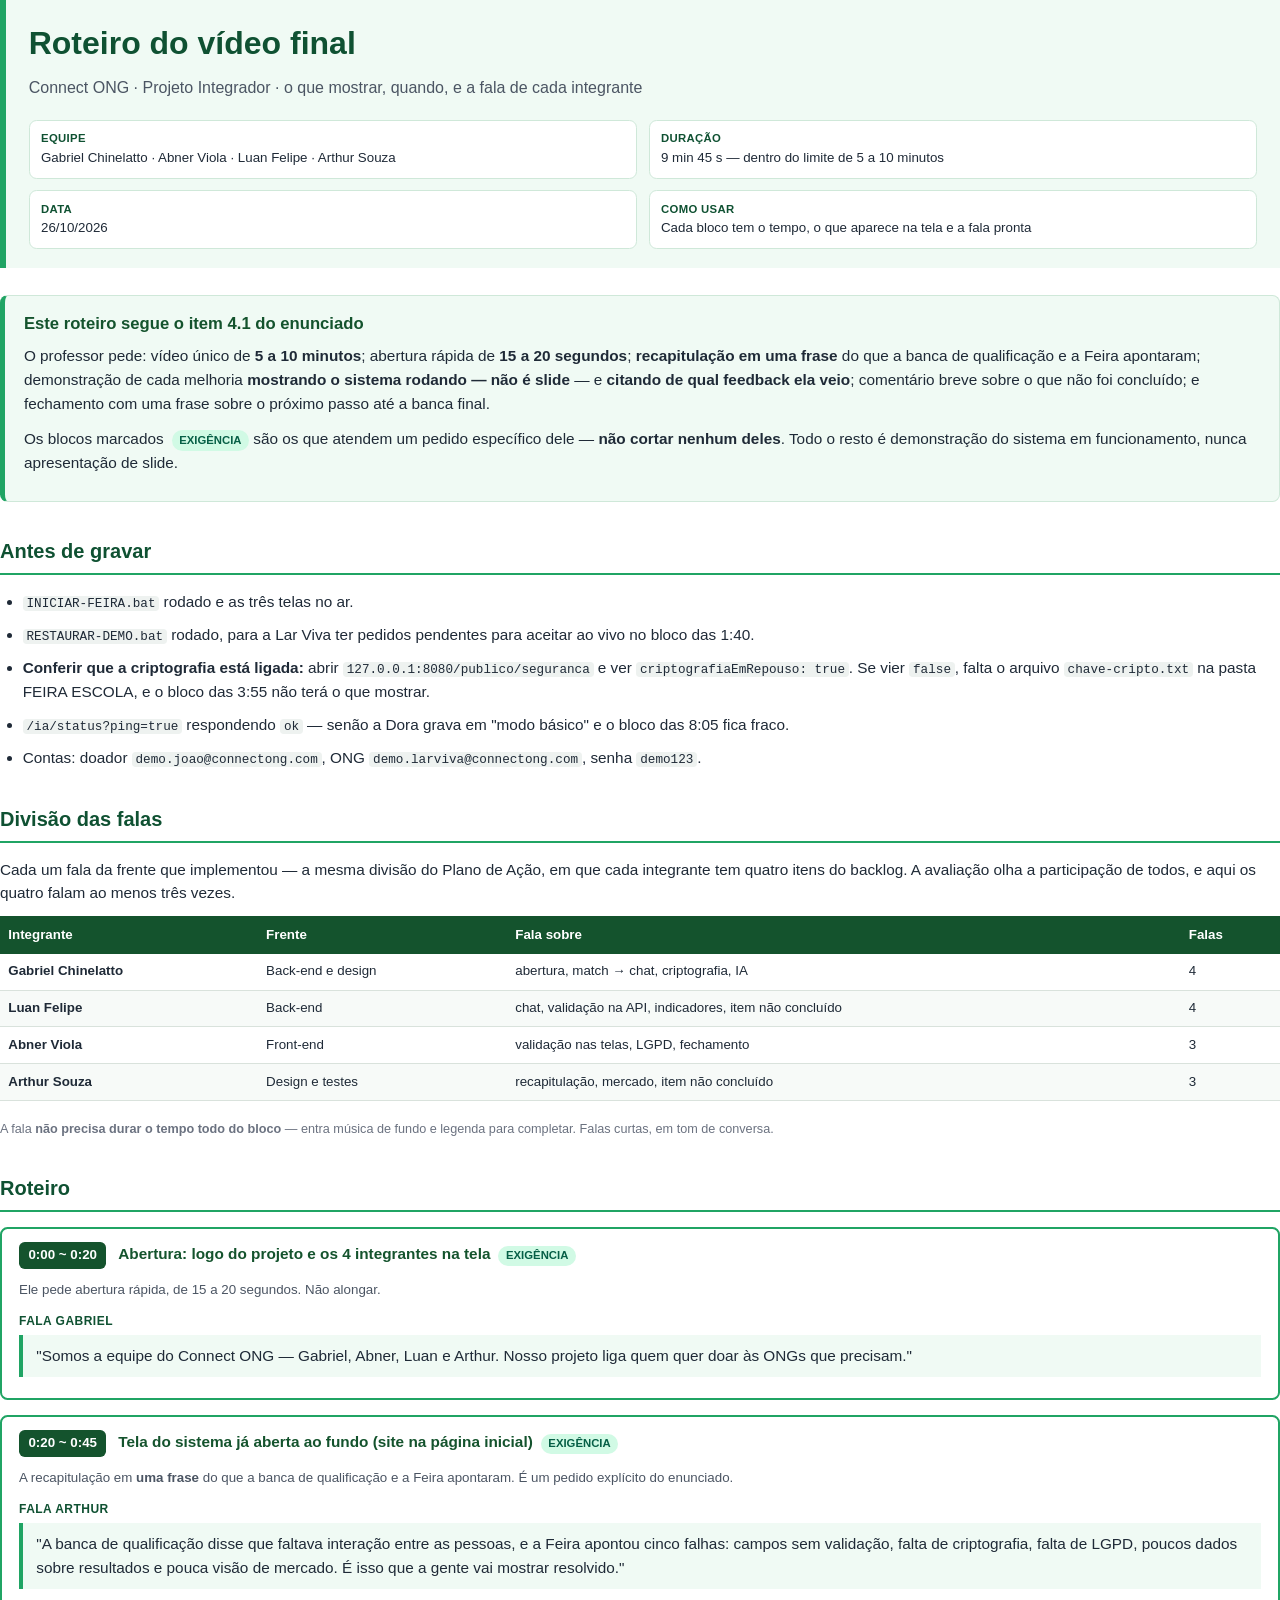
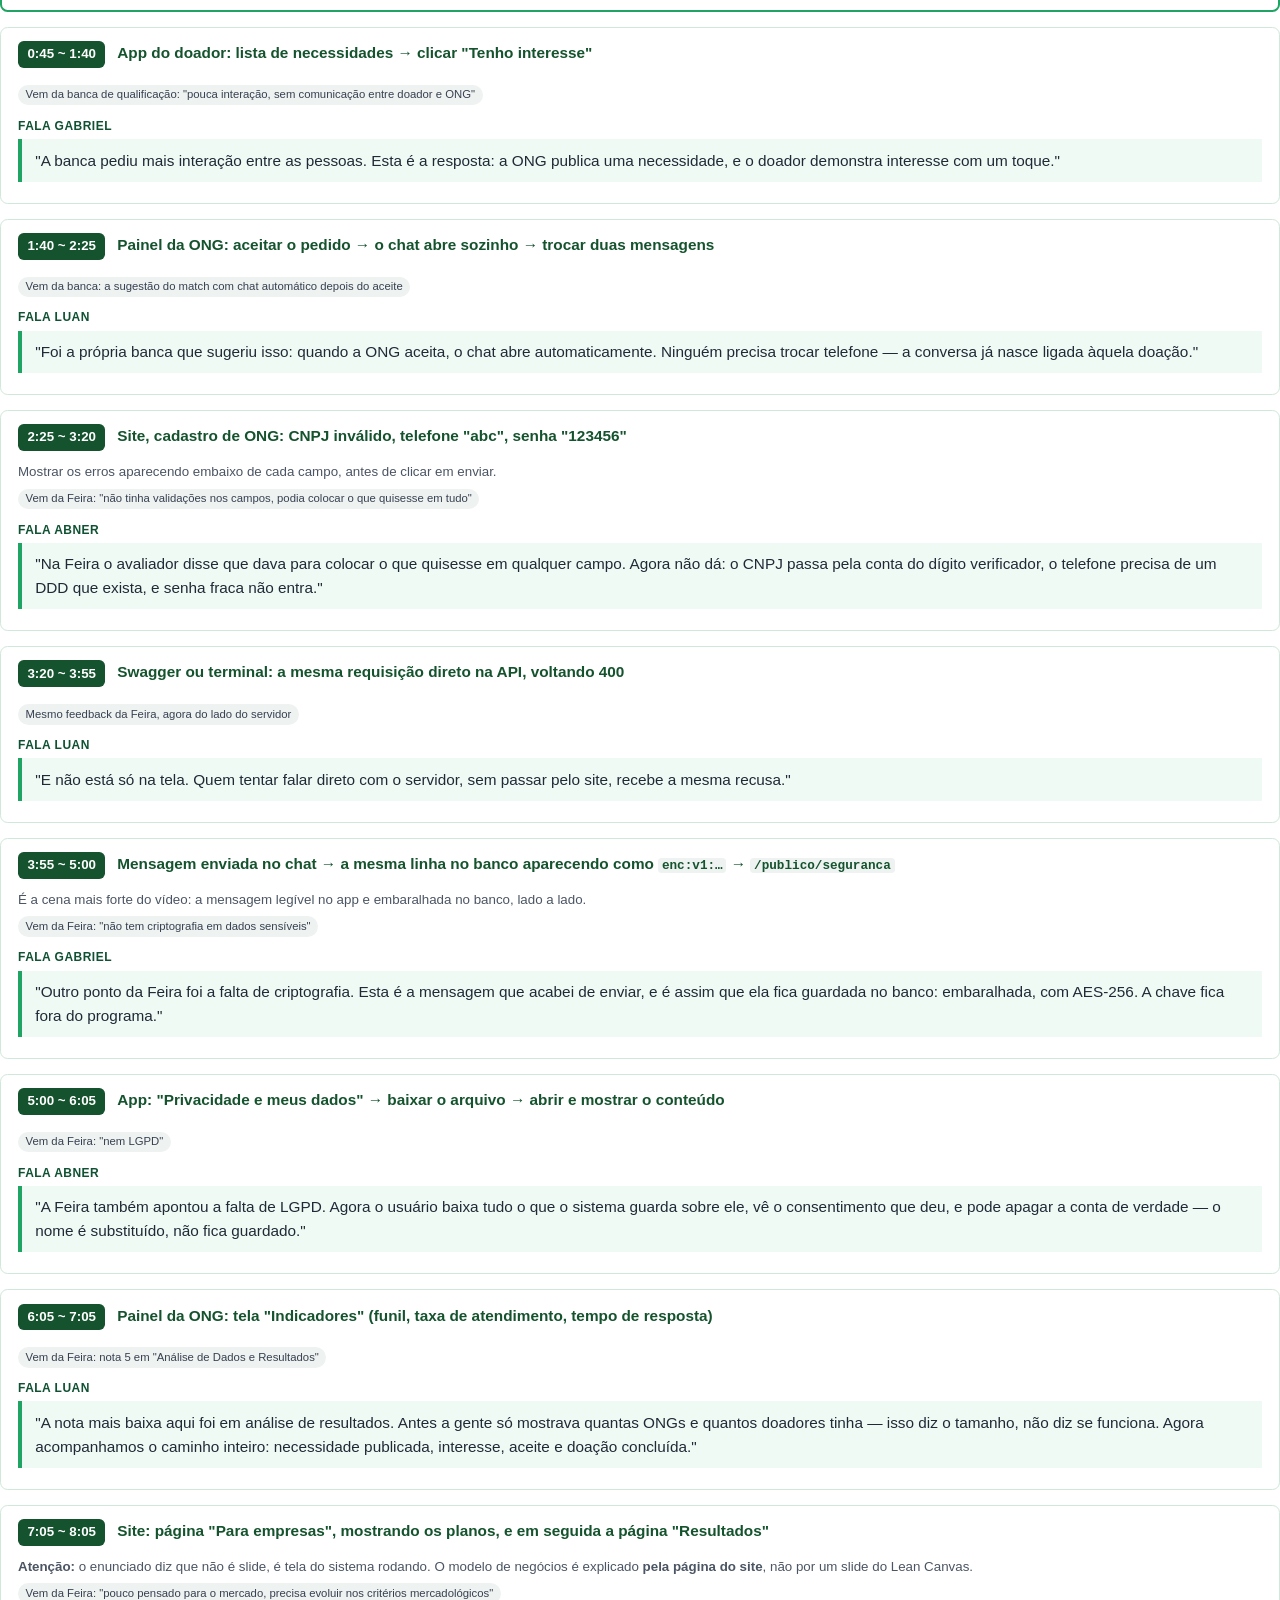
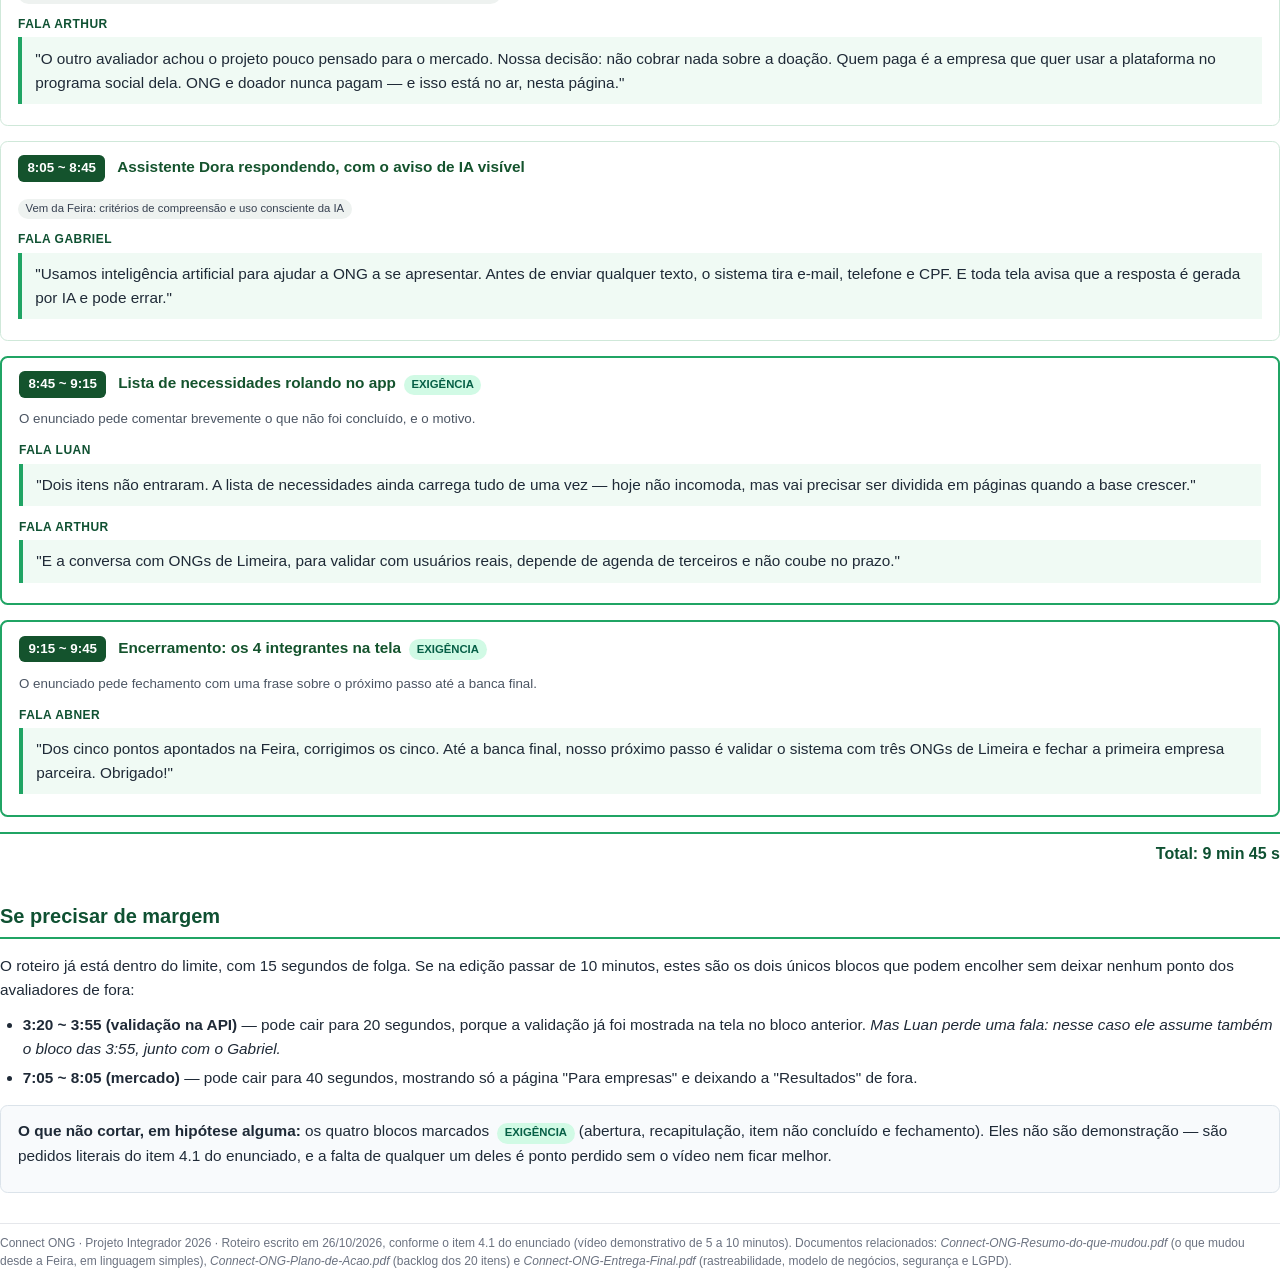
<file: docs/entregas/roteiro-video.html>
<!doctype html>
<html lang="pt-BR"><head><meta charset="utf-8">
<title>Connect ONG — Roteiro do vídeo final</title>
<link rel="stylesheet" href="estilo-resumo.css">
<style>
/* Ajustes só deste documento: ele é lido DURANTE a gravação, então o bloco
   de cada cena precisa ser achado de relance e nunca pode quebrar no meio. */
.cena { border: 1px solid #cfe8d9; border-radius: 2mm; padding: 3.5mm 4.5mm;
        margin: 0 0 4mm; break-inside: avoid; }
.cena .tempo { display: inline-block; background: #14532d; color: #fff;
               font-weight: 700; font-size: 10pt; padding: .8mm 2.5mm;
               border-radius: 1.5mm; margin-right: 2mm; }
.cena .tela { font-weight: 600; color: #14532d; }
.cena .detalhe { font-size: 10pt; color: #4b5563; margin: 1.5mm 0 0; }
.origem { display: inline-block; background: #eef2f0; color: #374151;
          font-size: 8.5pt; padding: .4mm 2mm; border-radius: 3mm;
          margin-top: 1.5mm; }
.quem { font-size: 9pt; text-transform: uppercase; letter-spacing: .04em;
        color: #0f5132; font-weight: 700; margin: 3mm 0 1mm; }
.fala { background: #f0faf4; border-left: 4px solid #20a464;
        padding: 2.5mm 3.5mm; margin: 0 0 2mm; font-size: 11.5pt; }
.exigencia { border-color: #20a464; border-width: 2px; }
.marca { display: inline-block; background: #d1fae5; color: #065f46;
         font-weight: 700; font-size: 8.5pt; padding: .4mm 2mm;
         border-radius: 3mm; margin-left: 1mm; }
.aviso { background: #f0faf4; border: 1px solid #cfe8d9; border-left: 5px solid #20a464;
         border-radius: 2mm; padding: 4mm 5mm; margin: 0 0 6mm; }
.aviso h3 { margin-top: 0; }
.check li { margin-bottom: 2.5mm; }
.total { text-align: right; font-weight: 700; color: #0f5132; font-size: 12pt;
         border-top: 2px solid #20a464; padding-top: 2mm; margin-top: 2mm; }
</style></head><body>

<div class="capa">
  <h1>Roteiro do vídeo final</h1>
  <div class="sub">Connect ONG · Projeto Integrador · o que mostrar, quando, e a fala de cada integrante</div>
  <div class="meta">
    <div><b>Equipe</b>Gabriel Chinelatto · Abner Viola · Luan Felipe · Arthur Souza</div>
    <div><b>Duração</b>9 min 45 s — dentro do limite de 5 a 10 minutos</div>
    <div><b>Data</b>26/10/2026</div>
    <div><b>Como usar</b>Cada bloco tem o tempo, o que aparece na tela e a fala pronta</div>
  </div>
</div>

<div class="aviso">
<h3>Este roteiro segue o item 4.1 do enunciado</h3>
<p>O professor pede: vídeo único de <b>5 a 10 minutos</b>; abertura rápida de
<b>15 a 20 segundos</b>; <b>recapitulação em uma frase</b> do que a banca de
qualificação e a Feira apontaram; demonstração de cada melhoria
<b>mostrando o sistema rodando — não é slide</b> — e <b>citando de qual
feedback ela veio</b>; comentário breve sobre o que não foi concluído; e
fechamento com uma frase sobre o próximo passo até a banca final.</p>
<p>Os blocos marcados <span class="marca">EXIGÊNCIA</span> são os que atendem
um pedido específico dele — <b>não cortar nenhum deles</b>. Todo o resto é
demonstração do sistema em funcionamento, nunca apresentação de slide.</p>
</div>

<h2>Antes de gravar</h2>
<ul class="check">
<li><code>INICIAR-FEIRA.bat</code> rodado e as três telas no ar.</li>
<li><code>RESTAURAR-DEMO.bat</code> rodado, para a Lar Viva ter pedidos
pendentes para aceitar ao vivo no bloco das 1:40.</li>
<li><b>Conferir que a criptografia está ligada:</b> abrir
<code>127.0.0.1:8080/publico/seguranca</code> e ver
<code>criptografiaEmRepouso: true</code>. Se vier <code>false</code>, falta o
arquivo <code>chave-cripto.txt</code> na pasta FEIRA ESCOLA, e o bloco das
3:55 não terá o que mostrar.</li>
<li><code>/ia/status?ping=true</code> respondendo <code>ok</code> — senão a
Dora grava em "modo básico" e o bloco das 8:05 fica fraco.</li>
<li>Contas: doador <code>demo.joao@connectong.com</code>, ONG
<code>demo.larviva@connectong.com</code>, senha <code>demo123</code>.</li>
</ul>

<h2>Divisão das falas</h2>
<p>Cada um fala da frente que implementou — a mesma divisão do Plano de Ação,
em que cada integrante tem quatro itens do backlog. A avaliação olha a
participação de todos, e aqui os quatro falam ao menos três vezes.</p>
<table>
<thead><tr><th>Integrante</th><th>Frente</th><th>Fala sobre</th><th>Falas</th></tr></thead>
<tbody>
<tr><td><b>Gabriel Chinelatto</b></td><td>Back-end e design</td><td>abertura, match → chat, criptografia, IA</td><td>4</td></tr>
<tr><td><b>Luan Felipe</b></td><td>Back-end</td><td>chat, validação na API, indicadores, item não concluído</td><td>4</td></tr>
<tr><td><b>Abner Viola</b></td><td>Front-end</td><td>validação nas telas, LGPD, fechamento</td><td>3</td></tr>
<tr><td><b>Arthur Souza</b></td><td>Design e testes</td><td>recapitulação, mercado, item não concluído</td><td>3</td></tr>
</tbody>
</table>
<p class="nota">A fala <b>não precisa durar o tempo todo do bloco</b> — entra
música de fundo e legenda para completar. Falas curtas, em tom de conversa.</p>

<h2 class="quebra">Roteiro</h2>

<div class="cena exigencia">
<p><span class="tempo">0:00 ~ 0:20</span> <span class="tela">Abertura: logo do projeto e os 4 integrantes na tela</span> <span class="marca">EXIGÊNCIA</span></p>
<p class="detalhe">Ele pede abertura rápida, de 15 a 20 segundos. Não alongar.</p>
<div class="quem">Fala Gabriel</div>
<div class="fala">"Somos a equipe do Connect ONG — Gabriel, Abner, Luan e Arthur. Nosso projeto liga quem quer doar às ONGs que precisam."</div>
</div>

<div class="cena exigencia">
<p><span class="tempo">0:20 ~ 0:45</span> <span class="tela">Tela do sistema já aberta ao fundo (site na página inicial)</span> <span class="marca">EXIGÊNCIA</span></p>
<p class="detalhe">A recapitulação em <b>uma frase</b> do que a banca de qualificação e a Feira apontaram. É um pedido explícito do enunciado.</p>
<div class="quem">Fala Arthur</div>
<div class="fala">"A banca de qualificação disse que faltava interação entre as pessoas, e a Feira apontou cinco falhas: campos sem validação, falta de criptografia, falta de LGPD, poucos dados sobre resultados e pouca visão de mercado. É isso que a gente vai mostrar resolvido."</div>
</div>

<div class="cena">
<p><span class="tempo">0:45 ~ 1:40</span> <span class="tela">App do doador: lista de necessidades → clicar "Tenho interesse"</span></p>
<div class="origem">Vem da banca de qualificação: "pouca interação, sem comunicação entre doador e ONG"</div>
<div class="quem">Fala Gabriel</div>
<div class="fala">"A banca pediu mais interação entre as pessoas. Esta é a resposta: a ONG publica uma necessidade, e o doador demonstra interesse com um toque."</div>
</div>

<div class="cena">
<p><span class="tempo">1:40 ~ 2:25</span> <span class="tela">Painel da ONG: aceitar o pedido → o chat abre sozinho → trocar duas mensagens</span></p>
<div class="origem">Vem da banca: a sugestão do match com chat automático depois do aceite</div>
<div class="quem">Fala Luan</div>
<div class="fala">"Foi a própria banca que sugeriu isso: quando a ONG aceita, o chat abre automaticamente. Ninguém precisa trocar telefone — a conversa já nasce ligada àquela doação."</div>
</div>

<div class="cena">
<p><span class="tempo">2:25 ~ 3:20</span> <span class="tela">Site, cadastro de ONG: CNPJ inválido, telefone "abc", senha "123456"</span></p>
<p class="detalhe">Mostrar os erros aparecendo embaixo de cada campo, antes de clicar em enviar.</p>
<div class="origem">Vem da Feira: "não tinha validações nos campos, podia colocar o que quisesse em tudo"</div>
<div class="quem">Fala Abner</div>
<div class="fala">"Na Feira o avaliador disse que dava para colocar o que quisesse em qualquer campo. Agora não dá: o CNPJ passa pela conta do dígito verificador, o telefone precisa de um DDD que exista, e senha fraca não entra."</div>
</div>

<div class="cena">
<p><span class="tempo">3:20 ~ 3:55</span> <span class="tela">Swagger ou terminal: a mesma requisição direto na API, voltando 400</span></p>
<div class="origem">Mesmo feedback da Feira, agora do lado do servidor</div>
<div class="quem">Fala Luan</div>
<div class="fala">"E não está só na tela. Quem tentar falar direto com o servidor, sem passar pelo site, recebe a mesma recusa."</div>
</div>

<div class="cena">
<p><span class="tempo">3:55 ~ 5:00</span> <span class="tela">Mensagem enviada no chat → a mesma linha no banco aparecendo como <code>enc:v1:…</code> → <code>/publico/seguranca</code></span></p>
<p class="detalhe">É a cena mais forte do vídeo: a mensagem legível no app e embaralhada no banco, lado a lado.</p>
<div class="origem">Vem da Feira: "não tem criptografia em dados sensíveis"</div>
<div class="quem">Fala Gabriel</div>
<div class="fala">"Outro ponto da Feira foi a falta de criptografia. Esta é a mensagem que acabei de enviar, e é assim que ela fica guardada no banco: embaralhada, com AES-256. A chave fica fora do programa."</div>
</div>

<div class="cena">
<p><span class="tempo">5:00 ~ 6:05</span> <span class="tela">App: "Privacidade e meus dados" → baixar o arquivo → abrir e mostrar o conteúdo</span></p>
<div class="origem">Vem da Feira: "nem LGPD"</div>
<div class="quem">Fala Abner</div>
<div class="fala">"A Feira também apontou a falta de LGPD. Agora o usuário baixa tudo o que o sistema guarda sobre ele, vê o consentimento que deu, e pode apagar a conta de verdade — o nome é substituído, não fica guardado."</div>
</div>

<div class="cena">
<p><span class="tempo">6:05 ~ 7:05</span> <span class="tela">Painel da ONG: tela "Indicadores" (funil, taxa de atendimento, tempo de resposta)</span></p>
<div class="origem">Vem da Feira: nota 5 em "Análise de Dados e Resultados"</div>
<div class="quem">Fala Luan</div>
<div class="fala">"A nota mais baixa aqui foi em análise de resultados. Antes a gente só mostrava quantas ONGs e quantos doadores tinha — isso diz o tamanho, não diz se funciona. Agora acompanhamos o caminho inteiro: necessidade publicada, interesse, aceite e doação concluída."</div>
</div>

<div class="cena">
<p><span class="tempo">7:05 ~ 8:05</span> <span class="tela">Site: página "Para empresas", mostrando os planos, e em seguida a página "Resultados"</span></p>
<p class="detalhe"><b>Atenção:</b> o enunciado diz que não é slide, é tela do sistema rodando. O modelo de negócios é explicado <b>pela página do site</b>, não por um slide do Lean Canvas.</p>
<div class="origem">Vem da Feira: "pouco pensado para o mercado, precisa evoluir nos critérios mercadológicos"</div>
<div class="quem">Fala Arthur</div>
<div class="fala">"O outro avaliador achou o projeto pouco pensado para o mercado. Nossa decisão: não cobrar nada sobre a doação. Quem paga é a empresa que quer usar a plataforma no programa social dela. ONG e doador nunca pagam — e isso está no ar, nesta página."</div>
</div>

<div class="cena">
<p><span class="tempo">8:05 ~ 8:45</span> <span class="tela">Assistente Dora respondendo, com o aviso de IA visível</span></p>
<div class="origem">Vem da Feira: critérios de compreensão e uso consciente da IA</div>
<div class="quem">Fala Gabriel</div>
<div class="fala">"Usamos inteligência artificial para ajudar a ONG a se apresentar. Antes de enviar qualquer texto, o sistema tira e-mail, telefone e CPF. E toda tela avisa que a resposta é gerada por IA e pode errar."</div>
</div>

<div class="cena exigencia">
<p><span class="tempo">8:45 ~ 9:15</span> <span class="tela">Lista de necessidades rolando no app</span> <span class="marca">EXIGÊNCIA</span></p>
<p class="detalhe">O enunciado pede comentar brevemente o que não foi concluído, e o motivo.</p>
<div class="quem">Fala Luan</div>
<div class="fala">"Dois itens não entraram. A lista de necessidades ainda carrega tudo de uma vez — hoje não incomoda, mas vai precisar ser dividida em páginas quando a base crescer."</div>
<div class="quem">Fala Arthur</div>
<div class="fala">"E a conversa com ONGs de Limeira, para validar com usuários reais, depende de agenda de terceiros e não coube no prazo."</div>
</div>

<div class="cena exigencia">
<p><span class="tempo">9:15 ~ 9:45</span> <span class="tela">Encerramento: os 4 integrantes na tela</span> <span class="marca">EXIGÊNCIA</span></p>
<p class="detalhe">O enunciado pede fechamento com uma frase sobre o próximo passo até a banca final.</p>
<div class="quem">Fala Abner</div>
<div class="fala">"Dos cinco pontos apontados na Feira, corrigimos os cinco. Até a banca final, nosso próximo passo é validar o sistema com três ONGs de Limeira e fechar a primeira empresa parceira. Obrigado!"</div>
</div>

<p class="total">Total: 9 min 45 s</p>

<h2>Se precisar de margem</h2>
<p>O roteiro já está dentro do limite, com 15 segundos de folga. Se na edição
passar de 10 minutos, estes são os dois únicos blocos que podem encolher sem
deixar nenhum ponto dos avaliadores de fora:</p>
<ul>
<li><b>3:20 ~ 3:55 (validação na API)</b> — pode cair para 20 segundos, porque
a validação já foi mostrada na tela no bloco anterior. <i>Mas Luan perde uma
fala: nesse caso ele assume também o bloco das 3:55, junto com o Gabriel.</i></li>
<li><b>7:05 ~ 8:05 (mercado)</b> — pode cair para 40 segundos, mostrando só a
página "Para empresas" e deixando a "Resultados" de fora.</li>
</ul>
<div class="caixa">
<p><b>O que não cortar, em hipótese alguma:</b> os quatro blocos marcados
<span class="marca">EXIGÊNCIA</span> (abertura, recapitulação, item não
concluído e fechamento). Eles não são demonstração — são pedidos literais do
item 4.1 do enunciado, e a falta de qualquer um deles é ponto perdido sem o
vídeo nem ficar melhor.</p>
</div>

<div class="rodape">
Connect ONG · Projeto Integrador 2026 · Roteiro escrito em 26/10/2026, conforme
o item 4.1 do enunciado (vídeo demonstrativo de 5 a 10 minutos).
Documentos relacionados: <i>Connect-ONG-Resumo-do-que-mudou.pdf</i> (o que
mudou desde a Feira, em linguagem simples), <i>Connect-ONG-Plano-de-Acao.pdf</i>
(backlog dos 20 itens) e <i>Connect-ONG-Entrega-Final.pdf</i> (rastreabilidade,
modelo de negócios, segurança e LGPD).
</div>

</body></html>
</file>
<file: docs/entregas/estilo.css>
@page { size: A4 landscape; margin: 14mm 14mm 16mm; }
* { box-sizing: border-box; }
body { font-family: "Segoe UI", Arial, sans-serif; color: #1f2a37; font-size: 10.5pt; line-height: 1.45; margin: 0; }
h1 { font-size: 22pt; color: #0f5132; margin: 0 0 2mm; }
h2 { font-size: 14pt; color: #0f5132; border-bottom: 2px solid #20a464; padding-bottom: 1.5mm; margin: 7mm 0 3mm; break-after: avoid; }
h3 { font-size: 11.5pt; color: #14532d; margin: 5mm 0 2mm; break-after: avoid; }
p { margin: 0 0 2.5mm; }
.sub { color: #4b5563; font-size: 11pt; margin-bottom: 5mm; }
.capa { border-left: 6px solid #20a464; padding: 4mm 6mm; background: #f0faf4; margin-bottom: 6mm; }
.meta { display: grid; grid-template-columns: repeat(4, 1fr); gap: 3mm; margin-top: 3mm; font-size: 9.5pt; }
.meta div { background: #fff; border: 1px solid #cfe8d9; border-radius: 2mm; padding: 2mm 3mm; }
.meta b { display: block; color: #0f5132; font-size: 8.5pt; text-transform: uppercase; letter-spacing: .03em; }
table { width: 100%; border-collapse: collapse; font-size: 9pt; margin: 2mm 0 4mm; }
th { background: #14532d; color: #fff; text-align: left; padding: 2mm; font-weight: 600; }
td { border-bottom: 1px solid #d9e2dc; padding: 1.8mm 2mm; vertical-align: top; }
tr { break-inside: avoid; }
tbody tr:nth-child(even) td { background: #f7faf8; }
.tag { display: inline-block; padding: .4mm 2mm; border-radius: 3mm; font-weight: 700; font-size: 8pt; white-space: nowrap; }
.must { background: #fde2e1; color: #9b1c1c; } .should { background: #fef3c7; color: #92400e; }
.could { background: #dbeafe; color: #1e40af; } .wont { background: #e5e7eb; color: #374151; }
.feito { background: #d1fae5; color: #065f46; } .parcial { background: #fef3c7; color: #92400e; } .nao { background: #fde2e1; color: #9b1c1c; }
.id { font-weight: 700; color: #14532d; white-space: nowrap; }
.nota { font-size: 8.5pt; color: #6b7280; }
.caixa { background: #f8fafc; border: 1px solid #dbe3ea; border-radius: 2mm; padding: 3mm 4mm; margin: 3mm 0; break-inside: avoid; }
.dois { display: grid; grid-template-columns: 1fr 1fr; gap: 5mm; }
.baixa { color: #9b1c1c; font-weight: 700; }
ul { margin: 0 0 2mm; padding-left: 5mm; } li { margin-bottom: 1mm; }
code { font-family: Consolas, monospace; font-size: 8.5pt; background: #eef2f0; padding: 0 1mm; border-radius: 1mm; }
.quebra { break-before: page; }
.rodape { margin-top: 6mm; font-size: 8.5pt; color: #6b7280; border-top: 1px solid #e5e7eb; padding-top: 2mm; }
</file>
<file: docs/entregas/estilo-apresentacao.css>
/* Folha de estilo dos dois documentos da BANCA FINAL (18/11/2026):
   o guia de quem conduz e o roteiro de falas da equipe.
   A4 retrato, letra grande: estes papéis são lidos em pé, minutos antes de
   apresentar, e o de falas é olhado de relance durante a apresentação. */

@page { size: A4 portrait; margin: 14mm 15mm 16mm; }
* { box-sizing: border-box; }

body { font-family: "Segoe UI", Arial, sans-serif; color: #1f2a37;
       font-size: 11pt; line-height: 1.5; margin: 0; }

h1 { font-size: 23pt; color: #0f5132; margin: 0 0 2mm; }
h2 { font-size: 14.5pt; color: #0f5132; border-bottom: 2px solid #20a464;
     padding-bottom: 1.5mm; margin: 8mm 0 4mm; break-after: avoid; }
h3 { font-size: 12pt; color: #14532d; margin: 5mm 0 2mm; break-after: avoid; }
p { margin: 0 0 3mm; }
ul, ol { margin: 0 0 3mm; padding-left: 6mm; }
li { margin-bottom: 1.5mm; }
code { font-family: Consolas, monospace; font-size: 9.5pt; background: #eef2f0;
       padding: 0 1mm; border-radius: 1mm; }

.capa { border-left: 6px solid #20a464; padding: 5mm 6mm; background: #f0faf4;
        margin-bottom: 6mm; }
.sub { color: #4b5563; font-size: 11.5pt; margin-bottom: 4mm; }
.meta { display: grid; grid-template-columns: repeat(3, 1fr); gap: 3mm;
        margin-top: 4mm; font-size: 9.5pt; }
.meta div { background: #fff; border: 1px solid #cfe8d9; border-radius: 2mm;
            padding: 2.5mm 3mm; }
.meta b { display: block; color: #0f5132; font-size: 8.5pt;
          text-transform: uppercase; letter-spacing: .03em; }

table { width: 100%; border-collapse: collapse; font-size: 10pt; margin: 2mm 0 4mm; }
th { background: #14532d; color: #fff; text-align: left; padding: 2mm; font-weight: 600; }
td { border-bottom: 1px solid #d9e2dc; padding: 2mm; vertical-align: top; }
tr { break-inside: avoid; }
tbody tr:nth-child(even) td { background: #f7faf8; }

.caixa { background: #f8fafc; border: 1px solid #dbe3ea; border-radius: 2mm;
         padding: 3mm 4mm; margin: 3mm 0; break-inside: avoid; }
.alerta { background: #fff7ed; border: 1px solid #fed7aa; border-radius: 2mm;
          padding: 3mm 4mm; margin: 3mm 0; break-inside: avoid; }
.ok { background: #f0faf4; border: 1px solid #a7e3c4; border-radius: 2mm;
      padding: 3mm 4mm; margin: 3mm 0; break-inside: avoid; }
.nota { font-size: 9.5pt; color: #6b7280; }
.quebra { break-before: page; }

/* ---------- blocos de fala (documento 2) ---------- */
.bloco { border: 1px solid #cfe8d9; border-radius: 2.5mm; padding: 4mm 5mm;
         margin: 0 0 4mm; break-inside: avoid; }
.cab { display: flex; align-items: baseline; gap: 3mm; margin-bottom: 2mm;
       flex-wrap: wrap; }
.tempo { font-family: Consolas, monospace; font-size: 10pt; color: #0f5132;
         background: #e7f4ec; border-radius: 2mm; padding: 0.5mm 2mm; font-weight: 700; }
.quem { font-size: 13pt; font-weight: 800; color: #14532d; }
.tela { font-size: 9.5pt; color: #4b5563; }
.origem { font-size: 9pt; color: #9a3412; background: #fff7ed;
          border: 1px solid #fed7aa; border-radius: 3mm; padding: 0.5mm 2.5mm; }
.fala { font-size: 11.5pt; line-height: 1.6; margin: 2mm 0 3mm;
        border-left: 3px solid #20a464; padding-left: 4mm; }
.chaves { font-size: 10pt; color: #0f5132; background: #f0faf4;
          border-radius: 2mm; padding: 2mm 3mm; }
.chaves b { text-transform: uppercase; font-size: 8.5pt; letter-spacing: .04em;
            color: #6b7280; display: block; margin-bottom: 0.5mm; }
.rodape { margin-top: 6mm; font-size: 9pt; color: #6b7280;
          border-top: 1px solid #e5e7eb; padding-top: 2mm; }
</file>
<file: docs/entregas/estilo-resumo.css>
/* Folha de estilo do RESUMO (documento de leitura facil).
   Mesmas cores e fontes do estilo.css das outras entregas, mas em A4
   RETRATO e com letra maior: este documento e para ser LIDO por quem nao
   acompanhou o projeto, nao para ser consultado como tabela. */

@page { size: A4 portrait; margin: 16mm 16mm 18mm; }
* { box-sizing: border-box; }

body { font-family: "Segoe UI", Arial, sans-serif; color: #1f2a37;
       font-size: 11.5pt; line-height: 1.55; margin: 0; }

h1 { font-size: 24pt; color: #0f5132; margin: 0 0 2mm; }
h2 { font-size: 15pt; color: #0f5132; border-bottom: 2px solid #20a464;
     padding-bottom: 1.5mm; margin: 9mm 0 4mm; break-after: avoid; }
h3 { font-size: 12.5pt; color: #14532d; margin: 6mm 0 2mm; break-after: avoid; }
p { margin: 0 0 3mm; }

.capa { border-left: 6px solid #20a464; padding: 5mm 6mm; background: #f0faf4;
        margin-bottom: 7mm; }
.sub { color: #4b5563; font-size: 12pt; margin-bottom: 5mm; }
.meta { display: grid; grid-template-columns: 1fr 1fr; gap: 3mm; margin-top: 4mm;
        font-size: 10pt; }
.meta div { background: #fff; border: 1px solid #cfe8d9; border-radius: 2mm;
            padding: 2.5mm 3mm; }
.meta b { display: block; color: #0f5132; font-size: 8.5pt;
          text-transform: uppercase; letter-spacing: .03em; }

/* O bloco de cada ponto: o que disseram -> o que fizemos -> como ver */
.ponto { border: 1px solid #cfe8d9; border-radius: 2mm; padding: 4mm 5mm;
         margin: 0 0 5mm; break-inside: avoid; }
.ponto h3 { margin-top: 0; }
.critica { background: #fff7ed; border-left: 4px solid #d97706;
           padding: 2.5mm 3.5mm; margin: 0 0 3mm; font-style: italic;
           color: #7c2d12; }
.critica b { font-style: normal; display: block; font-size: 8.5pt;
             text-transform: uppercase; letter-spacing: .03em;
             color: #92400e; margin-bottom: 1mm; }
.comover { background: #f0faf4; border-left: 4px solid #20a464;
           padding: 2.5mm 3.5mm; margin: 3mm 0 0; font-size: 10.5pt; }
.comover b { display: block; font-size: 8.5pt; text-transform: uppercase;
             letter-spacing: .03em; color: #0f5132; margin-bottom: 1mm; }

table { width: 100%; border-collapse: collapse; font-size: 10pt; margin: 3mm 0 5mm; }
th { background: #14532d; color: #fff; text-align: left; padding: 2.2mm; font-weight: 600; }
td { border-bottom: 1px solid #d9e2dc; padding: 2mm 2.2mm; vertical-align: top; }
tr { break-inside: avoid; }
tbody tr:nth-child(even) td { background: #f7faf8; }

.numeros { display: grid; grid-template-columns: repeat(3, 1fr); gap: 3mm; margin: 4mm 0 5mm; }
.numeros div { background: #f0faf4; border: 1px solid #cfe8d9; border-radius: 2mm;
               padding: 3mm; text-align: center; break-inside: avoid; }
.numeros strong { display: block; font-size: 19pt; color: #0f5132; line-height: 1.1; }
.numeros span { font-size: 9pt; color: #4b5563; }

.caixa { background: #f8fafc; border: 1px solid #dbe3ea; border-radius: 2mm;
         padding: 3.5mm 4.5mm; margin: 4mm 0; break-inside: avoid; }
.tag { display: inline-block; padding: .5mm 2.2mm; border-radius: 3mm;
       font-weight: 700; font-size: 8.5pt; white-space: nowrap; }
.feito { background: #d1fae5; color: #065f46; }
.nao { background: #e5e7eb; color: #374151; }
code { font-family: Consolas, monospace; font-size: 9.5pt; background: #eef2f0;
       padding: 0 1mm; border-radius: 1mm; }
ul { margin: 0 0 3mm; padding-left: 6mm; } li { margin-bottom: 1.5mm; }
.nota { font-size: 9.5pt; color: #6b7280; }
.quebra { break-before: page; }
.rodape { margin-top: 8mm; font-size: 9pt; color: #6b7280;
          border-top: 1px solid #e5e7eb; padding-top: 2.5mm; }
</file>
